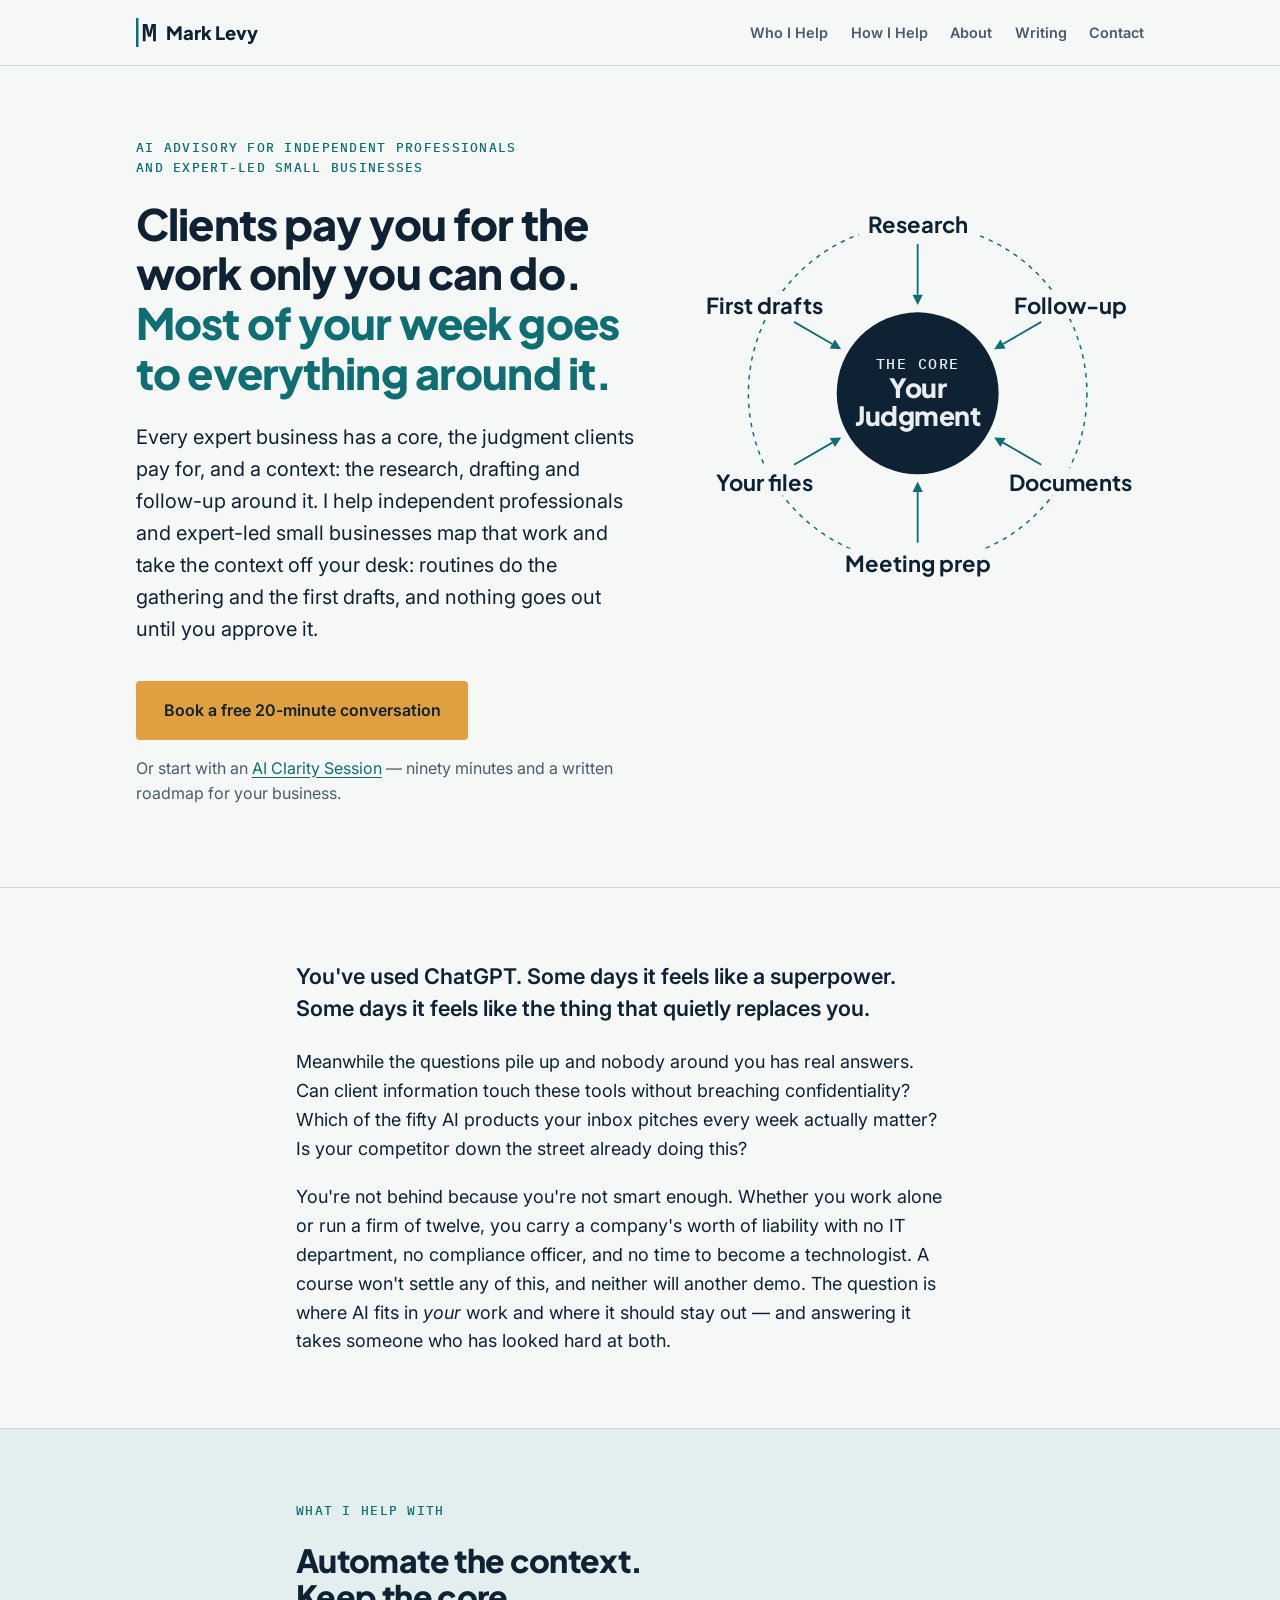
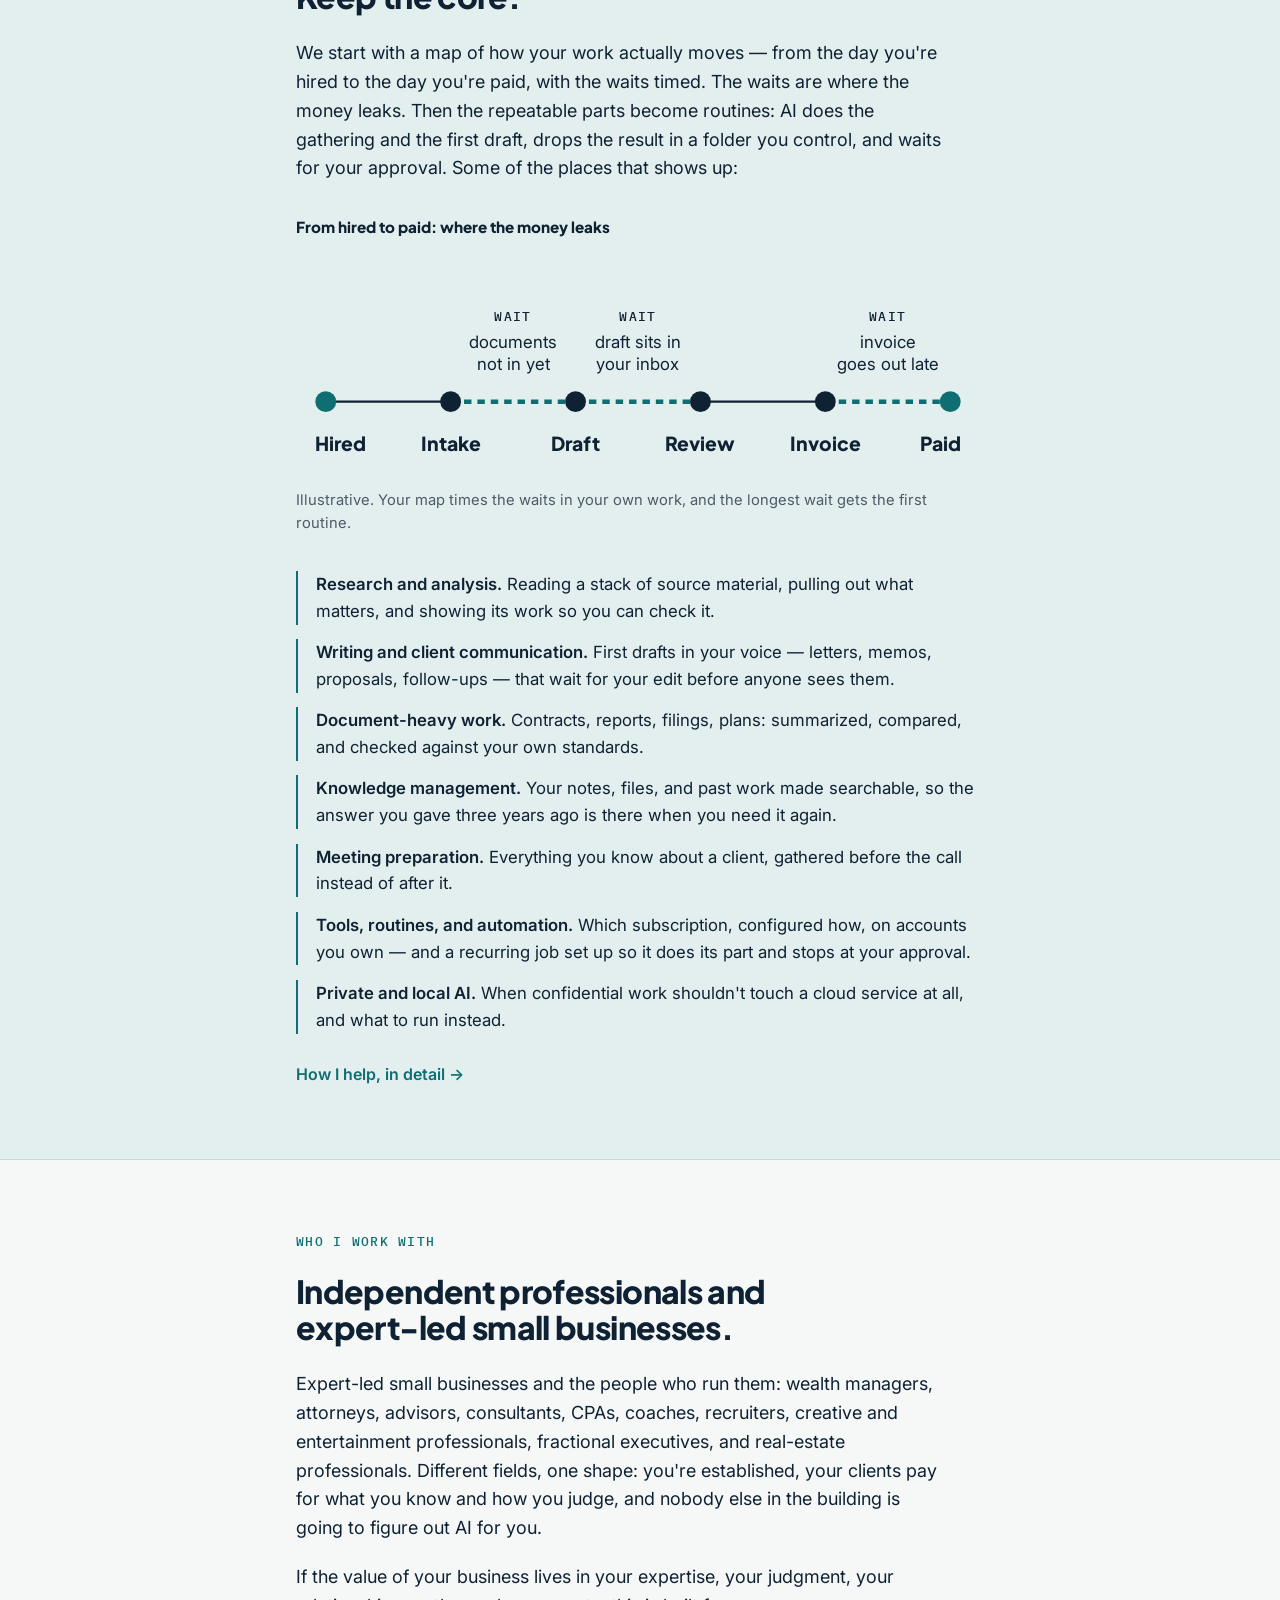
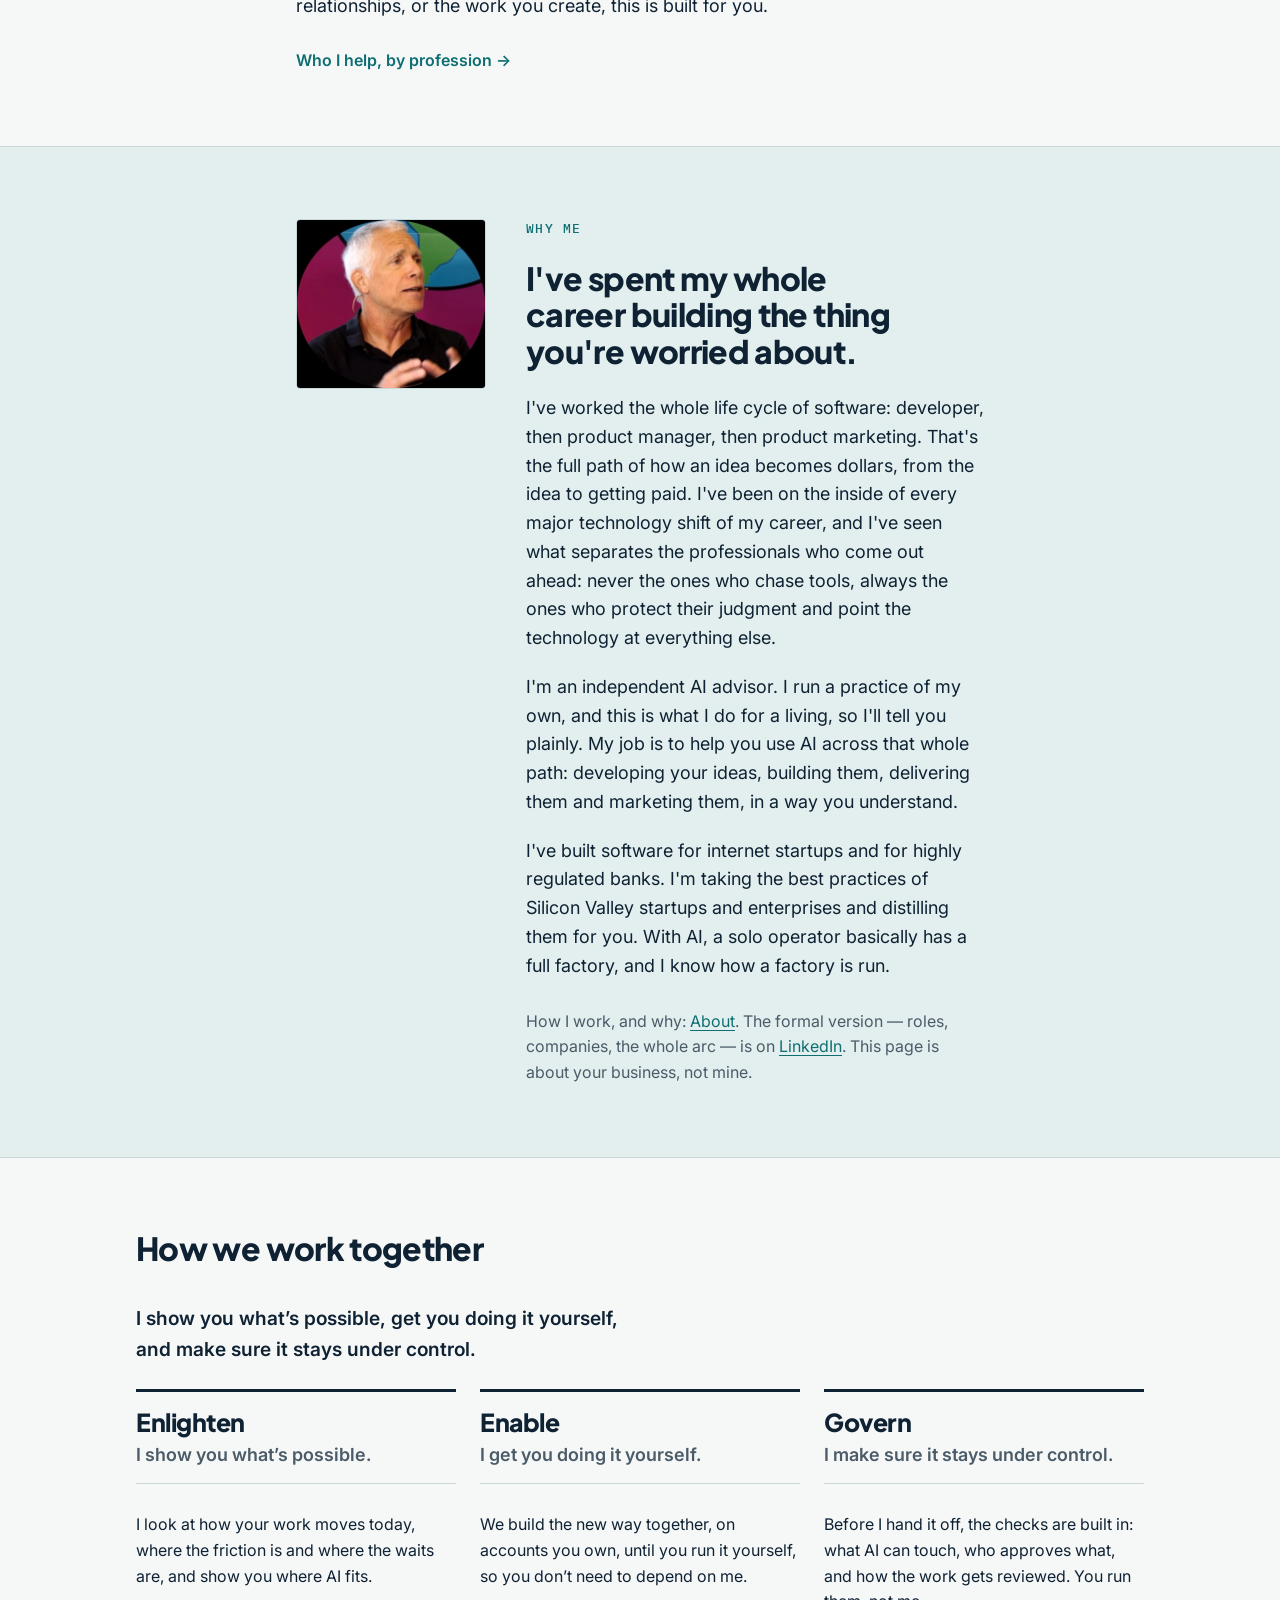
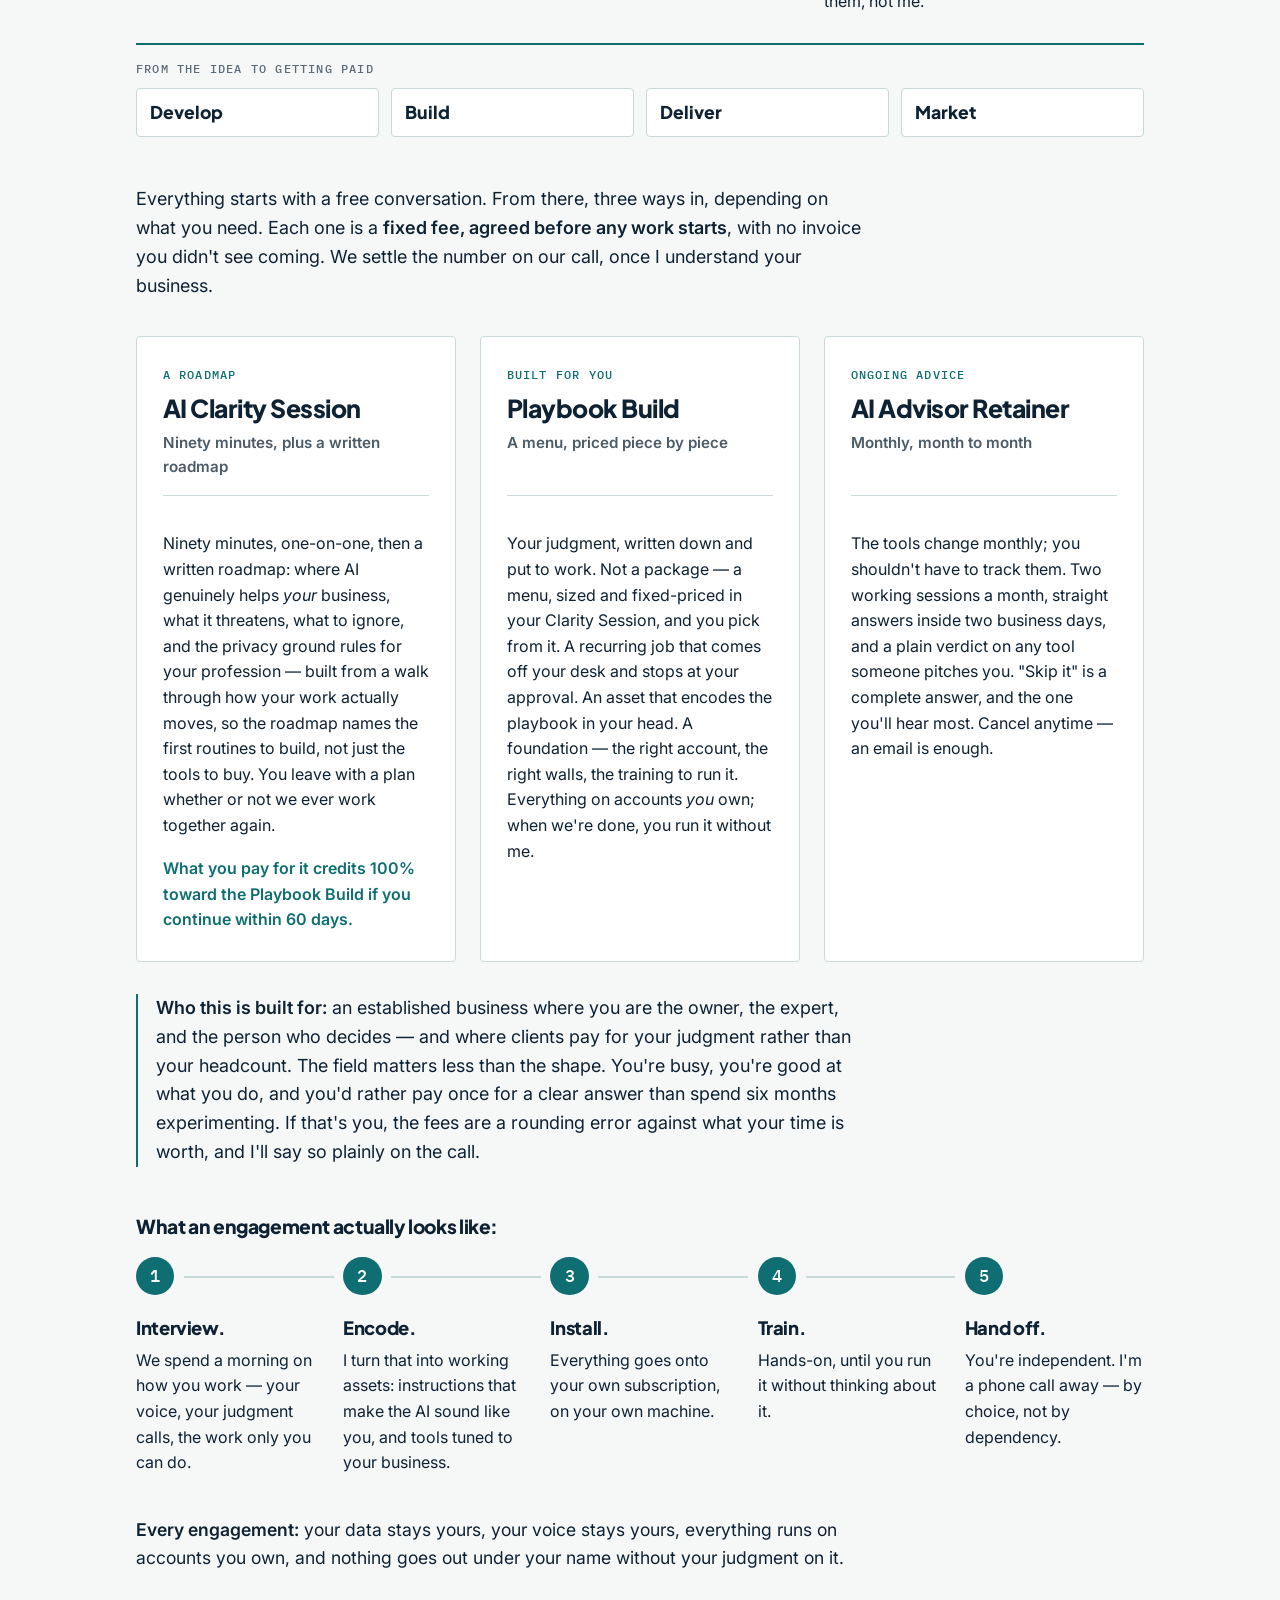
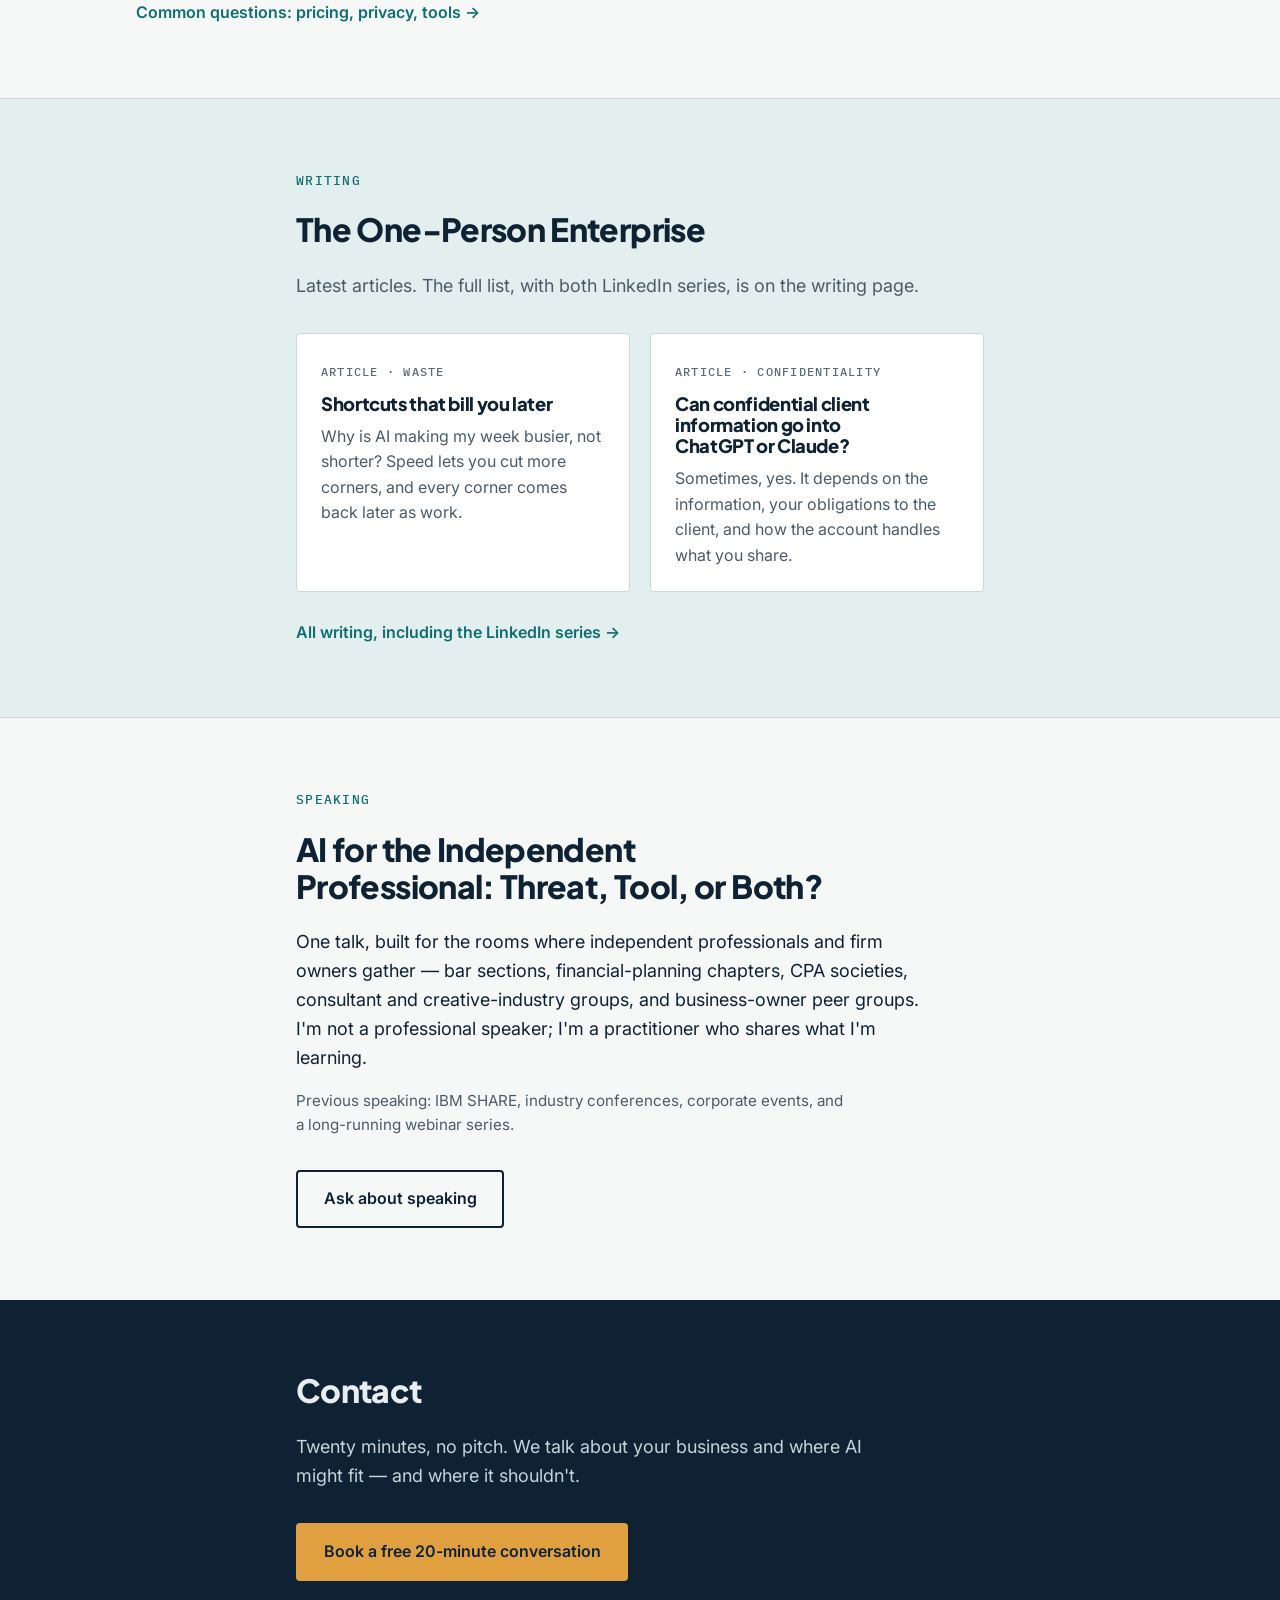
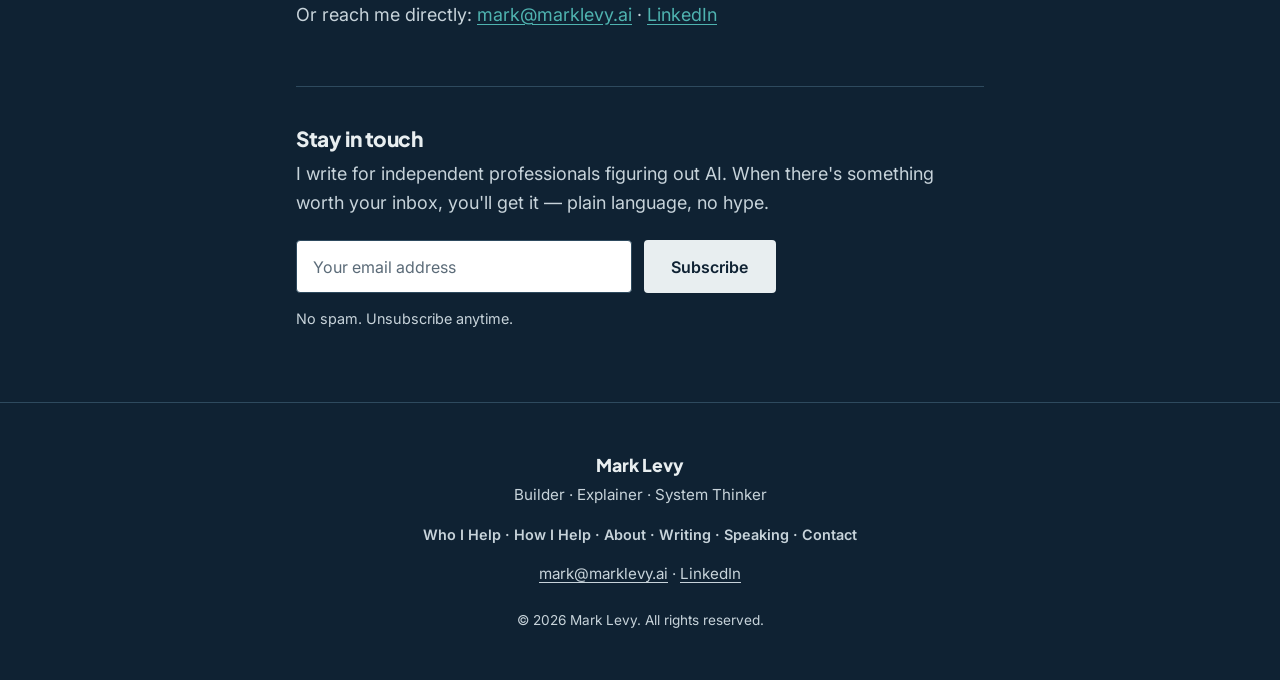
<file: index.html>
<!DOCTYPE html>
<html lang="en">
<head>
    <meta charset="UTF-8">
    <meta name="viewport" content="width=device-width, initial-scale=1.0">
    <title>AI Advisor &amp; Consultant for Independent Professionals | Mark Levy</title>
    <meta name="description" content="Practical AI advisory for independent professionals and expert-led small businesses. Where AI fits your work, set up privately, on accounts you own.">
    <meta name="theme-color" content="#F6F8F8">
    <meta property="og:title" content="AI Advisor &amp; Consultant for Independent Professionals | Mark Levy">
    <meta property="og:description" content="Practical AI advisory for independent professionals and expert-led small businesses. Where AI fits your work, set up privately, on accounts you own.">
    <meta property="og:type" content="website">
    <meta property="og:url" content="https://www.marklevy.ai/">
    <meta property="og:site_name" content="Mark Levy">
    <meta property="og:image" content="https://www.marklevy.ai/images/og/home.png">
    <meta property="og:image:width" content="1200">
    <meta property="og:image:height" content="630">
    <meta property="og:image:alt" content="Automate the context. Keep the core. A diagram of your judgment at the center, with research, drafts, follow-up, documents, meeting prep and files around it.">
    <meta name="twitter:card" content="summary_large_image">
    <meta name="twitter:title" content="AI Advisor &amp; Consultant for Independent Professionals | Mark Levy">
    <meta name="twitter:description" content="Practical AI advisory for independent professionals and expert-led small businesses. Where AI fits your work, set up privately, on accounts you own.">
    <meta name="twitter:image" content="https://www.marklevy.ai/images/og/home.png">
    <link rel="canonical" href="https://www.marklevy.ai/">
    <link rel="icon" href="/favicon.ico" sizes="32x32">
    <link rel="icon" href="/favicon.svg" type="image/svg+xml">
    <link rel="apple-touch-icon" href="/apple-touch-icon.png">
    <link rel="stylesheet" href="/styles.css">
    <script type="application/ld+json">
    {
      "@context": "https://schema.org",
      "@graph": [
        {
          "@type": "WebSite",
          "@id": "https://www.marklevy.ai/#website",
          "url": "https://www.marklevy.ai/",
          "name": "Mark Levy",
          "description": "AI advisory for independent professionals and expert-led small businesses.",
          "inLanguage": "en-US",
          "publisher": { "@id": "https://www.marklevy.ai/#mark" }
        },
        {
          "@type": "Person",
          "@id": "https://www.marklevy.ai/#mark",
          "name": "Mark Levy",
          "jobTitle": "AI Advisor and Consultant for Independent Professionals and Expert-Led Small Businesses",
          "description": "Mark Levy helps independent professionals and expert-led small businesses put AI to work — research, writing, document work, knowledge systems, and workflow design — without giving up judgment, privacy, or control.",
          "url": "https://www.marklevy.ai/",
          "image": "https://www.marklevy.ai/images/mark-levy-headshot.jpg",
          "email": "mailto:mark@marklevy.ai",
          "worksFor": { "@id": "https://www.marklevy.ai/#practice" },
          "knowsAbout": [
            "AI adoption for professional services",
            "AI workflow design",
            "Generative AI for research, writing, and document work",
            "Knowledge management and personal knowledge systems",
            "Private and local AI",
            "AI privacy and confidentiality for professionals",
            "ChatGPT and Claude for business use",
            "Software development and product management"
          ],
          "sameAs": [
            "https://www.linkedin.com/in/markolevy/",
            "https://devops.com/author/mark-levy/",
            "https://sdtimes.com/author/marklevy/"
          ]
        },
        {
          "@type": ["ProfessionalService", "Service"],
          "@id": "https://www.marklevy.ai/#practice",
          "name": "Mark Levy — AI advisory for independent professionals and expert-led small businesses",
          "url": "https://www.marklevy.ai/",
          "description": "Practical AI advisory for independent professionals and expert-led small businesses. Where AI fits your work, set up privately, on accounts you own.",
          "founder": { "@id": "https://www.marklevy.ai/#mark" },
          "provider": { "@id": "https://www.marklevy.ai/#mark" },
          "serviceType": [
            "AI advisory",
            "AI consulting for professional services",
            "AI workflow consulting",
            "AI adoption strategy",
            "AI strategy and roadmaps",
            "AI tool selection",
            "Private and local AI advisory"
          ],
          "address": {
            "@type": "PostalAddress",
            "addressLocality": "Los Angeles",
            "addressRegion": "CA",
            "addressCountry": "US"
          },
          "audience": {
            "@type": "Audience",
            "audienceType": "Independent professionals and expert-led small businesses"
          },
          "areaServed": [
            { "@type": "Country", "name": "United States" },
            { "@type": "AdministrativeArea", "name": "Southern California" }
          ]
        },
        {
          "@type": "WebPage",
          "@id": "https://www.marklevy.ai/#webpage",
          "url": "https://www.marklevy.ai/",
          "name": "AI Advisor & Consultant for Independent Professionals | Mark Levy",
          "isPartOf": { "@id": "https://www.marklevy.ai/#website" },
          "about": { "@id": "https://www.marklevy.ai/#practice" },
          "primaryImageOfPage": "https://www.marklevy.ai/images/mark-levy-headshot.jpg",
          "inLanguage": "en-US"
        }
      ]
    }
    </script>
    <link rel="preconnect" href="https://fonts.googleapis.com">
    <link rel="preconnect" href="https://fonts.gstatic.com" crossorigin>
    <link href="https://fonts.googleapis.com/css2?family=Plus+Jakarta+Sans:wght@400..800&family=Inter:wght@400;600&family=IBM+Plex+Mono:wght@500&display=swap" rel="stylesheet">
</head>
<body>
    <a class="skip-link" href="#main">Skip to content</a>

    <!-- Navigation — keep in lockstep with who-i-help/, how-i-help/, about/, _templates/page.html -->
    <nav class="nav" aria-label="Primary">
        <div class="nav-container">
            <a href="/" class="nav-logo" aria-current="page"><svg class="nav-mark" viewBox="309 235 359.31 531" aria-hidden="true" focusable="false"><rect class="nav-mark-bar" x="309" y="235" width="45" height="531"/><path fill="currentColor" transform="translate(408.98 654.79) scale(0.22949 -0.22949)" d="M908 0V868Q908 973 924 1169Q865 879 849 828L725 360H507L381 828Q352 936 305 1169L312 1069Q319 964 319 868V0H99V1349H446L581 850Q596 803 619 619Q639 774 659 849L795 1349H1130V0Z"/></svg>Mark Levy</a>
            <div class="nav-links">
                <a href="/who-i-help/">Who I Help</a>
                <a href="/how-i-help/">How I Help</a>
                <a href="/about/">About</a>
                <a href="/insights/">Writing</a>
                <a href="/#contact">Contact</a>
            </div>
        </div>
    </nav>

    <!-- Hero -->
    <header class="hero">
        <div class="container">
            <div class="hero-text">
            <!-- Category eyebrow (2026-09-01). The persona line ("Builder · Explainer · System
                 Thinker") moved to the footer: STYLE-GUIDE §2 calls it a posture, not a topic,
                 and the reader needs the category in the first line, not the persona. -->
            <p class="eyebrow">AI advisory for independent professionals and <span class="nowrap">expert-led</span> small businesses</p>
            <h1 class="hero-title">Clients pay you for the work only you can do. <span class="hero-accent">Most of your week goes to everything around it.</span></h1>
            <!-- ICP: the umbrella is "independent professionals and expert-led small businesses"
                 (positioning decision 2026-09-01, logged in business-strategy.md). Professions are
                 named on /who-i-help/ and once in the "Who I work with" block below — as examples,
                 never as the definition of the market. Do not narrow this to a vertical list and
                 do not broaden it to generic "small business." -->
            <!-- Core vs. context (Mark, 2026-09-01): the positioning is workflow analysis and
                 back-office routines, not writing help. The subhead states the promise (Mark,
                 2026-10-02): map the work, take the context off the principal's desk, nothing goes
                 out until they approve it. "Find the waste" is method and lives on /how-i-help/. Avoid
                 "outsource" (the brand line uses it as a warning) and "in the loop" (jargon). Keep
                 the task areas as examples lower on the page; never a task list here. -->
            <p class="hero-subtitle">
                Every expert business has a core, the judgment clients pay for, and a context: the
                research, drafting and follow-up around it. I help independent professionals and
                expert-led small businesses map that work and take the context off your desk:
                routines do the gathering and the first drafts, and nothing goes out until you approve it.
            </p>
            <div class="hero-cta">
                <a href="https://calendly.com/mark-marklevy/30min" class="btn btn-primary">Book a free 20-minute conversation</a>
                <p class="hero-secondary">Or start with an <a href="#how-we-work">AI Clarity Session</a> — ninety minutes and a written roadmap for your business.</p>
            </div>
            </div>
            <!-- Core vs. context figure (2026-10-02). The positioning in one picture: routines run in the
                 ring, every arrow ends at the owner's judgment. Labels mirror the subtitle; keep them in step.
                 Labels sit on the ring with a paper-colored knockout behind each one (no boxes: the ledger
                 figure's language is hairlines, type and one accent). Geometry is generated from measured
                 label widths; the viewBox is cropped to the drawing, center at (360,320). -->
            <figure class="hero-figure">
                <svg viewBox="52 56 616 528" role="img" aria-labelledby="core-title core-desc" xmlns="http://www.w3.org/2000/svg">
                    <title id="core-title">The core and the context</title>
                    <desc id="core-desc">A solid circle in the center labeled the core: your judgment. Around it, a dashed ring of six kinds of context work: research, follow-up, documents, meeting preparation, your files, and first drafts. An arrow runs from each one inward to the core, because every routine stops for your approval.</desc>
                    <circle class="core-ring" cx="360" cy="320" r="230"/>
                    <rect class="ctx-knockout" x="279.9" y="71.0" width="160.2" height="38"/>
                    <path class="ctx-spoke" d="M 360.0 117.0 L 360.0 186.0"/><polygon class="ctx-arrowhead" points="360.0,200.0 367.0,186.0 353.0,186.0"/>
                    <text class="ctx-label" x="360.0" y="90.0" text-anchor="middle" dominant-baseline="central">Research</text>
                    <rect class="ctx-knockout" x="485.7" y="181.0" width="164.2" height="38"/>
                    <path class="ctx-spoke" d="M 528.0 223.0 L 476.0 253.0"/><polygon class="ctx-arrowhead" points="463.9,260.0 479.5,259.1 472.5,246.9"/>
                    <text class="ctx-label" x="567.8" y="200.0" text-anchor="middle" dominant-baseline="central">Follow-up</text>
                    <rect class="ctx-knockout" x="474.2" y="421.0" width="187.4" height="38"/>
                    <path class="ctx-spoke" d="M 528.0 417.0 L 476.0 387.0"/><polygon class="ctx-arrowhead" points="463.9,380.0 472.5,393.1 479.5,380.9"/>
                    <text class="ctx-label" x="567.8" y="440.0" text-anchor="middle" dominant-baseline="central">Documents</text>
                    <rect class="ctx-knockout" x="256.0" y="531.0" width="208.0" height="38"/>
                    <path class="ctx-spoke" d="M 360.0 523.0 L 360.0 454.0"/><polygon class="ctx-arrowhead" points="360.0,440.0 353.0,454.0 367.0,454.0"/>
                    <text class="ctx-label" x="360.0" y="550.0" text-anchor="middle" dominant-baseline="central">Meeting prep</text>
                    <rect class="ctx-knockout" x="75.0" y="421.0" width="154.3" height="38"/>
                    <path class="ctx-spoke" d="M 192.0 417.0 L 244.0 387.0"/><polygon class="ctx-arrowhead" points="256.1,380.0 240.5,380.9 247.5,393.1"/>
                    <text class="ctx-label" x="152.2" y="440.0" text-anchor="middle" dominant-baseline="central">Your files</text>
                    <rect class="ctx-knockout" x="64.1" y="181.0" width="176.1" height="38"/>
                    <path class="ctx-spoke" d="M 192.0 223.0 L 244.0 253.0"/><polygon class="ctx-arrowhead" points="256.1,260.0 247.5,246.9 240.5,259.1"/>
                    <text class="ctx-label" x="152.2" y="200.0" text-anchor="middle" dominant-baseline="central">First drafts</text>
                    <circle class="core-disc" cx="360" cy="320" r="110"/>
                    <text class="core-kicker" x="360" y="287" text-anchor="middle">THE CORE</text>
                    <text class="core-word" x="360" y="326" text-anchor="middle">Your</text>
                    <text class="core-word" x="360" y="364" text-anchor="middle">Judgment</text>
                </svg>
            </figure>
        </div>
    </header>

    <main id="main">
    <!-- The problem -->
    <section class="problem" aria-labelledby="problem-heading">
        <div class="container">
            <h2 id="problem-heading" class="visually-hidden">The problem</h2>
            <p class="problem-lead">You've used ChatGPT. Some days it feels like a superpower. Some days it feels like the thing that quietly replaces you.</p>
            <p>
                Meanwhile the questions pile up and nobody around you has real answers.
                Can client information touch these tools without breaching confidentiality?
                Which of the fifty AI products your inbox pitches every week actually matter?
                Is your competitor down the street already doing this?
            </p>
            <p>
                You're not behind because you're not smart enough. Whether you work alone or run a
                firm of twelve, you carry a company's worth of liability with no IT department, no
                compliance officer, and no time to become a technologist. A course won't settle
                any of this, and neither will another demo. The question is where AI fits in
                <em>your</em> work and where it should stay out — and answering it takes someone who
                has looked hard at both.
            </p>
        </div>
    </section>

    <!-- What I help with -->
    <section id="what-i-help-with" class="areas">
        <div class="container">
            <p class="eyebrow">What I help with</p>
            <h2>Automate the context. Keep the core.</h2>
            <p class="areas-intro">
                We start with a map of how your work actually moves — from the day you're hired to the day you're paid, with
                the waits timed. The waits are where the money leaks. Then the repeatable parts
                become routines: AI does the gathering and the first draft, drops the result in a
                folder you control, and waits for your approval. Some of the places that shows up:
            </p>
            <figure class="home-figure">
                <p class="figure-title">From hired to paid: where the money leaks</p>
                <svg class="map-horizontal" viewBox="0 0 920 300" role="img" aria-labelledby="map-title map-desc" xmlns="http://www.w3.org/2000/svg">
                    <title id="map-title">From hired to paid</title>
                    <desc id="map-desc">One client job drawn as a line from the day you are hired to the day you are paid, through intake, draft, review and invoice. Three stretches are marked as waits: the documents are not in yet, the draft sits in your inbox, and the invoice goes out late. The waits are where the money leaks.</desc>
                    <line class="map-work" x1="40" y1="200" x2="208" y2="200"/>
                    <line class="map-wait" x1="208" y1="200" x2="376" y2="200"/>
                    <text class="map-wait-head" x="292" y="92" text-anchor="middle">WAIT</text>
                    <text class="map-wait-label" x="292" y="128" text-anchor="middle">documents</text>
                    <text class="map-wait-label" x="292" y="158" text-anchor="middle">not in yet</text>
                    <line class="map-wait" x1="376" y1="200" x2="544" y2="200"/>
                    <text class="map-wait-head" x="460" y="92" text-anchor="middle">WAIT</text>
                    <text class="map-wait-label" x="460" y="128" text-anchor="middle">draft sits in</text>
                    <text class="map-wait-label" x="460" y="158" text-anchor="middle">your inbox</text>
                    <line class="map-work" x1="544" y1="200" x2="712" y2="200"/>
                    <line class="map-wait" x1="712" y1="200" x2="880" y2="200"/>
                    <text class="map-wait-head" x="796" y="92" text-anchor="middle">WAIT</text>
                    <text class="map-wait-label" x="796" y="128" text-anchor="middle">invoice</text>
                    <text class="map-wait-label" x="796" y="158" text-anchor="middle">goes out late</text>
                    <circle class="map-node-end" cx="40" cy="200" r="14"/><text class="map-step" x="26" y="266" text-anchor="start">Hired</text>
                    <circle class="map-node" cx="208" cy="200" r="14"/><text class="map-step" x="208" y="266" text-anchor="middle">Intake</text>
                    <circle class="map-node" cx="376" cy="200" r="14"/><text class="map-step" x="376" y="266" text-anchor="middle">Draft</text>
                    <circle class="map-node" cx="544" cy="200" r="14"/><text class="map-step" x="544" y="266" text-anchor="middle">Review</text>
                    <circle class="map-node" cx="712" cy="200" r="14"/><text class="map-step" x="712" y="266" text-anchor="middle">Invoice</text>
                    <circle class="map-node-end" cx="880" cy="200" r="14"/><text class="map-step" x="894" y="266" text-anchor="end">Paid</text>
                </svg>
                <svg class="map-vertical" viewBox="0 0 360 488" aria-hidden="true" xmlns="http://www.w3.org/2000/svg">
                    <line class="map-work" x1="24" y1="24" x2="24" y2="112"/>
                    <line class="map-wait" x1="24" y1="112" x2="24" y2="200"/>
                    <text class="map-wait-head map-v-head" x="150" y="152">WAIT</text><text class="map-wait-label map-v-label" x="150" y="174">documents not in yet</text>
                    <line class="map-wait" x1="24" y1="200" x2="24" y2="288"/>
                    <text class="map-wait-head map-v-head" x="150" y="240">WAIT</text><text class="map-wait-label map-v-label" x="150" y="262">draft sits in your inbox</text>
                    <line class="map-work" x1="24" y1="288" x2="24" y2="376"/>
                    <line class="map-wait" x1="24" y1="376" x2="24" y2="464"/>
                    <text class="map-wait-head map-v-head" x="150" y="416">WAIT</text><text class="map-wait-label map-v-label" x="150" y="438">invoice goes out late</text>
                    <circle class="map-node-end" cx="24" cy="24" r="11"/><text class="map-step map-v-step" x="52" y="31">Hired</text>
                    <circle class="map-node" cx="24" cy="112" r="11"/><text class="map-step map-v-step" x="52" y="119">Intake</text>
                    <circle class="map-node" cx="24" cy="200" r="11"/><text class="map-step map-v-step" x="52" y="207">Draft</text>
                    <circle class="map-node" cx="24" cy="288" r="11"/><text class="map-step map-v-step" x="52" y="295">Review</text>
                    <circle class="map-node" cx="24" cy="376" r="11"/><text class="map-step map-v-step" x="52" y="383">Invoice</text>
                    <circle class="map-node-end" cx="24" cy="464" r="11"/><text class="map-step map-v-step" x="52" y="471">Paid</text>
                </svg>
                <figcaption>Illustrative. Your map times the waits in your own work, and the longest wait gets the first routine.</figcaption>
            </figure>
            <ul class="areas-list">
                <li><strong>Research and analysis.</strong> Reading a stack of source material, pulling out what matters, and showing its work so you can check it.</li>
                <li><strong>Writing and client communication.</strong> First drafts in your voice — letters, memos, proposals, follow-ups — that wait for your edit before anyone sees them.</li>
                <li><strong>Document-heavy work.</strong> Contracts, reports, filings, plans: summarized, compared, and checked against your own standards.</li>
                <li><strong>Knowledge management.</strong> Your notes, files, and past work made searchable, so the answer you gave three years ago is there when you need it again.</li>
                <li><strong>Meeting preparation.</strong> Everything you know about a client, gathered before the call instead of after it.</li>
                <li><strong>Tools, routines, and automation.</strong> Which subscription, configured how, on accounts you own — and a recurring job set up so it does its part and stops at your approval.</li>
                <li><strong>Private and local AI.</strong> When confidential work shouldn't touch a cloud service at all, and what to run instead.</li>
            </ul>
            <p class="section-link"><a href="/how-i-help/">How I help, in detail →</a></p>
        </div>
    </section>

    <!-- Who I work with -->
    <section id="who-i-work-with" class="who">
        <div class="container">
            <p class="eyebrow">Who I work with</p>
            <h2>Independent professionals and expert-led small businesses.</h2>
            <p>
                Expert-led small businesses and the people who run them: wealth managers,
                attorneys, advisors, consultants, CPAs, coaches, recruiters, creative and
                entertainment professionals, fractional executives, and real-estate professionals.
                Different fields, one shape:
                you're established, your clients pay for what you know and how you judge, and nobody
                else in the building is going to figure out AI for you.
            </p>
            <p>
                If the value of your business lives in your expertise, your judgment, your
                relationships, or the work you create, this is built for you.
            </p>
            <p class="section-link"><a href="/who-i-help/">Who I help, by profession →</a></p>
        </div>
    </section>

    <!-- Why me -->
    <section id="about" class="about">
        <div class="container">
            <div class="about-grid">
                <div class="about-photo">
                    <img src="/images/mark-levy-headshot-380.jpg" alt="Portrait of Mark Levy" class="headshot" width="380" height="340" loading="lazy" decoding="async">
                </div>
                <div class="about-text">
                    <p class="eyebrow">Why me</p>
                    <h2>I've spent my whole career building the thing you're worried about.</h2>
                    <p>
                        I've worked the whole life cycle of software: developer, then product
                        manager, then product marketing. That's the full path of how an idea becomes
                        dollars, from the idea to getting paid. I've been on the inside of every
                        major technology shift of my career, and I've seen what separates the
                        professionals who come out ahead: never the ones who chase tools, always the
                        ones who protect their judgment and point the technology at everything else.
                    </p>
                    <p>
                        I'm an independent AI advisor. I run a practice of my own, and this is what I
                        do for a living, so I'll tell you plainly. My job is to help you use AI
                        across that whole path: developing your ideas, building them, delivering them
                        and marketing them, in a way you understand.
                    </p>
                    <!-- 2026-11-21 (Mark): the governance close is gone; governance never leads.
                         Disarm, never credential: no titles, no certs, no client names. -->
                    <p>
                        I've built software for internet startups and for highly regulated banks.
                        I'm taking the best practices of Silicon Valley startups and enterprises and
                        distilling them for you. With AI, a solo operator basically has a full
                        factory, and I know how a factory is run.
                    </p>
                    <!-- Credentials pointer. STYLE-GUIDE §2: the LinkedIn profile carries the formal
                         credentials so the page never has to. Disarm, then hand off — do not expand
                         this into a résumé block. -->
                    <p class="about-more">
                        How I work, and why: <a href="/about/">About</a>. The formal version — roles,
                        companies, the whole arc — is on
                        <a href="https://www.linkedin.com/in/markolevy/" target="_blank" rel="noopener">LinkedIn</a>.
                        This page is about your business, not mine.
                    </p>
                </div>
            </div>
        </div>
    </section>

    <!-- How we work together -->
    <section id="how-we-work" class="packages">
        <div class="container">
            <h2>How we work together</h2>
            <!-- Enlighten, Enable, Govern (2026-11-21): the story of an engagement, not a label on the
                 offers, which can be bought in any order. Govern is always third. -->
            <div class="eeg">
                <p class="eeg-lead">I show you what&rsquo;s possible, get you doing it yourself, and make sure it stays under control.</p>
                <div class="eeg-grid">
                    <div class="eeg-step">
                        <h3>Enlighten</h3>
                        <p class="eeg-plain">I show you what&rsquo;s possible.</p>
                        <p class="eeg-body">I look at how your work moves today, where the friction is and where the waits are, and show you where AI fits.</p>
                    </div>
                    <div class="eeg-step">
                        <h3>Enable</h3>
                        <p class="eeg-plain">I get you doing it yourself.</p>
                        <p class="eeg-body">We build the new way together, on accounts you own, until you run it yourself, so you don&rsquo;t need to depend on me.</p>
                    </div>
                    <div class="eeg-step">
                        <h3>Govern</h3>
                        <p class="eeg-plain">I make sure it stays under control.</p>
                        <p class="eeg-body">Before I hand it off, the checks are built in: what AI can touch, who approves what, and how the work gets reviewed. You run them, not me.</p>
                    </div>
                </div>
                <div class="eeg-stages" aria-label="Where it applies">
                    <p class="eeg-stages-head">From the idea to getting paid</p>
                    <ol>
                        <li>Develop</li><li>Build</li><li>Deliver</li><li>Market</li>
                    </ol>
                </div>
            </div>
            <p class="packages-intro">
                Everything starts with a free conversation. From there, three ways in, depending on
                what you need. Each one is a
                <strong>fixed fee, agreed before any work starts</strong>, with no invoice you didn't see coming. We settle the number on our call,
                once I understand your business.
            </p>
            <div class="package-grid">
                <div class="package-card">
                    <p class="package-step">A roadmap</p>
                    <h3>AI Clarity Session</h3>
                    <p class="package-shape">Ninety minutes, plus a written roadmap</p>
                    <p>
                        Ninety minutes, one-on-one, then a written roadmap: where AI genuinely helps
                        <em>your</em> business, what it threatens, what to ignore, and the privacy
                        ground rules for your profession — built from a walk through how your work
                        actually moves, so the roadmap names the first routines to build, not just
                        the tools to buy. You leave with a plan whether or not we ever work together
                        again.
                    </p>
                    <p class="package-note">What you pay for it credits 100% toward the Playbook Build if you continue within 60 days.</p>
                </div>
                <div class="package-card">
                    <p class="package-step">Built for you</p>
                    <h3>Playbook Build</h3>
                    <p class="package-shape">A menu, priced piece by piece</p>
                    <p>
                        Your judgment, written down and put to work. Not a package — a menu, sized and
                        fixed-priced in your Clarity Session, and you pick from it. A recurring job that
                        comes off your desk and stops at your approval. An asset that encodes the
                        playbook in your head. A foundation — the right account, the right walls, the
                        training to run it. Everything on accounts <em>you</em> own; when we're done,
                        you run it without me.
                    </p>
                </div>
                <div class="package-card">
                    <p class="package-step">Ongoing advice</p>
                    <h3>AI Advisor Retainer</h3>
                    <p class="package-shape">Monthly, month to month</p>
                    <p>
                        The tools change monthly; you shouldn't have to track them.
                        Two working sessions a month, straight answers inside two business days, and
                        a plain verdict on any tool someone pitches you. "Skip it" is a complete
                        answer, and the one you'll hear most. Cancel anytime — an email is enough.
                    </p>
                </div>
            </div>
            <p class="packages-fit">
                <strong>Who this is built for:</strong> an established business where you are the
                owner, the expert, and the person who decides — and where clients pay for your
                judgment rather than your headcount. The field matters less than the shape. You're
                busy, you're good at what you do, and you'd rather pay once for a clear answer than
                spend six months experimenting. If that's you, the fees are a rounding error against
                what your time is worth, and I'll say so plainly on the call.
            </p>
            <div class="engagement-arc">
                <h3>What an engagement actually looks like:</h3>
                <ol class="arc-steps">
                    <li><strong>Interview.</strong> We spend a morning on how you work — your voice, your judgment calls, the work only you can do.</li>
                    <li><strong>Encode.</strong> I turn that into working assets: instructions that make the AI sound like you, and tools tuned to your business.</li>
                    <li><strong>Install.</strong> Everything goes onto your own subscription, on your own machine.</li>
                    <li><strong>Train.</strong> Hands-on, until you run it without thinking about it.</li>
                    <li><strong>Hand off.</strong> You're independent. I'm a phone call away — by choice, not by dependency.</li>
                </ol>
            </div>
            <p class="packages-promise">
                <strong>Every engagement:</strong> your data stays yours, your voice stays yours,
                everything runs on accounts you own, and nothing goes out under your name without
                your judgment on it.
            </p>
            <!-- FAQ moved to /how-i-help/#faq (2026-10-02) to halve the homepage. -->
            <p class="section-link"><a href="/how-i-help/#faq">Common questions: pricing, privacy, tools →</a></p>
        </div>
    </section>

    <!-- PROOF SECTION REMOVED 2026-08-31. Two client-derived bullets came out first under the
         client-proof rule; the one remaining bullet was a credentials pointer that now lives at
         the end of "Why me," so a section headed "Proof" contained no proof. Silent beats thin.

         BEFORE REBUILDING THIS SECTION, read business-strategy.md §2 — the client-proof rule bars
         client names AND anonymized archetypes in public positioning without explicit written
         sign-off. A single-client composite is still an identifiable archetype to anyone in that
         client's orbit; that is exactly why the originals came out. Replacement proof must be
         METHOD-based (a redacted sample roadmap, the data-boundary template), not outcome-based.
         The .proof / .proof-list styles are left in styles.css for that rebuild. -->

    <!-- Writing -->
    <section id="writing" class="writing">
        <div class="container">
            <p class="eyebrow">Writing</p>
            <h2>The One-Person Enterprise</h2>
            <p class="writing-intro">Latest articles. The full list, with both LinkedIn series, is on the writing page.</p>
            <!-- Two newest articles only (2026-10-02). The full list, LinkedIn post cards included, lives on
                 /insights/ — add new cards there and rotate these two. -->
            <div class="articles-grid">
                <a href="/insights/shortcuts-that-bill-you-later/" class="article-card">
                    <span class="article-date">Article · Waste</span>
                    <h3>Shortcuts that bill you later</h3>
                    <p>Why is AI making my week busier, not shorter? Speed lets you cut more corners, and every corner comes back later as work.</p>
                </a>
                <a href="/insights/confidential-client-information-chatgpt-claude/" class="article-card">
                    <span class="article-date">Article · Confidentiality</span>
                    <h3>Can confidential client information go into ChatGPT or Claude?</h3>
                    <p>Sometimes, yes. It depends on the information, your obligations to the client, and how the account handles what you share.</p>
                </a>
            </div>
            <p class="section-link"><a href="/insights/">All writing, including the LinkedIn series →</a></p>
        </div>
    </section>

    <!-- Speaking -->
    <section id="speaking" class="speaking">
        <div class="container">
            <p class="eyebrow">Speaking</p>
            <h2>AI for the Independent Professional: Threat, Tool, or Both?</h2>
            <p>
                One talk, built for the rooms where independent professionals and firm owners
                gather — bar sections, financial-planning chapters, CPA societies, consultant and
                creative-industry groups, and business-owner peer groups. I'm not a professional
                speaker; I'm a practitioner who shares what I'm learning.
            </p>
            <p class="speaking-prior">Previous speaking: IBM SHARE, industry conferences, corporate events, and a long-running webinar series.</p>
            <!--email_off--><a href="mailto:mark@marklevy.ai?subject=Speaking%20Inquiry" class="btn btn-outline">Ask about speaking</a><!--/email_off-->
        </div>
    </section>

    <!-- Contact / Stay in touch -->
    <section id="contact" class="contact">
        <div class="container">
            <h2>Contact</h2>
            <p class="contact-lead">Twenty minutes, no pitch. We talk about your business and where AI might fit — and where it shouldn't.</p>
            <div class="contact-cta">
                <a href="https://calendly.com/mark-marklevy/30min" class="btn btn-primary">Book a free 20-minute conversation</a>
            </div>
            <p class="contact-alt">
                Or reach me directly: <!--email_off--><a href="mailto:mark@marklevy.ai">mark@marklevy.ai</a><!--/email_off--> ·
                <a href="https://www.linkedin.com/in/markolevy/" target="_blank" rel="noopener">LinkedIn</a>
            </p>

            <div class="newsletter">
                <h3>Stay in touch</h3>
                <!-- No cadence promise until the newsletter actually ships (Mark, 2026-09-01).
                     The Buttondown account is live and capturing; "Weekly" was the overclaim. -->
                <p>I write for independent professionals figuring out AI. When there's something worth your inbox, you'll get it — plain language, no hype.</p>
                <form id="signup-form" action="https://buttondown.com/api/emails/embed-subscribe/marklevy" method="post" target="_blank">
                    <input type="email" name="email" placeholder="Your email address" aria-label="Email address" autocomplete="email" required>
                    <button type="submit" class="btn btn-primary">Subscribe</button>
                </form>
                <p class="form-disclaimer">No spam. Unsubscribe anytime.</p>
            </div>
        </div>
    </section>
    </main>

    <!-- Footer — keep in lockstep with who-i-help/, how-i-help/, about/, _templates/page.html -->
    <footer class="footer">
        <div class="container">
            <p class="footer-logo">Mark Levy</p>
            <p class="footer-persona">Builder · Explainer · System Thinker</p>
            <nav class="footer-nav" aria-label="Footer">
                <a href="/who-i-help/">Who I Help</a> ·
                <a href="/how-i-help/">How I Help</a> ·
                <a href="/about/">About</a> ·
                <a href="/insights/">Writing</a> ·
                <a href="/#speaking">Speaking</a> ·
                <a href="/#contact">Contact</a>
            </nav>
            <p class="footer-links">
                <!--email_off--><a href="mailto:mark@marklevy.ai">mark@marklevy.ai</a><!--/email_off--> ·
                <a href="https://www.linkedin.com/in/markolevy/" target="_blank" rel="noopener">LinkedIn</a>
            </p>
            <p class="footer-copyright">&copy; 2026 Mark Levy. All rights reserved.</p>
        </div>
    </footer>
</body>
</html>
</file>
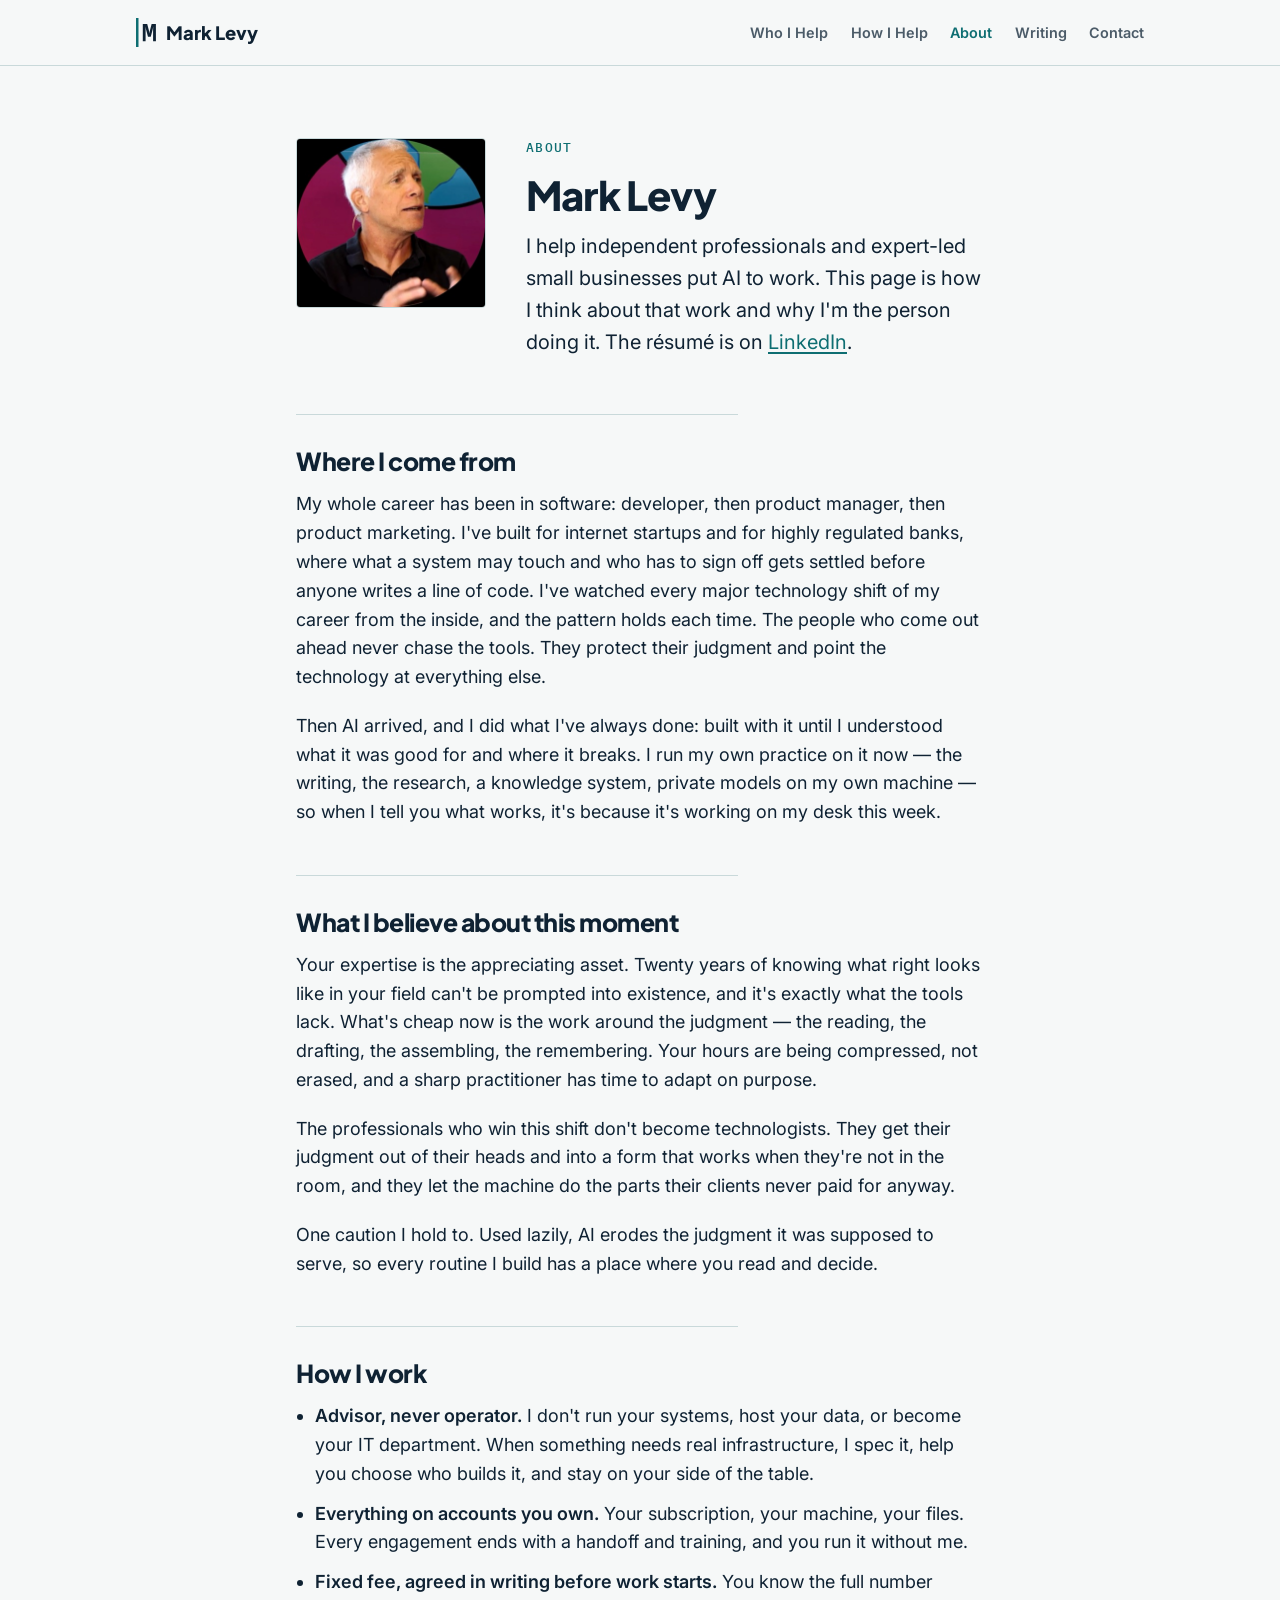
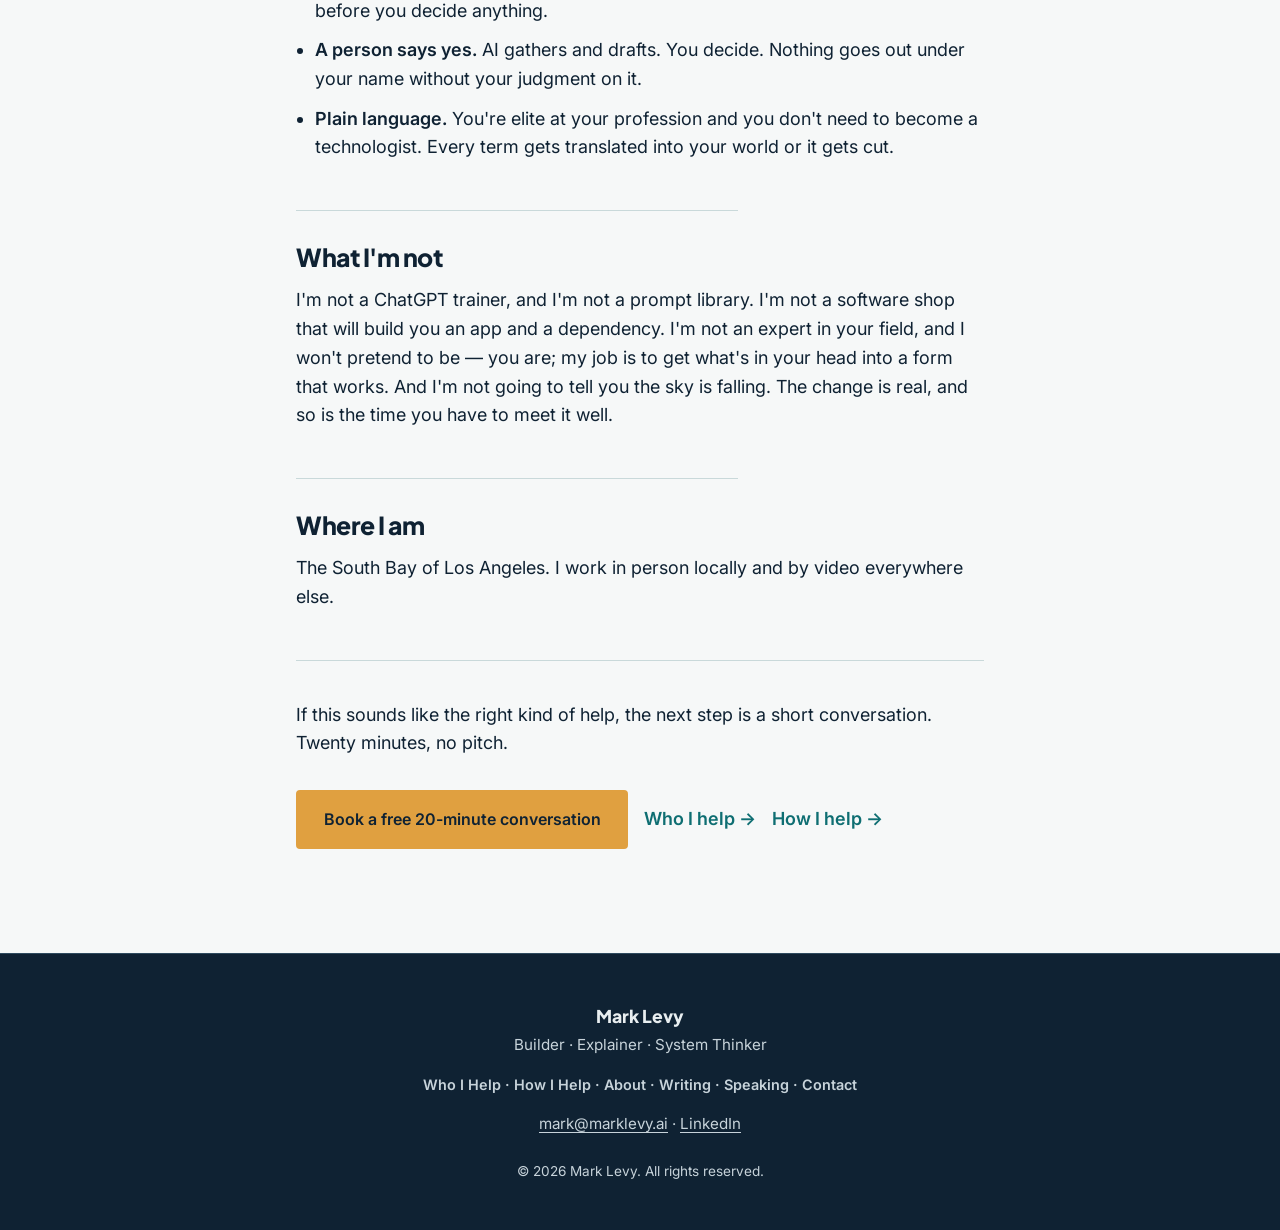
<file: about/index.html>
<!DOCTYPE html>
<html lang="en">
<head>
    <meta charset="UTF-8">
    <meta name="viewport" content="width=device-width, initial-scale=1.0">
    <title>About Mark Levy — AI Advisor for Independent Professionals</title>
    <meta name="description" content="Mark Levy: a career in software, from developer to product manager to product marketing, now helping independent professionals and expert-led small businesses put AI to work.">
    <meta name="theme-color" content="#F6F8F8">
    <meta property="og:title" content="About Mark Levy — AI Advisor for Independent Professionals">
    <meta property="og:description" content="Mark Levy: a career in software, from developer to product manager to product marketing, now helping independent professionals and expert-led small businesses put AI to work.">
    <meta property="og:type" content="profile">
    <meta property="og:url" content="https://www.marklevy.ai/about/">
    <meta property="og:site_name" content="Mark Levy">
    <meta property="og:image" content="https://www.marklevy.ai/images/mark-levy-headshot.jpg">
    <meta property="og:image:width" content="2048">
    <meta property="og:image:height" content="1834">
    <meta property="og:image:alt" content="Portrait of Mark Levy">
    <meta name="twitter:card" content="summary_large_image">
    <meta name="twitter:title" content="About Mark Levy — AI Advisor for Independent Professionals">
    <meta name="twitter:description" content="Mark Levy: a career in software, from developer to product manager to product marketing, now helping independent professionals and expert-led small businesses put AI to work.">
    <meta name="twitter:image" content="https://www.marklevy.ai/images/mark-levy-headshot.jpg">
    <link rel="canonical" href="https://www.marklevy.ai/about/">
    <link rel="icon" href="/favicon.ico" sizes="32x32">
    <link rel="icon" href="/favicon.svg" type="image/svg+xml">
    <link rel="apple-touch-icon" href="/apple-touch-icon.png">
    <link rel="stylesheet" href="/styles.css">
    <link rel="preconnect" href="https://fonts.googleapis.com">
    <link rel="preconnect" href="https://fonts.gstatic.com" crossorigin>
    <link href="https://fonts.googleapis.com/css2?family=Plus+Jakarta+Sans:wght@400..800&family=Inter:wght@400;600&family=IBM+Plex+Mono:wght@500&display=swap" rel="stylesheet">
    <script type="application/ld+json">
    {
      "@context": "https://schema.org",
      "@graph": [
        {
          "@type": "AboutPage",
          "@id": "https://www.marklevy.ai/about/#webpage",
          "url": "https://www.marklevy.ai/about/",
          "name": "About Mark Levy",
          "description": "Mark Levy: a career in software, from developer to product manager to product marketing, now helping independent professionals and expert-led small businesses put AI to work.",
          "isPartOf": { "@id": "https://www.marklevy.ai/#website" },
          "mainEntity": { "@id": "https://www.marklevy.ai/#mark" },
          "dateModified": "2026-11-21",
          "inLanguage": "en-US"
        },
        {
          "@type": "Person",
          "@id": "https://www.marklevy.ai/#mark",
          "name": "Mark Levy",
          "jobTitle": "AI Advisor and Consultant for Independent Professionals and Expert-Led Small Businesses",
          "url": "https://www.marklevy.ai/",
          "image": "https://www.marklevy.ai/images/mark-levy-headshot.jpg",
          "sameAs": [
            "https://www.linkedin.com/in/markolevy/",
            "https://devops.com/author/mark-levy/",
            "https://sdtimes.com/author/marklevy/"
          ]
        },
        {
          "@type": "BreadcrumbList",
          "itemListElement": [
            { "@type": "ListItem", "position": 1, "name": "Home", "item": "https://www.marklevy.ai/" },
            { "@type": "ListItem", "position": 2, "name": "About", "item": "https://www.marklevy.ai/about/" }
          ]
        }
      ]
    }
    </script>
</head>
<body>
    <a class="skip-link" href="#main">Skip to content</a>

    <!-- Navigation — keep in lockstep with index.html -->
    <nav class="nav" aria-label="Primary">
        <div class="nav-container">
            <a href="/" class="nav-logo"><svg class="nav-mark" viewBox="309 235 359.31 531" aria-hidden="true" focusable="false"><rect class="nav-mark-bar" x="309" y="235" width="45" height="531"/><path fill="currentColor" transform="translate(408.98 654.79) scale(0.22949 -0.22949)" d="M908 0V868Q908 973 924 1169Q865 879 849 828L725 360H507L381 828Q352 936 305 1169L312 1069Q319 964 319 868V0H99V1349H446L581 850Q596 803 619 619Q639 774 659 849L795 1349H1130V0Z"/></svg>Mark Levy</a>
            <div class="nav-links">
                <a href="/who-i-help/">Who I Help</a>
                <a href="/how-i-help/">How I Help</a>
                <a href="/about/" aria-current="page">About</a>
                <a href="/insights/">Writing</a>
                <a href="/#contact">Contact</a>
            </div>
        </div>
    </nav>

    <main id="main">
    <article class="page">
        <div class="container">
            <div class="about-grid about-grid-page">
                <div class="about-photo">
                    <img src="/images/mark-levy-headshot-380.jpg" alt="Portrait of Mark Levy" class="headshot" width="380" height="340" decoding="async">
                </div>
                <div class="about-text">
                    <p class="eyebrow">About</p>
                    <h1>Mark Levy</h1>
                    <p class="page-lead">
                        I help independent professionals and expert-led small businesses put AI to
                        work. This page is how I think about that work and why I'm the person doing
                        it. The résumé is on
                        <a href="https://www.linkedin.com/in/markolevy/" target="_blank" rel="noopener">LinkedIn</a>.
                    </p>
                </div>
            </div>

            <!-- Disarm, don't credential. Range and discipline only — never titles,
                 certifications, client names, or a company list. The résumé lives on LinkedIn. -->

            <h2 id="background">Where I come from</h2>
            <p>
                My whole career has been in software: developer, then product manager, then
                product marketing. I've built for internet
                startups and for highly regulated banks, where what a system may touch and who has
                to sign off gets settled before anyone writes a line of code. I've watched every
                major technology shift of my career from the inside, and the pattern holds each
                time. The people who come out ahead never chase the tools. They protect their
                judgment and point the technology at everything else.
            </p>
            <p>
                Then AI arrived, and I did what I've always done: built with it until I understood
                what it was good for and where it breaks. I run my own practice on it now — the
                writing, the research, a knowledge system, private models on my own machine — so
                when I tell you what works, it's because it's working on my desk this week.
            </p>

            <h2 id="perspective">What I believe about this moment</h2>
            <p>
                Your expertise is the appreciating asset. Twenty years of knowing what right looks
                like in your field can't be prompted into existence, and it's exactly what the
                tools lack. What's cheap now is the work around the judgment — the reading, the
                drafting, the assembling, the remembering. Your hours are being compressed, not
                erased, and a sharp practitioner has time to adapt on purpose.
            </p>
            <p>
                The professionals who win this shift don't become technologists. They get their
                judgment out of their heads and into a form that works when they're not in the
                room, and they let the machine do the parts their clients never paid for anyway.
            </p>
            <p>
                One caution I hold to. Used lazily, AI erodes the judgment it was supposed to
                serve, so every routine I build has a place where you read and decide.
            </p>

            <h2 id="how-i-work">How I work</h2>
            <ul>
                <li><strong>Advisor, never operator.</strong> I don't run your systems, host your data, or become your IT department. When something needs real infrastructure, I spec it, help you choose who builds it, and stay on your side of the table.</li>
                <li><strong>Everything on accounts you own.</strong> Your subscription, your machine, your files. Every engagement ends with a handoff and training, and you run it without me.</li>
                <li><strong>Fixed fee, agreed in writing before work starts.</strong> You know the full number before you decide anything.</li>
                <li><strong>A person says yes.</strong> AI gathers and drafts. You decide. Nothing goes out under your name without your judgment on it.</li>
                <li><strong>Plain language.</strong> You're elite at your profession and you don't need to become a technologist. Every term gets translated into your world or it gets cut.</li>
            </ul>

            <h2 id="what-im-not">What I'm not</h2>
            <p>
                I'm not a ChatGPT trainer, and I'm not a prompt library. I'm not a software shop
                that will build you an app and a dependency. I'm not an expert in your field, and
                I won't pretend to be — you are; my job is to get what's in your head into a form
                that works. And I'm not going to tell you the sky is falling. The change is real,
                and so is the time you have to meet it well.
            </p>

            <h2 id="where">Where I am</h2>
            <p>
                The South Bay of Los Angeles. I work in person locally and by video everywhere else.
            </p>

            <div class="page-closer">
                <p>If this sounds like the right kind of help, the next step is a short conversation. Twenty minutes, no pitch.</p>
                <div class="page-cta">
                    <a href="https://calendly.com/mark-marklevy/30min" class="btn btn-primary">Book a free 20-minute conversation</a>
                    <a href="/who-i-help/">Who I help →</a>
                    <a href="/how-i-help/">How I help →</a>
                </div>
            </div>
        </div>
    </article>
    </main>

    <!-- Footer — keep in lockstep with index.html -->
    <footer class="footer">
        <div class="container">
            <p class="footer-logo">Mark Levy</p>
            <p class="footer-persona">Builder · Explainer · System Thinker</p>
            <nav class="footer-nav" aria-label="Footer">
                <a href="/who-i-help/">Who I Help</a> ·
                <a href="/how-i-help/">How I Help</a> ·
                <a href="/about/">About</a> ·
                <a href="/insights/">Writing</a> ·
                <a href="/#speaking">Speaking</a> ·
                <a href="/#contact">Contact</a>
            </nav>
            <p class="footer-links">
                <!--email_off--><a href="mailto:mark@marklevy.ai">mark@marklevy.ai</a><!--/email_off--> ·
                <a href="https://www.linkedin.com/in/markolevy/" target="_blank" rel="noopener">LinkedIn</a>
            </p>
            <p class="footer-copyright">&copy; 2026 Mark Levy. All rights reserved.</p>
        </div>
    </footer>
</body>
</html>
</file>
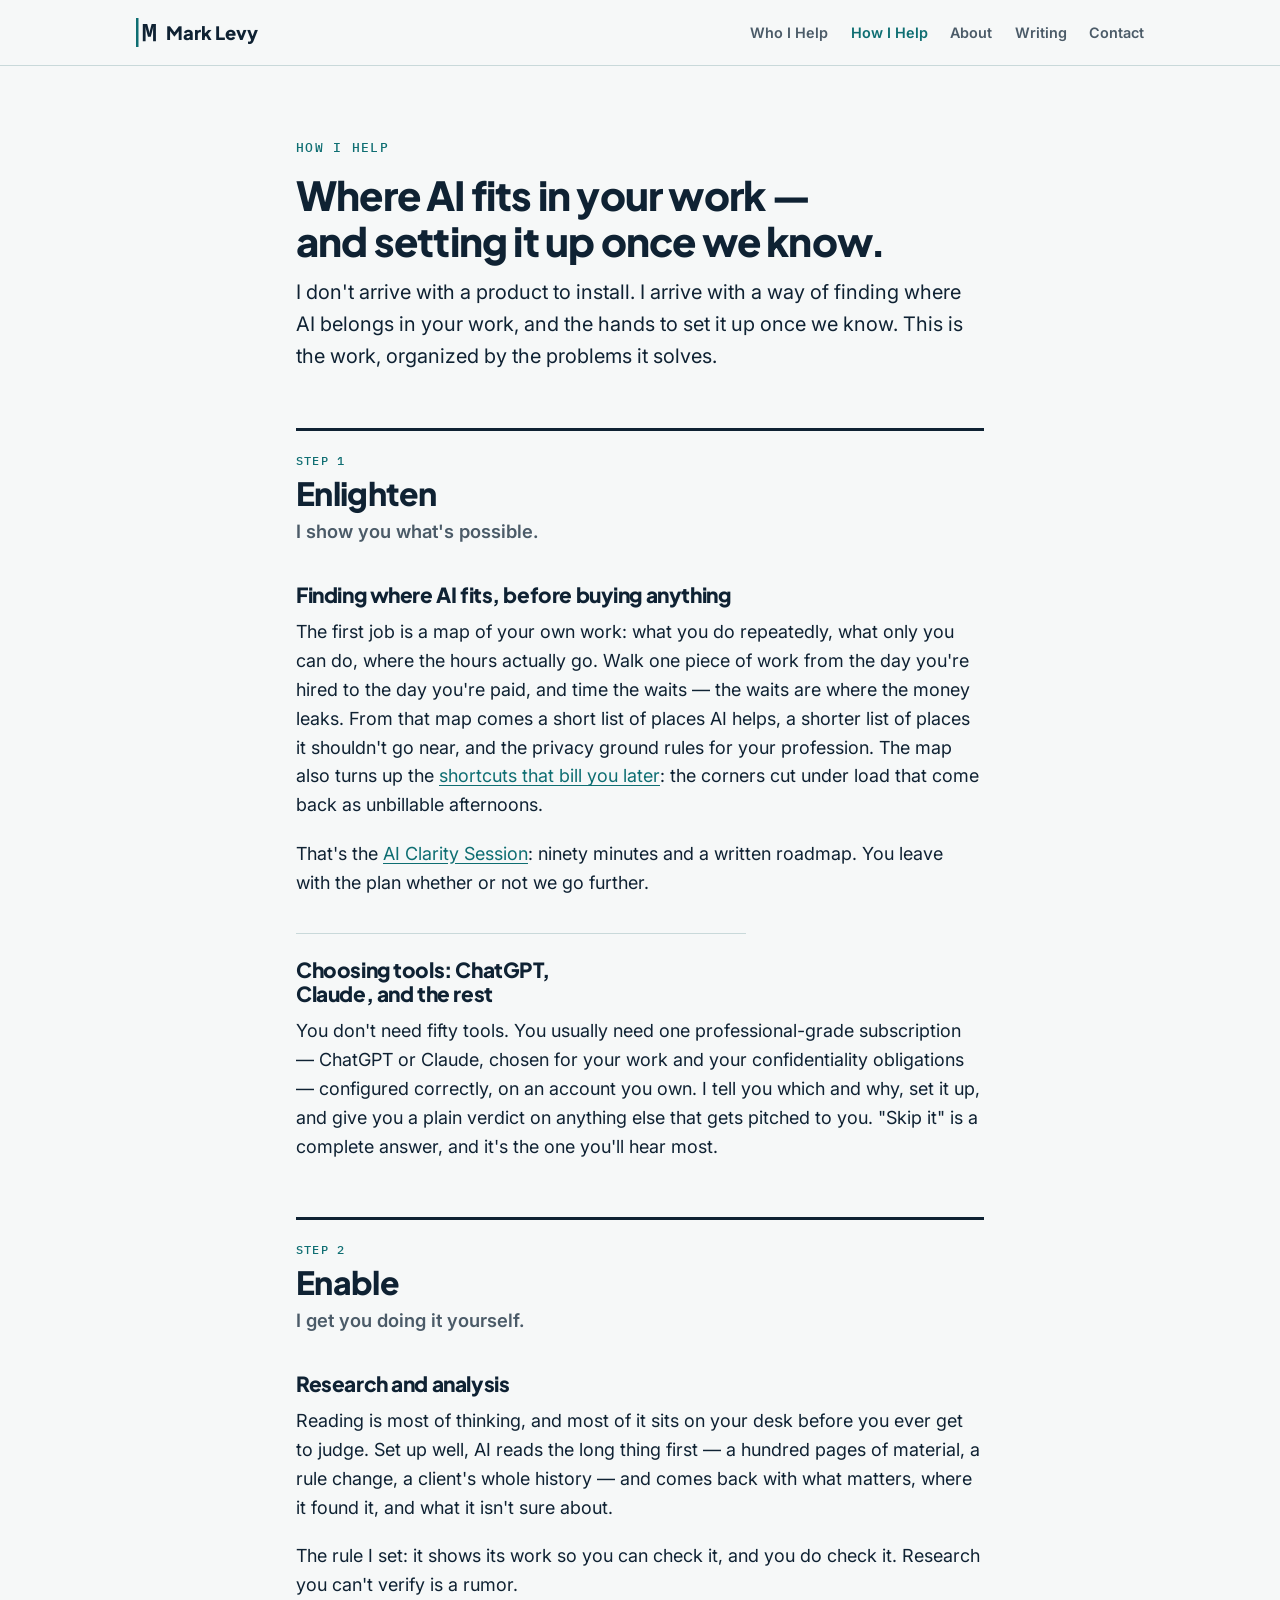
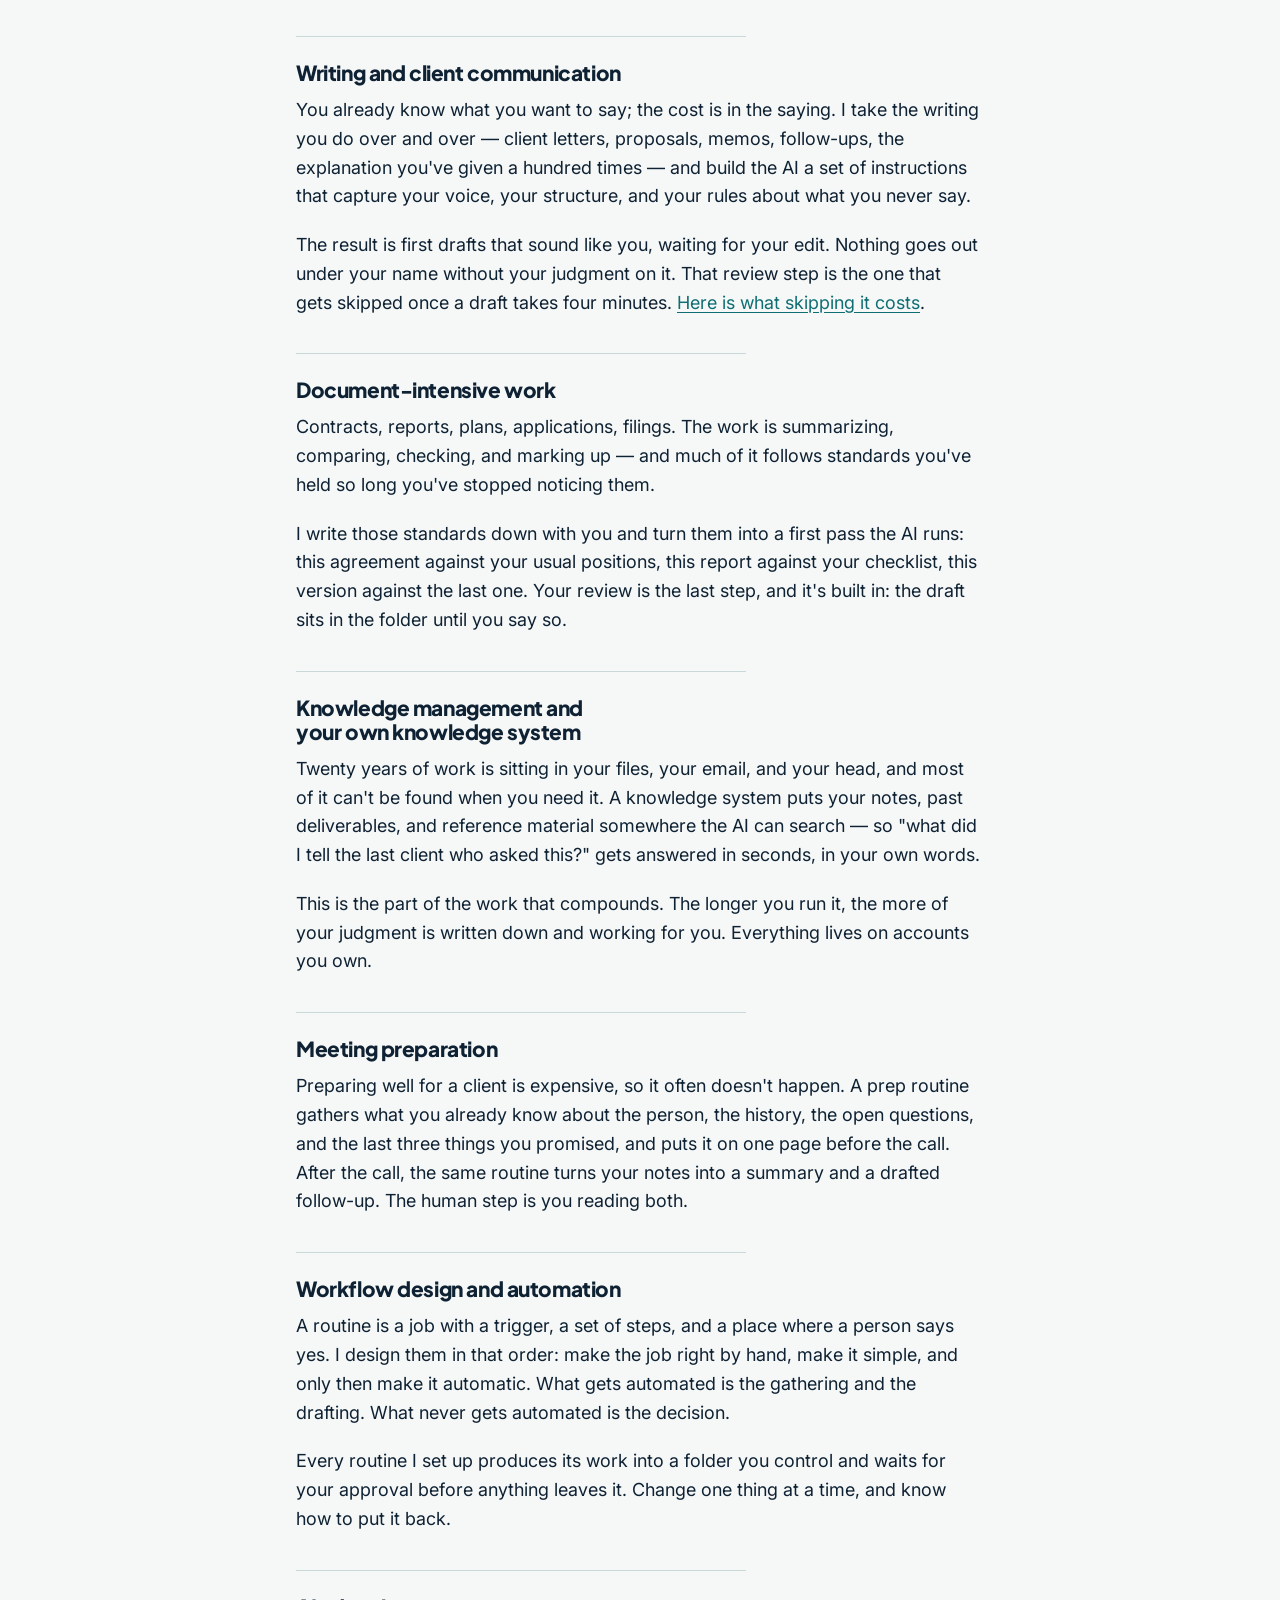
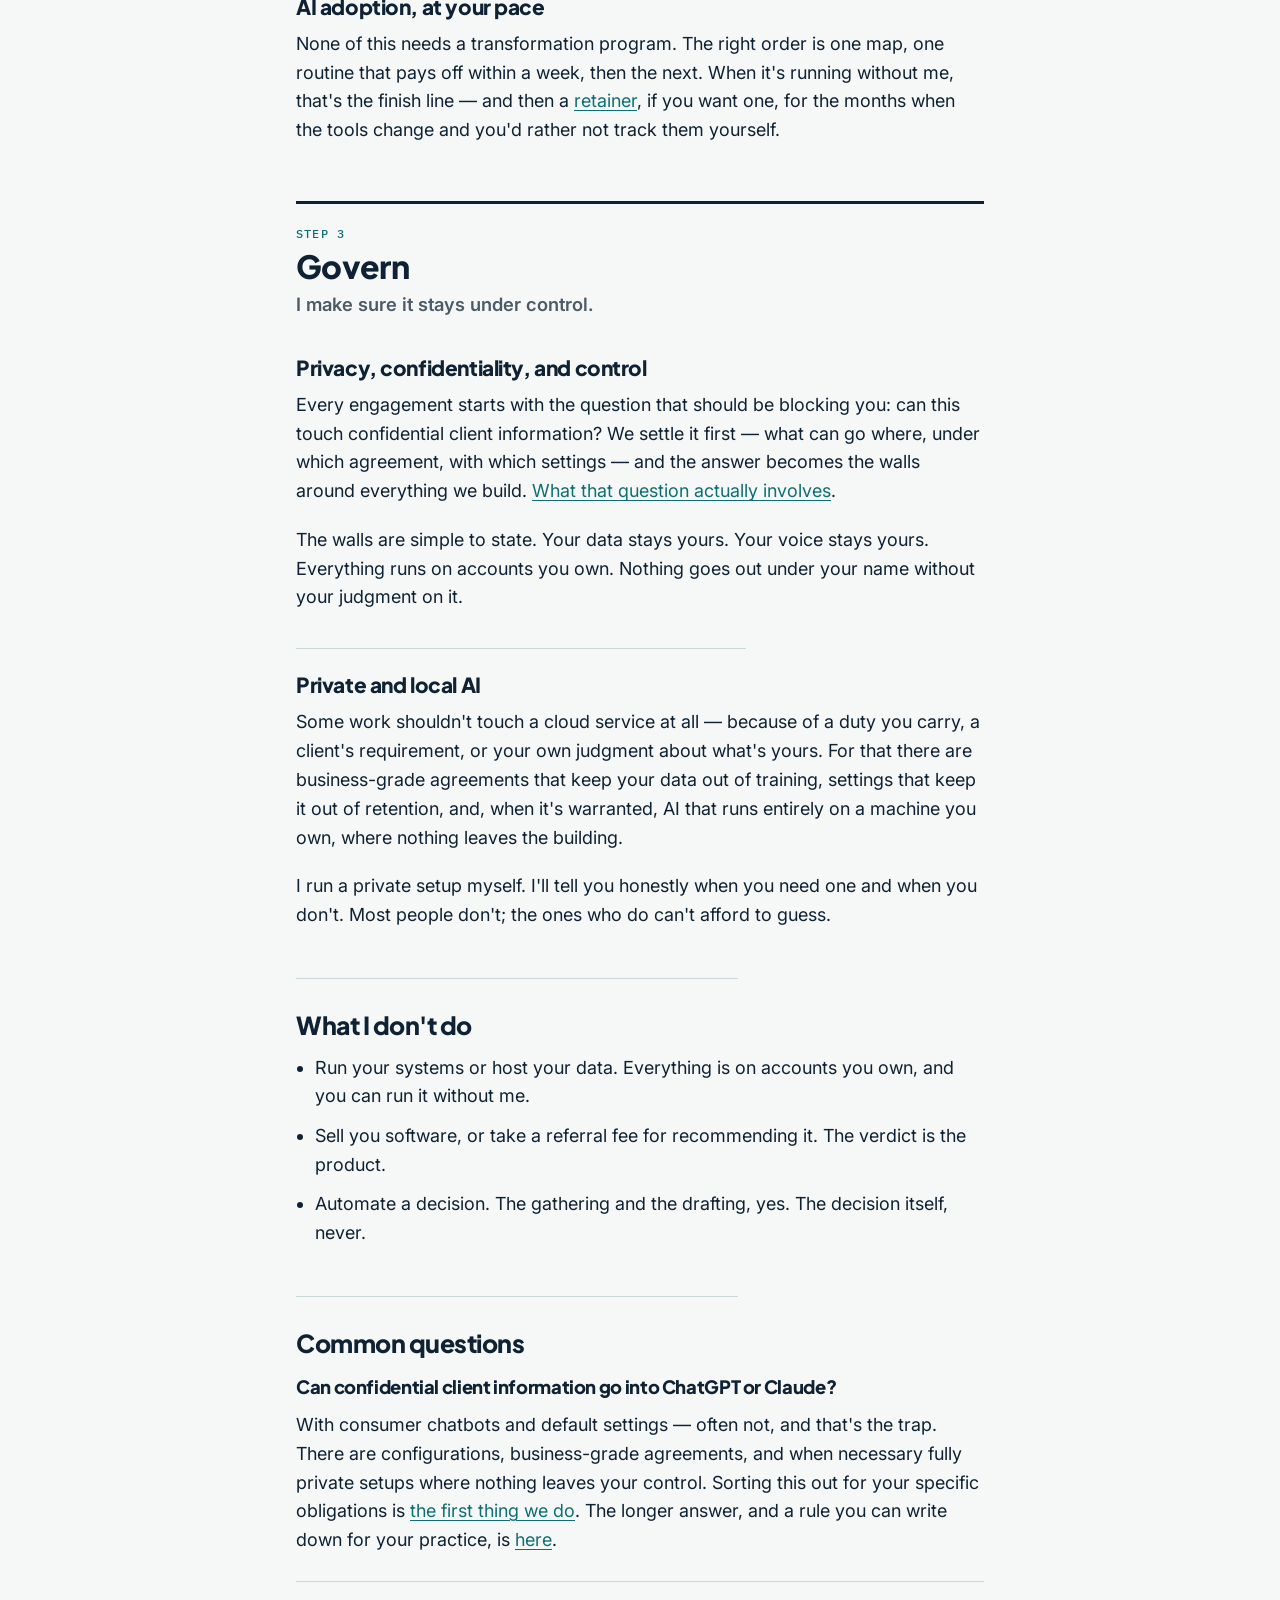
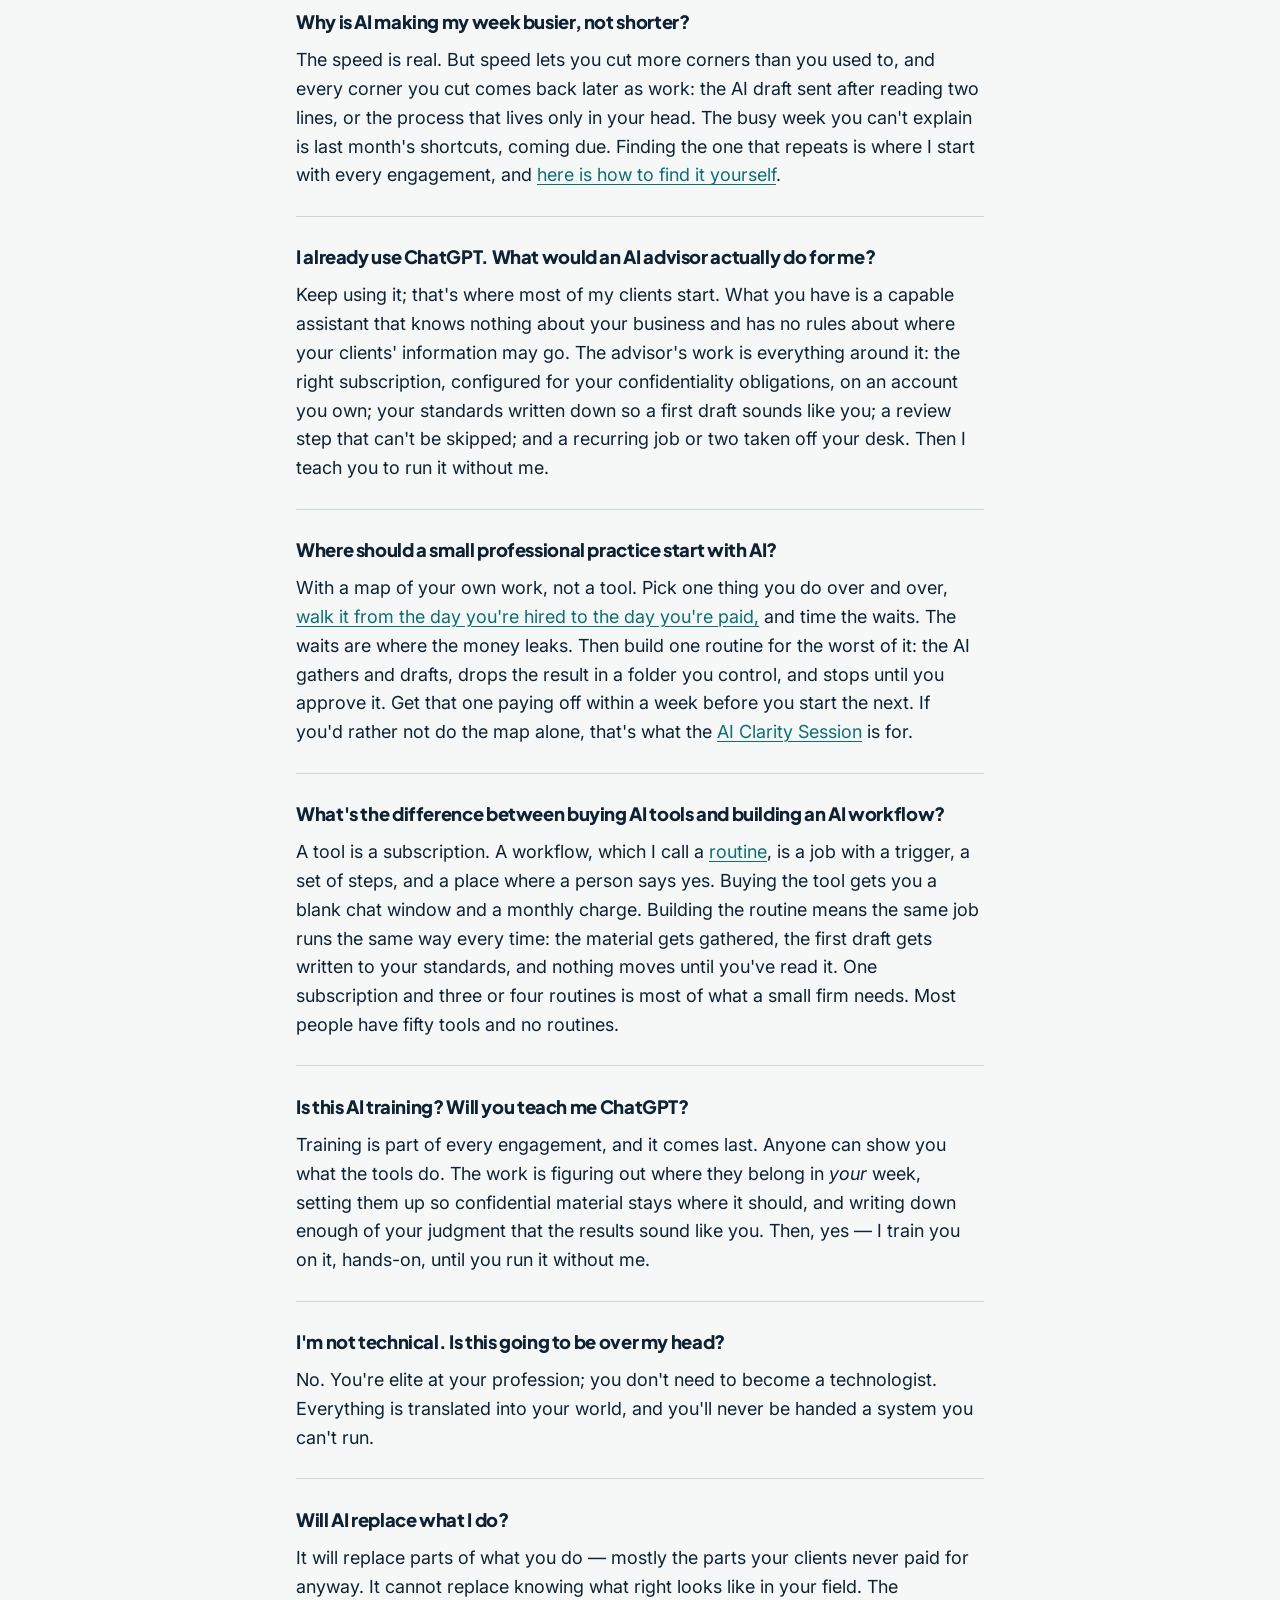
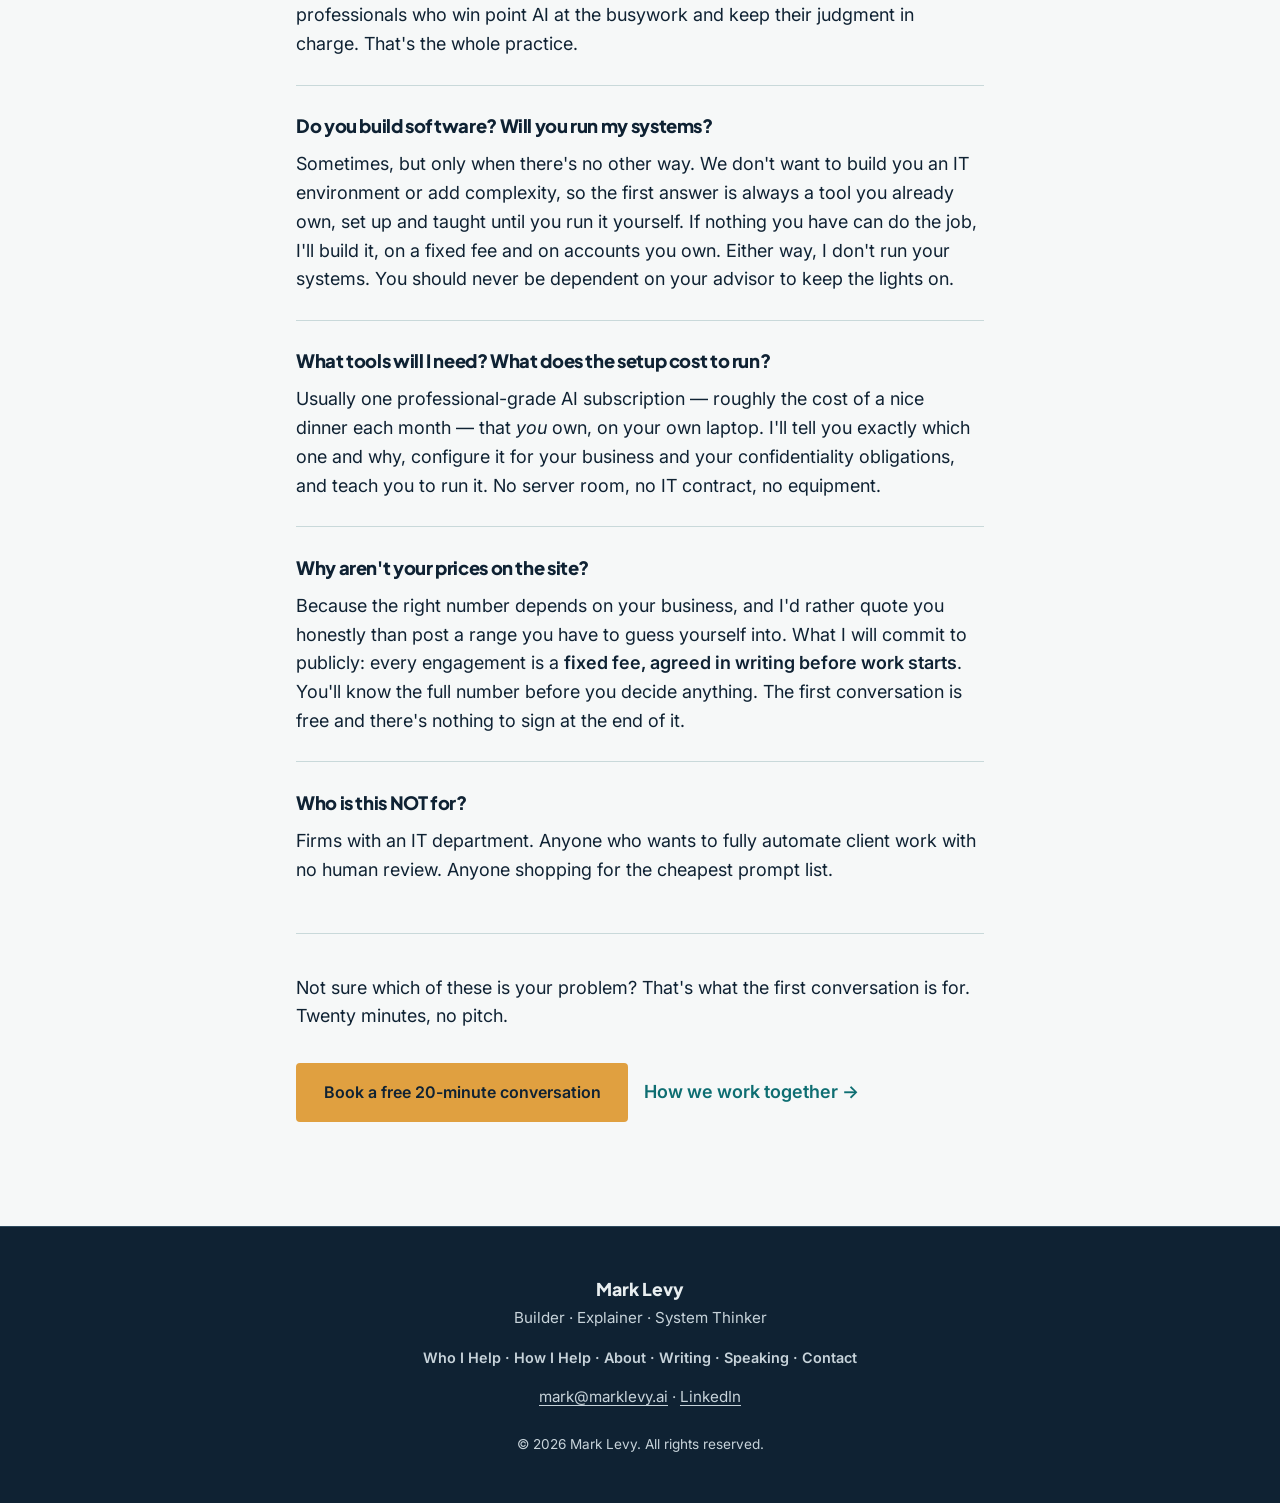
<file: how-i-help/index.html>
<!DOCTYPE html>
<html lang="en">
<head>
    <meta charset="UTF-8">
    <meta name="viewport" content="width=device-width, initial-scale=1.0">
    <title>How I Help — Practical AI for Your Work | Mark Levy</title>
    <meta name="description" content="What Mark Levy actually does: find where AI fits your work, then set up research, writing, document, and knowledge routines — privately, on accounts you own.">
    <meta name="theme-color" content="#F6F8F8">
    <meta property="og:title" content="How I Help — Practical AI for Your Work | Mark Levy">
    <meta property="og:description" content="What Mark Levy actually does: find where AI fits your work, then set up research, writing, document, and knowledge routines — privately, on accounts you own.">
    <meta property="og:type" content="website">
    <meta property="og:url" content="https://www.marklevy.ai/how-i-help/">
    <meta property="og:site_name" content="Mark Levy">
    <meta property="og:image" content="https://www.marklevy.ai/images/mark-levy-headshot.jpg">
    <meta property="og:image:width" content="2048">
    <meta property="og:image:height" content="1834">
    <meta property="og:image:alt" content="Portrait of Mark Levy">
    <meta name="twitter:card" content="summary_large_image">
    <meta name="twitter:title" content="How I Help — Practical AI for Your Work | Mark Levy">
    <meta name="twitter:description" content="What Mark Levy actually does: find where AI fits your work, then set up research, writing, document, and knowledge routines — privately, on accounts you own.">
    <meta name="twitter:image" content="https://www.marklevy.ai/images/mark-levy-headshot.jpg">
    <link rel="canonical" href="https://www.marklevy.ai/how-i-help/">
    <link rel="icon" href="/favicon.ico" sizes="32x32">
    <link rel="icon" href="/favicon.svg" type="image/svg+xml">
    <link rel="apple-touch-icon" href="/apple-touch-icon.png">
    <link rel="stylesheet" href="/styles.css">
    <link rel="preconnect" href="https://fonts.googleapis.com">
    <link rel="preconnect" href="https://fonts.gstatic.com" crossorigin>
    <link href="https://fonts.googleapis.com/css2?family=Plus+Jakarta+Sans:wght@400..800&family=Inter:wght@400;600&family=IBM+Plex+Mono:wght@500&display=swap" rel="stylesheet">
    <script type="application/ld+json">
    {
      "@context": "https://schema.org",
      "@graph": [
        {
          "@type": "WebPage",
          "@id": "https://www.marklevy.ai/how-i-help/#webpage",
          "url": "https://www.marklevy.ai/how-i-help/",
          "name": "How I Help — Practical AI for Your Work",
          "description": "What Mark Levy actually does: find where AI fits your work, then set up research, writing, document, and knowledge routines — privately, on accounts you own.",
          "isPartOf": { "@id": "https://www.marklevy.ai/#website" },
          "about": { "@id": "https://www.marklevy.ai/#practice" },
          "author": { "@id": "https://www.marklevy.ai/#mark" },
          "dateModified": "2026-11-21",
          "inLanguage": "en-US"
        },
        {
          "@type": "BreadcrumbList",
          "itemListElement": [
            { "@type": "ListItem", "position": 1, "name": "Home", "item": "https://www.marklevy.ai/" },
            { "@type": "ListItem", "position": 2, "name": "How I Help", "item": "https://www.marklevy.ai/how-i-help/" }
          ]
        }
      ]
    }
    </script>
</head>
<body>
    <a class="skip-link" href="#main">Skip to content</a>

    <!-- Navigation — keep in lockstep with index.html -->
    <nav class="nav" aria-label="Primary">
        <div class="nav-container">
            <a href="/" class="nav-logo"><svg class="nav-mark" viewBox="309 235 359.31 531" aria-hidden="true" focusable="false"><rect class="nav-mark-bar" x="309" y="235" width="45" height="531"/><path fill="currentColor" transform="translate(408.98 654.79) scale(0.22949 -0.22949)" d="M908 0V868Q908 973 924 1169Q865 879 849 828L725 360H507L381 828Q352 936 305 1169L312 1069Q319 964 319 868V0H99V1349H446L581 850Q596 803 619 619Q639 774 659 849L795 1349H1130V0Z"/></svg>Mark Levy</a>
            <div class="nav-links">
                <a href="/who-i-help/">Who I Help</a>
                <a href="/how-i-help/" aria-current="page">How I Help</a>
                <a href="/about/">About</a>
                <a href="/insights/">Writing</a>
                <a href="/#contact">Contact</a>
            </div>
        </div>
    </nav>

    <main id="main">
    <article class="page">
        <div class="container">
            <p class="eyebrow">How I help</p>
            <h1>Where AI fits in your work — and setting it up once we know.</h1>
            <p class="page-lead">
                I don't arrive with a product to install. I arrive with a way of finding where AI
                belongs in your work, and the hands to set it up once we know. This is the work,
                organized by the problems it solves.
            </p>

            <!-- The hole-card rule (STYLE-GUIDE) governs series content, not a service page; private
                 AI is described here as advisory — "advise and demo only," business-strategy.md §5.
                 Never "I'll install a local model for you." -->

            <!-- 2026-11-21: sections grouped under Enlighten, Enable, Govern; section copy and anchors unchanged. -->
            <div class="eeg-band" id="enlighten">
                <p class="eeg-num">Step 1</p>
                <h2>Enlighten</h2>
                <p class="eeg-plain">I show you what's possible.</p>
            </div>

            <h3 id="where-ai-fits" class="eeg-sub">Finding where AI fits, before buying anything</h3>
            <p>
                The first job is a map of your own work: what you do repeatedly, what only you can
                do, where the hours actually go. Walk one piece of work from the day you're hired to the day you're paid, and
                time the waits — the waits are where the money leaks. From that map comes a short
                list of places AI helps, a shorter list of places it shouldn't go near, and the
                privacy ground rules for your profession. The map also turns up the
                <a href="/insights/shortcuts-that-bill-you-later/">shortcuts that bill you later</a>:
                the corners cut under load that come back as unbillable afternoons.
            </p>
            <p>
                That's the <a href="/#how-we-work">AI Clarity Session</a>: ninety minutes and a
                written roadmap. You leave with the plan whether or not we go further.
            </p>

            <h3 id="tools" class="eeg-sub">Choosing tools: ChatGPT, Claude, and the rest</h3>
            <p>
                You don't need fifty tools. You usually need one professional-grade subscription —
                ChatGPT or Claude, chosen for your work and your confidentiality obligations —
                configured correctly, on an account you own. I tell you which and why, set it up,
                and give you a plain verdict on anything else that gets pitched to you. "Skip it" is
                a complete answer, and it's the one you'll hear most.
            </p>

            <div class="eeg-band" id="enable">
                <p class="eeg-num">Step 2</p>
                <h2>Enable</h2>
                <p class="eeg-plain">I get you doing it yourself.</p>
            </div>

            <h3 id="research" class="eeg-sub">Research and analysis</h3>
            <p>
                Reading is most of thinking, and most of it sits on your desk before you ever get to
                judge. Set up well, AI reads the long thing first — a hundred pages of material, a
                rule change, a client's whole history — and comes back with what matters, where it
                found it, and what it isn't sure about.
            </p>
            <p>
                The rule I set: it shows its work so you can check it, and you do check it. Research
                you can't verify is a rumor.
            </p>

            <h3 id="writing" class="eeg-sub">Writing and client communication</h3>
            <p>
                You already know what you want to say; the cost is in the saying. I take the writing
                you do over and over — client letters, proposals, memos, follow-ups, the explanation
                you've given a hundred times — and build the AI a set of instructions that capture
                your voice, your structure, and your rules about what you never say.
            </p>
            <p>
                The result is first drafts that sound like you, waiting for your edit. Nothing goes
                out under your name without your judgment on it. That review step is the one that
                gets skipped once a draft takes four minutes.
                <a href="/insights/shortcuts-that-bill-you-later/">Here is what skipping it costs</a>.
            </p>

            <h3 id="documents" class="eeg-sub">Document-intensive work</h3>
            <p>
                Contracts, reports, plans, applications, filings. The work is summarizing, comparing,
                checking, and marking up — and much of it follows standards you've held so long
                you've stopped noticing them.
            </p>
            <p>
                I write those standards down with you and turn them into a first pass the AI runs:
                this agreement against your usual positions, this report against your checklist,
                this version against the last one. Your review is the last step, and it's built in:
                the draft sits in the folder until you say so.
            </p>

            <h3 id="knowledge" class="eeg-sub">Knowledge management and your own knowledge system</h3>
            <p>
                Twenty years of work is sitting in your files, your email, and your head, and most of
                it can't be found when you need it. A knowledge system puts your notes, past
                deliverables, and reference material somewhere the AI can search — so "what did I
                tell the last client who asked this?" gets answered in seconds, in your own words.
            </p>
            <p>
                This is the part of the work that compounds. The longer you run it, the more of your
                judgment is written down and working for you. Everything lives on accounts you own.
            </p>

            <h3 id="meeting-prep" class="eeg-sub">Meeting preparation</h3>
            <p>
                Preparing well for a client is expensive, so it often doesn't happen. A prep routine
                gathers what you already know about the person, the history, the open questions,
                and the last three things you promised, and puts it on one page before the call.
                After the call, the same routine turns your notes into a summary and a drafted
                follow-up. The human step is you reading both.
            </p>

            <h3 id="workflows" class="eeg-sub">Workflow design and automation</h3>
            <p>
                A routine is a job with a trigger, a set of steps, and a place where a person says
                yes. I design them in that order: make the job right by hand, make it simple, and
                only then make it automatic. What gets automated is the gathering and the drafting.
                What never gets automated is the decision.
            </p>
            <p>
                Every routine I set up produces its work into a folder you control and waits for
                your approval before anything leaves it. Change one thing at a time, and know how
                to put it back.
            </p>

            <h3 id="adoption" class="eeg-sub">AI adoption, at your pace</h3>
            <p>
                None of this needs a transformation program. The right order is one map, one routine
                that pays off within a week, then the next. When it's running without me, that's the
                finish line — and then a <a href="/#how-we-work">retainer</a>, if you want one, for
                the months when the tools change and you'd rather not track them yourself.
            </p>

            <div class="eeg-band" id="govern">
                <p class="eeg-num">Step 3</p>
                <h2>Govern</h2>
                <p class="eeg-plain">I make sure it stays under control.</p>
            </div>

            <h3 id="privacy" class="eeg-sub">Privacy, confidentiality, and control</h3>
            <p>
                Every engagement starts with the question that should be blocking you: can this
                touch confidential client information? We settle it first — what can go where,
                under which agreement, with which settings — and the answer becomes the walls
                around everything we build.
                <a href="/insights/confidential-client-information-chatgpt-claude/">What that question actually involves</a>.
            </p>
            <p>
                The walls are simple to state. Your data stays yours. Your voice stays yours.
                Everything runs on accounts you own. Nothing goes out under your name without your
                judgment on it.
            </p>

            <h3 id="private-ai" class="eeg-sub">Private and local AI</h3>
            <p>
                Some work shouldn't touch a cloud service at all — because of a duty you carry, a
                client's requirement, or your own judgment about what's yours. For that there are
                business-grade agreements that keep your data out of training, settings that keep
                it out of retention, and, when it's warranted, AI that runs entirely on a machine
                you own, where nothing leaves the building.
            </p>
            <p>
                I run a private setup myself. I'll tell you honestly when you need one and when you
                don't. Most people don't; the ones who do can't afford to guess.
            </p>

            <h2 id="what-i-dont-do">What I don't do</h2>
            <ul>
                <li>Run your systems or host your data. Everything is on accounts you own, and you can run it without me.</li>
                <li>Sell you software, or take a referral fee for recommending it. The verdict is the product.</li>
                <li>Automate a decision. The gathering and the drafting, yes. The decision itself, never.</li>
            </ul>

            <!-- Moved from the homepage 2026-10-02. -->
            <h2 id="faq">Common questions</h2>
            <dl class="faq-list">
                <dt>Can confidential client information go into ChatGPT or Claude?</dt>
                <dd>
                    With consumer chatbots and default settings — often not, and that's the trap.
                    There are configurations, business-grade agreements, and when necessary fully
                    private setups where nothing leaves your control. Sorting this out for your
                    specific obligations is <a href="#privacy">the first thing we do</a>.
                    The longer answer, and a rule you can write down for your practice, is
                    <a href="/insights/confidential-client-information-chatgpt-claude/">here</a>.
                </dd>
                <dt>Why is AI making my week busier, not shorter?</dt>
                <dd>
                    The speed is real. But speed lets you cut more corners than you used to, and
                    every corner you cut comes back later as work: the AI draft sent after reading
                    two lines, or the process that lives only in your head. The busy week you can't
                    explain is last month's shortcuts, coming due. Finding the one that repeats is
                    where I start with every engagement, and
                    <a href="/insights/shortcuts-that-bill-you-later/">here is how to find it yourself</a>.
                </dd>
                <dt>I already use ChatGPT. What would an AI advisor actually do for me?</dt>
                <dd>
                    Keep using it; that's where most of my clients start. What you have is a capable
                    assistant that knows nothing about your business and has no rules about where
                    your clients' information may go. The advisor's work is everything around it:
                    the right subscription, configured for your confidentiality obligations, on an
                    account you own; your standards written down so a first draft sounds like you;
                    a review step that can't be skipped; and a recurring job or two taken off your
                    desk. Then I teach you to run it without me.
                </dd>
                <dt>Where should a small professional practice start with AI?</dt>
                <dd>
                    With a map of your own work, not a tool. Pick one thing you do over and over,
                    <a href="#where-ai-fits">walk it from the day you're hired to the day you're paid,</a> and time
                    the waits. The waits are where the money leaks. Then build one routine for the
                    worst of it: the AI gathers and drafts, drops the result in a folder you control,
                    and stops until you approve it. Get that one paying off within a week before you start
                    the next. If you'd rather not do the map alone, that's what the
                    <a href="/#how-we-work">AI Clarity Session</a> is for.
                </dd>
                <dt>What's the difference between buying AI tools and building an AI workflow?</dt>
                <dd>
                    A tool is a subscription. A workflow, which I call a
                    <a href="#workflows">routine</a>, is a job with a trigger, a set of
                    steps, and a place where a person says yes. Buying the tool gets you a blank chat
                    window and a monthly charge. Building the routine means the same job runs the
                    same way every time: the material gets gathered, the first draft gets written to
                    your standards, and nothing moves until you've read it. One subscription and
                    three or four routines is most of what a small firm needs. Most people have
                    fifty tools and no routines.
                </dd>
                <dt>Is this AI training? Will you teach me ChatGPT?</dt>
                <dd>
                    Training is part of every engagement, and it comes last. Anyone can show you
                    what the tools do. The work is figuring out where they belong in <em>your</em>
                    week, setting them up so confidential material stays where it should, and
                    writing down enough of your judgment that the results sound like you. Then,
                    yes — I train you on it, hands-on, until you run it without me.
                </dd>
                <dt>I'm not technical. Is this going to be over my head?</dt>
                <dd>
                    No. You're elite at your profession; you don't need to become a technologist.
                    Everything is translated into your world, and you'll never be handed a system
                    you can't run.
                </dd>
                <dt>Will AI replace what I do?</dt>
                <dd>
                    It will replace parts of what you do — mostly the parts your clients never paid
                    for anyway. It cannot replace knowing what right looks like in your field. The
                    professionals who win point AI at the busywork and keep their judgment in charge.
                    That's the whole practice.
                </dd>
                <dt>Do you build software? Will you run my systems?</dt>
                <dd>
                    Sometimes, but only when there's no other way. We don't want to build you an
                    IT environment or add complexity, so the first answer is always a tool you
                    already own, set up and taught until you run it yourself. If nothing you have
                    can do the job, I'll build it, on a fixed fee and on accounts you own. Either
                    way, I don't run your systems. You should never be dependent on your advisor
                    to keep the lights on.
                </dd>
                <dt>What tools will I need? What does the setup cost to run?</dt>
                <dd>
                    Usually one professional-grade AI subscription — roughly the cost of a nice
                    dinner each month — that <em>you</em> own, on your own laptop. I'll tell you
                    exactly which one and why, configure it for your business and your
                    confidentiality obligations, and teach you to run it. No server room, no IT
                    contract, no equipment.
                </dd>
                <dt>Why aren't your prices on the site?</dt>
                <dd>
                    Because the right number depends on your business, and I'd rather quote you
                    honestly than post a range you have to guess yourself into. What I will commit
                    to publicly: every engagement is a <strong>fixed fee, agreed in writing before
                    work starts</strong>. You'll know
                    the full number before you decide anything. The first conversation is free and
                    there's nothing to sign at the end of it.
                </dd>
                <dt>Who is this NOT for?</dt>
                <dd>
                    Firms with an IT department. Anyone who wants to fully automate client work with
                    no human review. Anyone shopping for the cheapest prompt list.
                </dd>
            </dl>

            <div class="page-closer">
                <p>Not sure which of these is your problem? That's what the first conversation is for. Twenty minutes, no pitch.</p>
                <div class="page-cta">
                    <a href="https://calendly.com/mark-marklevy/30min" class="btn btn-primary">Book a free 20-minute conversation</a>
                    <a href="/#how-we-work">How we work together →</a>
                </div>
            </div>
        </div>
    </article>
    </main>

    <!-- Footer — keep in lockstep with index.html -->
    <footer class="footer">
        <div class="container">
            <p class="footer-logo">Mark Levy</p>
            <p class="footer-persona">Builder · Explainer · System Thinker</p>
            <nav class="footer-nav" aria-label="Footer">
                <a href="/who-i-help/">Who I Help</a> ·
                <a href="/how-i-help/">How I Help</a> ·
                <a href="/about/">About</a> ·
                <a href="/insights/">Writing</a> ·
                <a href="/#speaking">Speaking</a> ·
                <a href="/#contact">Contact</a>
            </nav>
            <p class="footer-links">
                <!--email_off--><a href="mailto:mark@marklevy.ai">mark@marklevy.ai</a><!--/email_off--> ·
                <a href="https://www.linkedin.com/in/markolevy/" target="_blank" rel="noopener">LinkedIn</a>
            </p>
            <p class="footer-copyright">&copy; 2026 Mark Levy. All rights reserved.</p>
        </div>
    </footer>
</body>
</html>
</file>
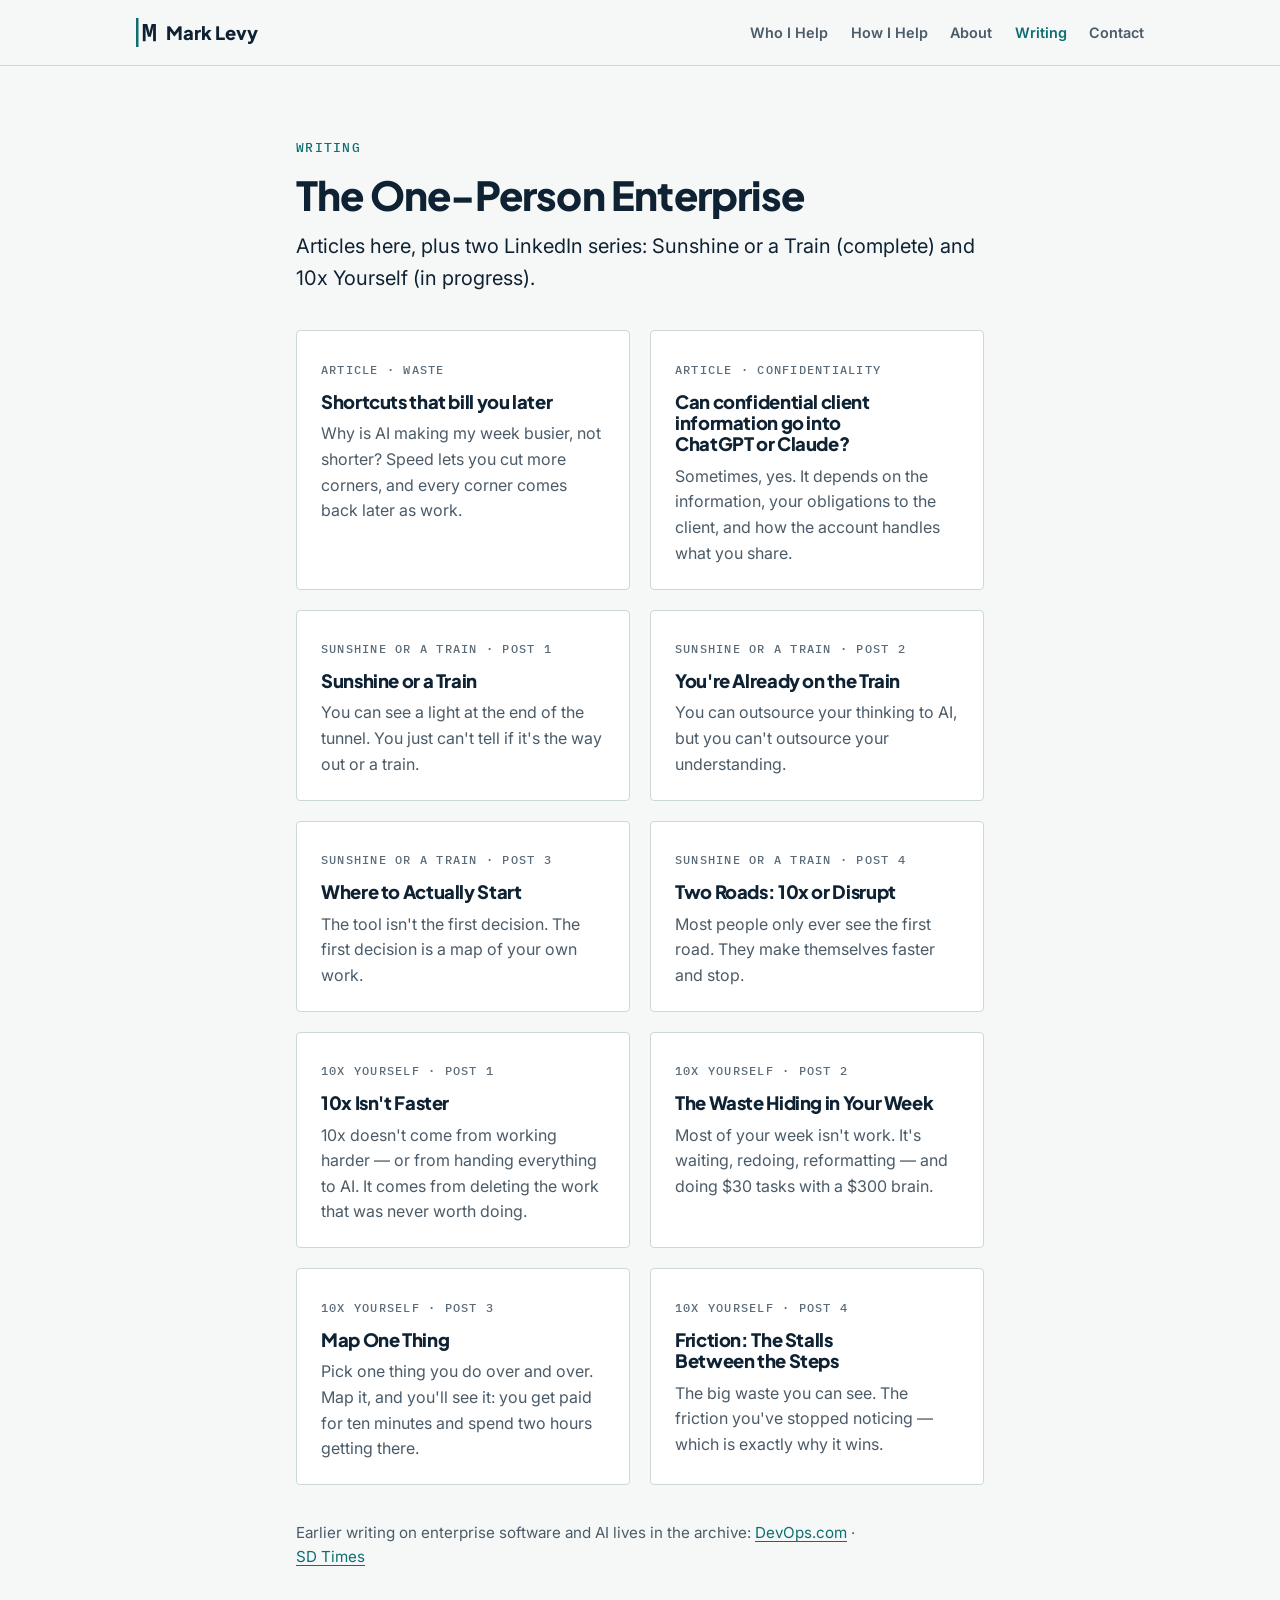
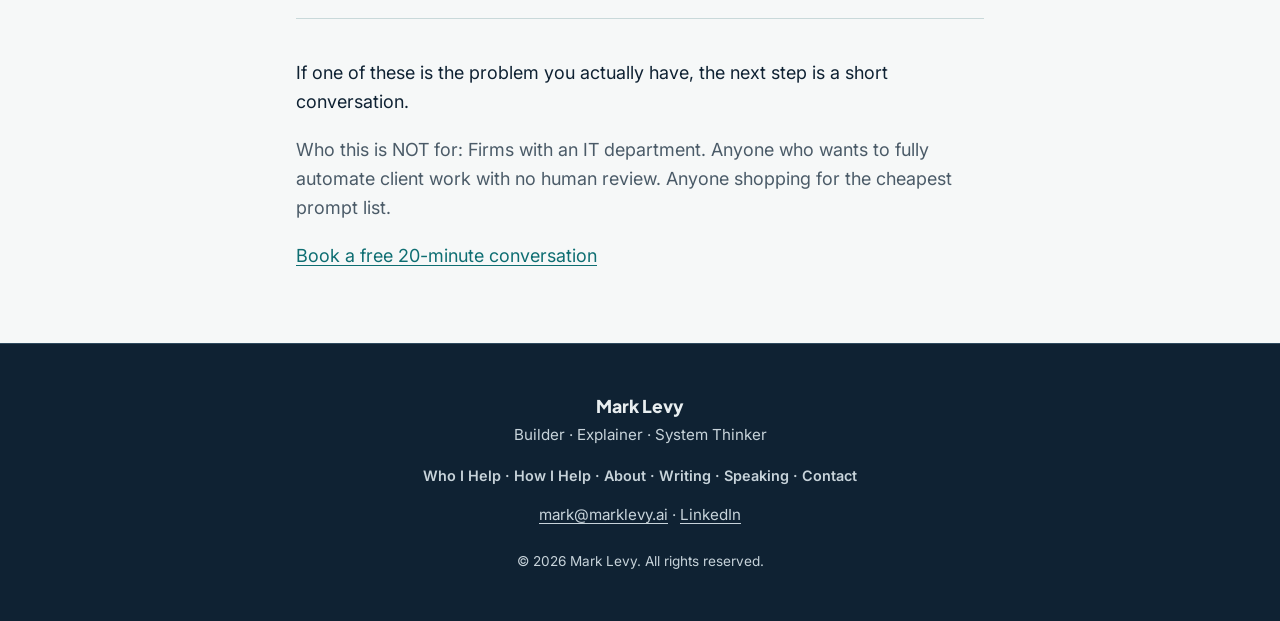
<file: insights/index.html>
<!DOCTYPE html>
<html lang="en">
<head>
    <meta charset="UTF-8">
    <meta name="viewport" content="width=device-width, initial-scale=1.0">
    <title>Writing: The One-Person Enterprise | Mark Levy</title>
    <meta name="description" content="Articles and LinkedIn series by Mark Levy on putting AI to work in an independent professional practice, privately and on accounts you own.">
    <meta property="og:title" content="Writing: The One-Person Enterprise | Mark Levy">
    <meta property="og:description" content="Articles and LinkedIn series by Mark Levy on putting AI to work in an independent professional practice, privately and on accounts you own.">
    <meta property="og:type" content="article">
    <meta property="og:url" content="https://www.marklevy.ai/insights/">
    <meta property="og:image" content="https://www.marklevy.ai/images/mark-levy-headshot.jpg">
    <meta name="twitter:card" content="summary_large_image">
    <meta name="twitter:title" content="Writing: The One-Person Enterprise | Mark Levy">
    <meta name="twitter:description" content="Articles and LinkedIn series by Mark Levy on putting AI to work in an independent professional practice, privately and on accounts you own.">
    <meta name="twitter:image" content="https://www.marklevy.ai/images/mark-levy-headshot.jpg">
    <link rel="canonical" href="https://www.marklevy.ai/insights/">
    <link rel="icon" href="/favicon.ico" sizes="32x32">
    <link rel="icon" href="/favicon.svg" type="image/svg+xml">
    <link rel="apple-touch-icon" href="/apple-touch-icon.png">
    <link rel="stylesheet" href="/styles.css">
    <meta name="theme-color" content="#F6F8F8">
    <link rel="preconnect" href="https://fonts.googleapis.com">
    <link rel="preconnect" href="https://fonts.gstatic.com" crossorigin>
    <link href="https://fonts.googleapis.com/css2?family=Plus+Jakarta+Sans:wght@400..800&family=Inter:wght@400;600&family=IBM+Plex+Mono:wght@500&display=swap" rel="stylesheet">
    <script type="application/ld+json">
    {
      "@context": "https://schema.org",
      "@type": "CollectionPage",
      "name": "Writing: The One-Person Enterprise",
      "author": { "@type": "Person", "@id": "https://www.marklevy.ai/#mark" },
      "isPartOf": { "@id": "https://www.marklevy.ai/#website" },
      "dateModified": "2026-10-02",
      "url": "https://www.marklevy.ai/insights/"
    }
    </script>
</head>
<body>
    <a class="skip-link" href="#main">Skip to content</a>

    <!-- Navigation — keep in lockstep with index.html, who-i-help/, how-i-help/, about/, _templates/page.html -->
    <nav class="nav" aria-label="Primary">
        <div class="nav-container">
            <a href="/" class="nav-logo"><svg class="nav-mark" viewBox="309 235 359.31 531" aria-hidden="true" focusable="false"><rect class="nav-mark-bar" x="309" y="235" width="45" height="531"/><path fill="currentColor" transform="translate(408.98 654.79) scale(0.22949 -0.22949)" d="M908 0V868Q908 973 924 1169Q865 879 849 828L725 360H507L381 828Q352 936 305 1169L312 1069Q319 964 319 868V0H99V1349H446L581 850Q596 803 619 619Q639 774 659 849L795 1349H1130V0Z"/></svg>Mark Levy</a>
            <div class="nav-links">
                <a href="/who-i-help/">Who I Help</a>
                <a href="/how-i-help/">How I Help</a>
                <a href="/about/">About</a>
                <a href="/insights/" aria-current="page">Writing</a>
                <a href="/#contact">Contact</a>
            </div>
        </div>
    </nav>

    <main id="main">
    <article class="page">
        <div class="container">
            <p class="eyebrow">Writing</p>
            <h1>The One-Person Enterprise</h1>
            <p class="page-lead">Articles here, plus two LinkedIn series: Sunshine or a Train (complete) and 10x Yourself (in progress).</p>
            <!-- Post cards: add/rotate after each Tue/Thu publish. Newest article goes first; also update the
                 two "Latest writing" cards on the homepage. Template:
            <a href="LINKEDIN_URL" target="_blank" rel="noopener" class="article-card">
                <span class="article-date">Series name · Post N</span>
                <h3>Post title</h3>
                <p>Hook line.</p>
            </a>
            -->
            <div class="articles-grid insights-grid">
                <a href="/insights/shortcuts-that-bill-you-later/" class="article-card">
                    <span class="article-date">Article · Waste</span>
                    <h3>Shortcuts that bill you later</h3>
                    <p>Why is AI making my week busier, not shorter? Speed lets you cut more corners, and every corner comes back later as work.</p>
                </a>
                <a href="/insights/confidential-client-information-chatgpt-claude/" class="article-card">
                    <span class="article-date">Article · Confidentiality</span>
                    <h3>Can confidential client information go into ChatGPT or Claude?</h3>
                    <p>Sometimes, yes. It depends on the information, your obligations to the client, and how the account handles what you share.</p>
                </a>
                <a href="https://www.linkedin.com/feed/update/urn:li:activity:7469844615680929793/" target="_blank" rel="noopener" class="article-card">
                    <span class="article-date">Sunshine or a Train · Post 1</span>
                    <h3>Sunshine or a Train</h3>
                    <p>You can see a light at the end of the tunnel. You just can't tell if it's the way out or a train.</p>
                </a>
                <a href="https://www.linkedin.com/feed/update/urn:li:activity:7470875020962037761/" target="_blank" rel="noopener" class="article-card">
                    <span class="article-date">Sunshine or a Train · Post 2</span>
                    <h3>You're Already on the Train</h3>
                    <p>You can outsource your thinking to AI, but you can't outsource your understanding.</p>
                </a>
                <a href="https://www.linkedin.com/feed/update/urn:li:activity:7480297088094773248/" target="_blank" rel="noopener" class="article-card">
                    <span class="article-date">Sunshine or a Train · Post 3</span>
                    <h3>Where to Actually Start</h3>
                    <p>The tool isn't the first decision. The first decision is a map of your own work.</p>
                </a>
                <a href="https://www.linkedin.com/feed/update/urn:li:activity:7481021858448891904/" target="_blank" rel="noopener" class="article-card">
                    <span class="article-date">Sunshine or a Train · Post 4</span>
                    <h3>Two Roads: 10x or Disrupt</h3>
                    <p>Most people only ever see the first road. They make themselves faster and stop.</p>
                </a>
                <a href="https://www.linkedin.com/feed/update/urn:li:activity:7482833801338003457/" target="_blank" rel="noopener" class="article-card">
                    <span class="article-date">10x Yourself · Post 1</span>
                    <h3>10x Isn't Faster</h3>
                    <p>10x doesn't come from working harder — or from handing everything to AI. It comes from deleting the work that was never worth doing.</p>
                </a>
                <a href="https://www.linkedin.com/feed/update/urn:li:activity:7483558573969641473/" target="_blank" rel="noopener" class="article-card">
                    <span class="article-date">10x Yourself · Post 2</span>
                    <h3>The Waste Hiding in Your Week</h3>
                    <p>Most of your week isn't work. It's waiting, redoing, reformatting — and doing $30 tasks with a $300 brain.</p>
                </a>
                <a href="https://www.linkedin.com/feed/update/urn:li:activity:7485370547229335552/" target="_blank" rel="noopener" class="article-card">
                    <span class="article-date">10x Yourself · Post 3</span>
                    <h3>Map One Thing</h3>
                    <p>Pick one thing you do over and over. Map it, and you'll see it: you get paid for ten minutes and spend two hours getting there.</p>
                </a>
                <a href="https://www.linkedin.com/feed/update/urn:li:activity:7486095294355636225/" target="_blank" rel="noopener" class="article-card">
                    <span class="article-date">10x Yourself · Post 4</span>
                    <h3>Friction: The Stalls Between the Steps</h3>
                    <p>The big waste you can see. The friction you've stopped noticing — which is exactly why it wins.</p>
                </a>
            </div>
            <p class="archive-line">
                Earlier writing on enterprise software and AI lives in the archive:
                <a href="https://devops.com/author/mark-levy/" target="_blank" rel="noopener">DevOps.com</a> ·
                <a href="https://sdtimes.com/author/marklevy/" target="_blank" rel="noopener">SD Times</a>
            </p>

            <div class="page-closer">
                <p>If one of these is the problem you actually have, the next step is a short conversation.</p>
                <p class="page-not-for">Who this is NOT for: Firms with an IT department. Anyone who wants to fully automate client work with no human review. Anyone shopping for the cheapest prompt list.</p>
                <p><a href="https://calendly.com/mark-marklevy/30min">Book a free 20-minute conversation</a></p>
            </div>
        </div>
    </article>
    </main>

    <!-- Footer — keep in lockstep with index.html -->
    <footer class="footer">
        <div class="container">
            <p class="footer-logo">Mark Levy</p>
            <p class="footer-persona">Builder · Explainer · System Thinker</p>
            <nav class="footer-nav" aria-label="Footer">
                <a href="/who-i-help/">Who I Help</a> ·
                <a href="/how-i-help/">How I Help</a> ·
                <a href="/about/">About</a> ·
                <a href="/insights/">Writing</a> ·
                <a href="/#speaking">Speaking</a> ·
                <a href="/#contact">Contact</a>
            </nav>
            <p class="footer-links">
                <!--email_off--><a href="mailto:mark@marklevy.ai">mark@marklevy.ai</a><!--/email_off--> ·
                <a href="https://www.linkedin.com/in/markolevy/" target="_blank" rel="noopener">LinkedIn</a>
            </p>
            <p class="footer-copyright">&copy; 2026 Mark Levy. All rights reserved.</p>
        </div>
    </footer>
</body>
</html>
</file>
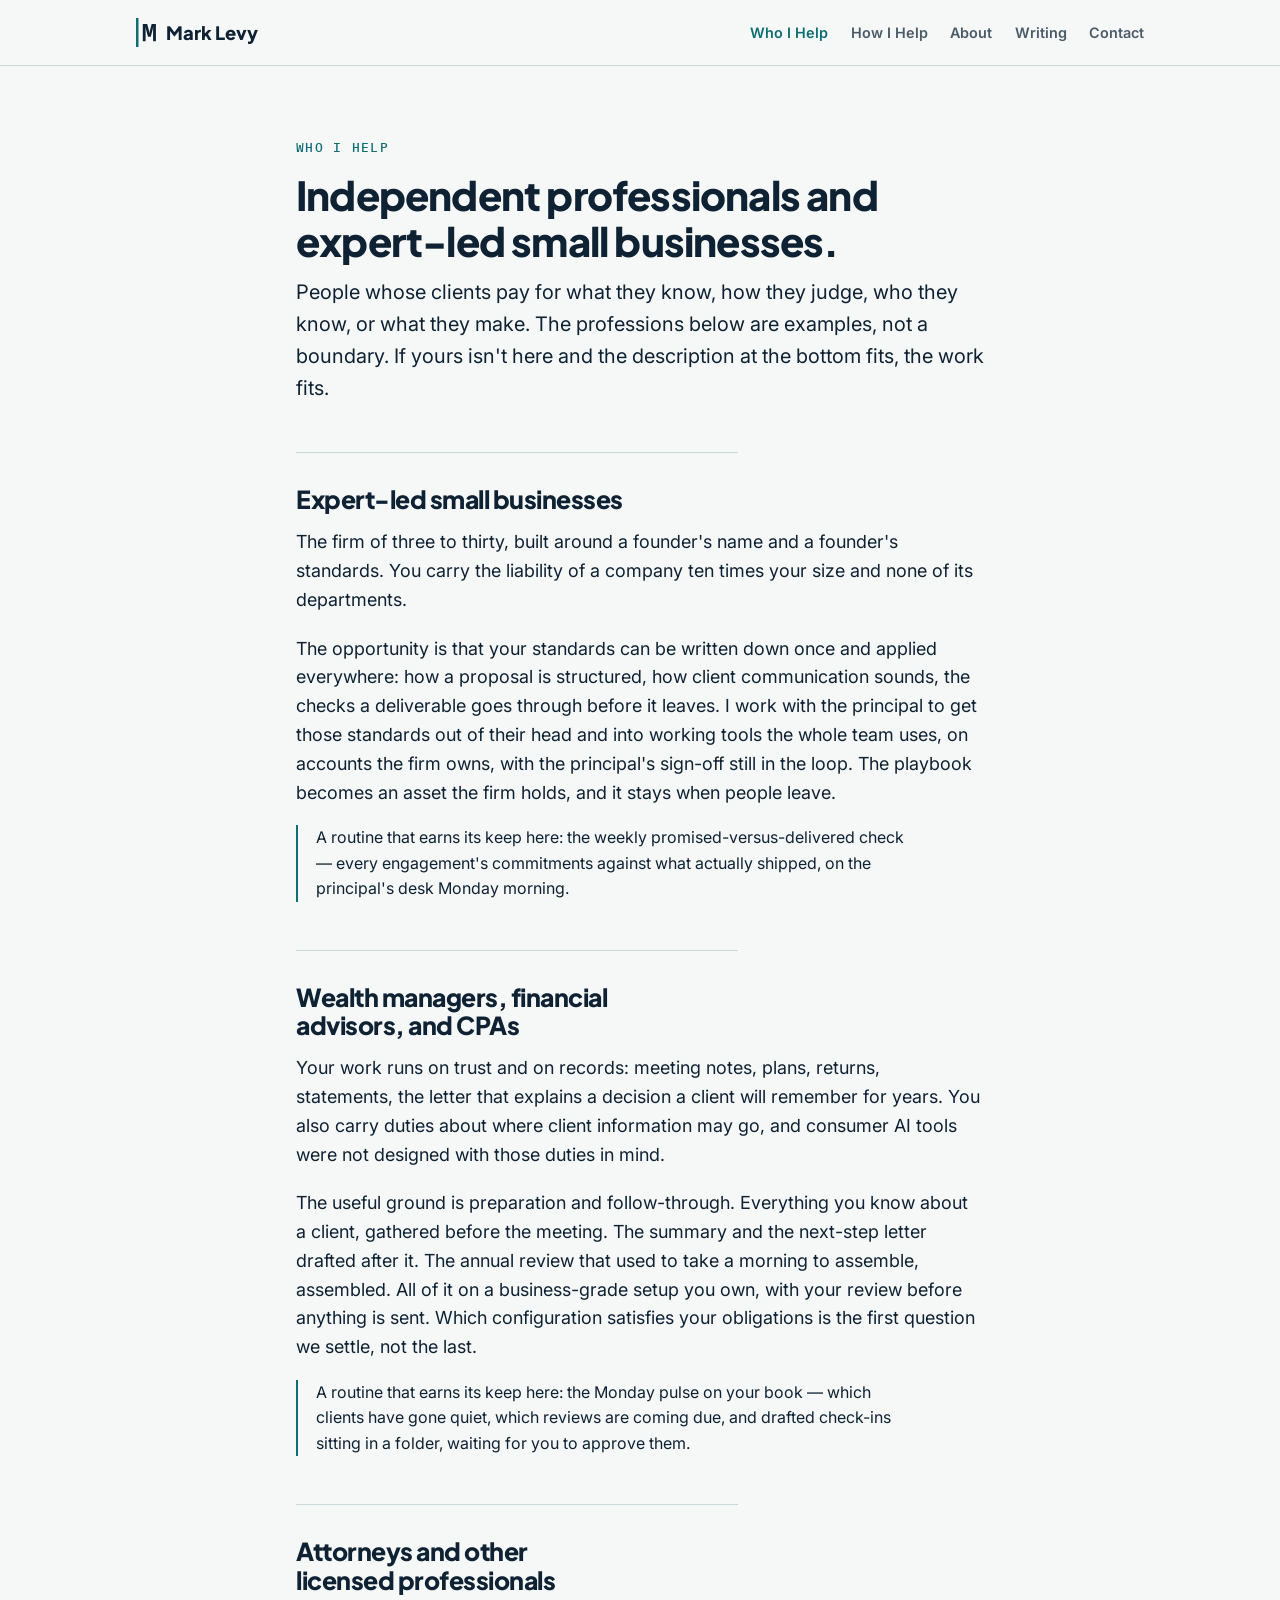
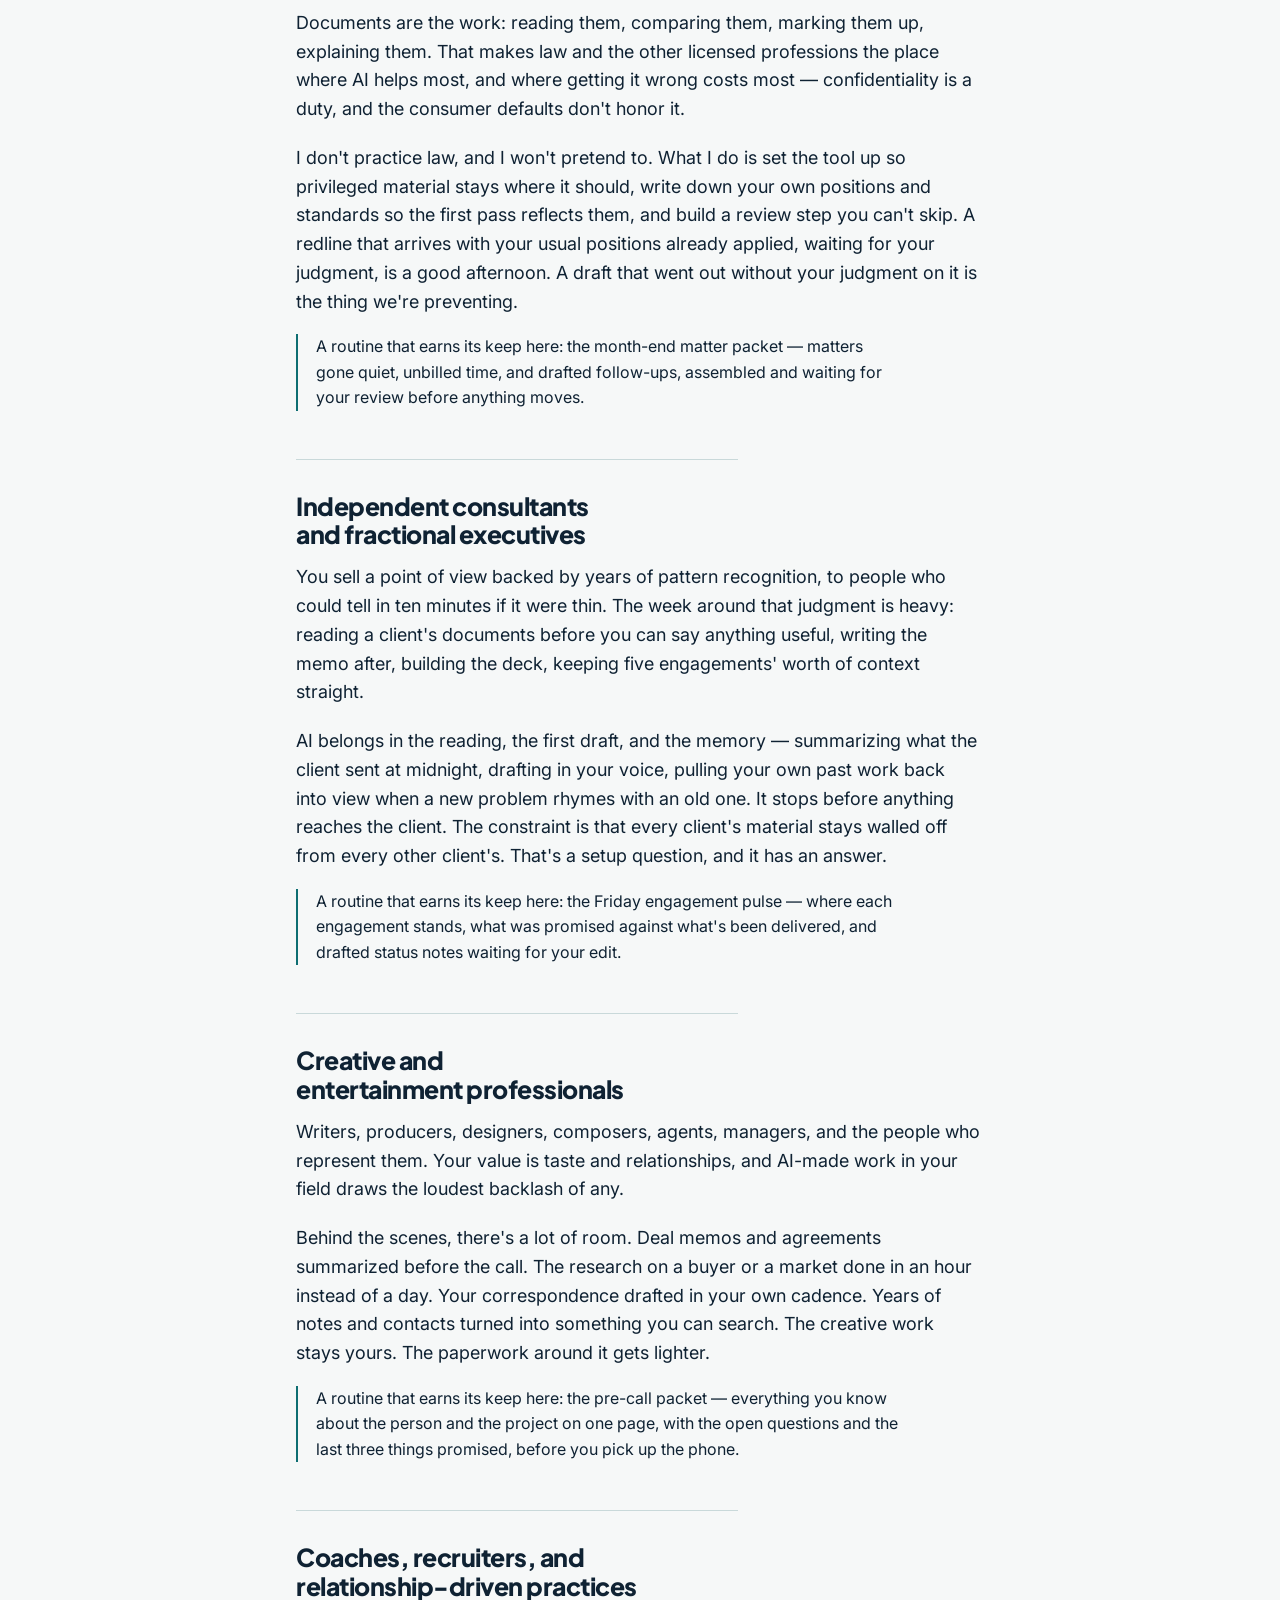
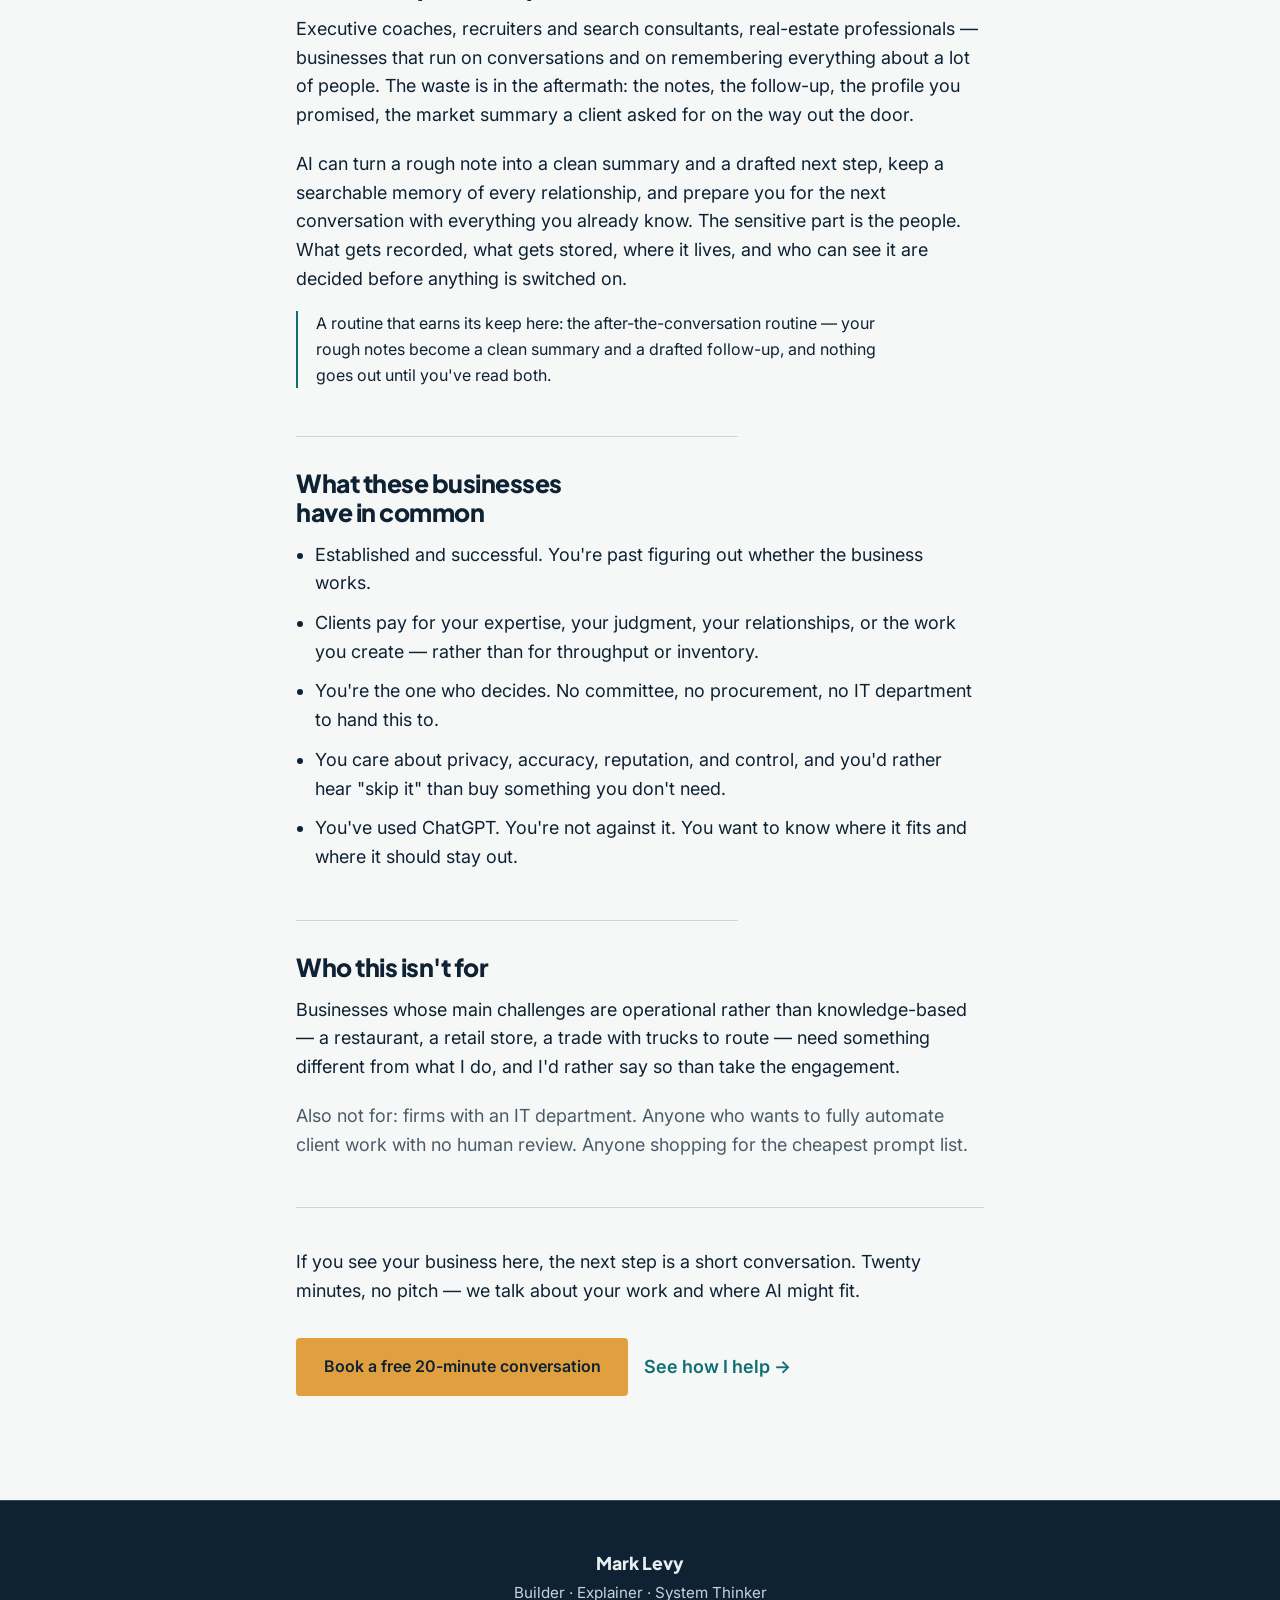
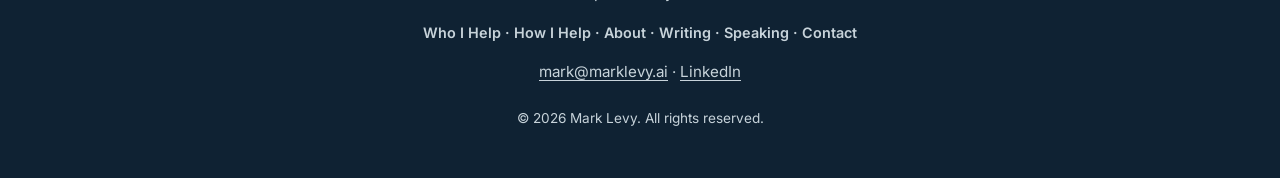
<file: who-i-help/index.html>
<!DOCTYPE html>
<html lang="en">
<head>
    <meta charset="UTF-8">
    <meta name="viewport" content="width=device-width, initial-scale=1.0">
    <title>Who I Help — AI for Independent Professionals | Mark Levy</title>
    <meta name="description" content="Who Mark Levy works with: expert-led small businesses, wealth managers, attorneys, advisors, consultants, CPAs, coaches, recruiters, creative professionals, and fractional executives.">
    <meta name="theme-color" content="#F6F8F8">
    <meta property="og:title" content="Who I Help — AI for Independent Professionals | Mark Levy">
    <meta property="og:description" content="Who Mark Levy works with: expert-led small businesses, wealth managers, attorneys, advisors, consultants, CPAs, coaches, recruiters, creative professionals, and fractional executives.">
    <meta property="og:type" content="website">
    <meta property="og:url" content="https://www.marklevy.ai/who-i-help/">
    <meta property="og:site_name" content="Mark Levy">
    <meta property="og:image" content="https://www.marklevy.ai/images/mark-levy-headshot.jpg">
    <meta property="og:image:width" content="2048">
    <meta property="og:image:height" content="1834">
    <meta property="og:image:alt" content="Portrait of Mark Levy">
    <meta name="twitter:card" content="summary_large_image">
    <meta name="twitter:title" content="Who I Help — AI for Independent Professionals | Mark Levy">
    <meta name="twitter:description" content="Who Mark Levy works with: expert-led small businesses, wealth managers, attorneys, advisors, consultants, CPAs, coaches, recruiters, creative professionals, and fractional executives.">
    <meta name="twitter:image" content="https://www.marklevy.ai/images/mark-levy-headshot.jpg">
    <link rel="canonical" href="https://www.marklevy.ai/who-i-help/">
    <link rel="icon" href="/favicon.ico" sizes="32x32">
    <link rel="icon" href="/favicon.svg" type="image/svg+xml">
    <link rel="apple-touch-icon" href="/apple-touch-icon.png">
    <link rel="stylesheet" href="/styles.css">
    <link rel="preconnect" href="https://fonts.googleapis.com">
    <link rel="preconnect" href="https://fonts.gstatic.com" crossorigin>
    <link href="https://fonts.googleapis.com/css2?family=Plus+Jakarta+Sans:wght@400..800&family=Inter:wght@400;600&family=IBM+Plex+Mono:wght@500&display=swap" rel="stylesheet">
    <script type="application/ld+json">
    {
      "@context": "https://schema.org",
      "@graph": [
        {
          "@type": "WebPage",
          "@id": "https://www.marklevy.ai/who-i-help/#webpage",
          "url": "https://www.marklevy.ai/who-i-help/",
          "name": "Who I Help — AI for Independent Professionals",
          "description": "Who Mark Levy works with: expert-led small businesses, wealth managers, attorneys, advisors, consultants, CPAs, coaches, recruiters, creative professionals, and fractional executives.",
          "isPartOf": { "@id": "https://www.marklevy.ai/#website" },
          "about": { "@id": "https://www.marklevy.ai/#practice" },
          "author": { "@id": "https://www.marklevy.ai/#mark" },
          "dateModified": "2026-11-21",
          "inLanguage": "en-US"
        },
        {
          "@type": "BreadcrumbList",
          "itemListElement": [
            { "@type": "ListItem", "position": 1, "name": "Home", "item": "https://www.marklevy.ai/" },
            { "@type": "ListItem", "position": 2, "name": "Who I Help", "item": "https://www.marklevy.ai/who-i-help/" }
          ]
        }
      ]
    }
    </script>
</head>
<body>
    <a class="skip-link" href="#main">Skip to content</a>

    <!-- Navigation — keep in lockstep with index.html -->
    <nav class="nav" aria-label="Primary">
        <div class="nav-container">
            <a href="/" class="nav-logo"><svg class="nav-mark" viewBox="309 235 359.31 531" aria-hidden="true" focusable="false"><rect class="nav-mark-bar" x="309" y="235" width="45" height="531"/><path fill="currentColor" transform="translate(408.98 654.79) scale(0.22949 -0.22949)" d="M908 0V868Q908 973 924 1169Q865 879 849 828L725 360H507L381 828Q352 936 305 1169L312 1069Q319 964 319 868V0H99V1349H446L581 850Q596 803 619 619Q639 774 659 849L795 1349H1130V0Z"/></svg>Mark Levy</a>
            <div class="nav-links">
                <a href="/who-i-help/" aria-current="page">Who I Help</a>
                <a href="/how-i-help/">How I Help</a>
                <a href="/about/">About</a>
                <a href="/insights/">Writing</a>
                <a href="/#contact">Contact</a>
            </div>
        </div>
    </nav>

    <main id="main">
    <article class="page">
        <div class="container">
            <p class="eyebrow">Who I help</p>
            <h1>Independent professionals and expert-led small businesses.</h1>
            <p class="page-lead">
                People whose clients pay for what they know, how they judge, who they know, or what
                they make. The professions below are examples, not a boundary. If yours isn't here
                and the description at the bottom fits, the work fits.
            </p>

            <!-- Each section: the nature of the work, where AI belongs, where it stops, and the
                 confidentiality constraint. Never a domain claim — Mark doesn't practice these
                 professions and the copy must not imply he does (business-strategy.md §1).
                 Never a client story or archetype (client-proof rule, §2). -->

            <h2 id="boutique-firms">Expert-led small businesses</h2>
            <p>
                The firm of three to thirty, built around a founder's name and a founder's
                standards. You carry the liability of a company ten times your size and none of
                its departments.
            </p>
            <p>
                The opportunity is that your standards can be written down once and applied
                everywhere: how a proposal is structured, how client communication sounds, the
                checks a deliverable goes through before it leaves. I work with the principal to
                get those standards out of their head and into working tools the whole team uses,
                on accounts the firm owns, with the principal's sign-off still in the loop. The
                playbook becomes an asset the firm holds, and it stays when people leave.
            </p>
            <p class="routine">
                A routine that earns its keep here: the weekly promised-versus-delivered check —
                every engagement's commitments against what actually shipped, on the principal's
                desk Monday morning.
            </p>

            <h2 id="advisors">Wealth managers, financial advisors, and CPAs</h2>
            <p>
                Your work runs on trust and on records: meeting notes, plans, returns, statements,
                the letter that explains a decision a client will remember for years. You also
                carry duties about where client information may go, and consumer AI tools were not
                designed with those duties in mind.
            </p>
            <p>
                The useful ground is preparation and follow-through. Everything you know about a
                client, gathered before the meeting. The summary and the next-step letter drafted
                after it. The annual review that used to take a morning to assemble, assembled. All
                of it on a business-grade setup you own, with your review before anything is sent.
                Which configuration satisfies your obligations is the first question we settle,
                not the last.
            </p>
            <p class="routine">
                A routine that earns its keep here: the Monday pulse on your book — which clients
                have gone quiet, which reviews are coming due, and drafted check-ins sitting in a
                folder, waiting for you to approve them.
            </p>

            <h2 id="attorneys">Attorneys and other licensed professionals</h2>
            <p>
                Documents are the work: reading them, comparing them, marking them up, explaining
                them. That makes law and the other licensed professions the place where AI helps
                most, and where getting it wrong costs most — confidentiality is a duty, and the
                consumer defaults don't honor it.
            </p>
            <p>
                I don't practice law, and I won't pretend to. What I do is set the tool up so
                privileged material stays where it should, write down your own positions and
                standards so the first pass reflects them, and build a review step you can't skip.
                A redline that arrives with your usual positions already applied, waiting for your
                judgment, is a good afternoon. A draft that went out without your judgment on it is
                the thing we're preventing.
            </p>
            <p class="routine">
                A routine that earns its keep here: the month-end matter packet — matters gone
                quiet, unbilled time, and drafted follow-ups, assembled and waiting for your
                review before anything moves.
            </p>

            <h2 id="consultants">Independent consultants and fractional executives</h2>
            <p>
                You sell a point of view backed by years of pattern recognition, to people who could
                tell in ten minutes if it were thin. The week around that judgment is heavy: reading
                a client's documents before you can say anything useful, writing the memo after,
                building the deck, keeping five engagements' worth of context straight.
            </p>
            <p>
                AI belongs in the reading, the first draft, and the memory — summarizing what the
                client sent at midnight, drafting in your voice, pulling your own past work back
                into view when a new problem rhymes with an old one. It stops before anything
                reaches the client. The constraint is that every client's material stays walled
                off from every other client's. That's a setup question, and it has an answer.
            </p>
            <p class="routine">
                A routine that earns its keep here: the Friday engagement pulse — where each
                engagement stands, what was promised against what's been delivered, and drafted
                status notes waiting for your edit.
            </p>

            <h2 id="creative">Creative and entertainment professionals</h2>
            <p>
                Writers, producers, designers, composers, agents, managers, and the people who
                represent them. Your value is taste and relationships, and AI-made work in your
                field draws the loudest backlash of any.
            </p>
            <p>
                Behind the scenes, there's a lot of room. Deal memos and agreements summarized before
                the call. The research on a buyer or a market done in an hour instead of a day.
                Your correspondence drafted in your own cadence. Years of notes and contacts turned
                into something you can search. The creative work stays yours. The paperwork around
                it gets lighter.
            </p>
            <p class="routine">
                A routine that earns its keep here: the pre-call packet — everything you know
                about the person and the project on one page, with the open questions and the
                last three things promised, before you pick up the phone.
            </p>

            <h2 id="coaches">Coaches, recruiters, and relationship-driven practices</h2>
            <p>
                Executive coaches, recruiters and search consultants, real-estate professionals —
                businesses that run on conversations and on remembering everything about a lot of
                people. The waste is in the aftermath: the notes, the follow-up, the profile you
                promised, the market summary a client asked for on the way out the door.
            </p>
            <p>
                AI can turn a rough note into a clean summary and a drafted next step, keep a
                searchable memory of every relationship, and prepare you for the next conversation
                with everything you already know. The sensitive part is the people. What gets
                recorded, what gets stored, where it lives, and who can see it are decided before
                anything is switched on.
            </p>
            <p class="routine">
                A routine that earns its keep here: the after-the-conversation routine — your
                rough notes become a clean summary and a drafted follow-up, and nothing goes out
                until you've read both.
            </p>

            <h2 id="in-common">What these businesses have in common</h2>
            <ul>
                <li>Established and successful. You're past figuring out whether the business works.</li>
                <li>Clients pay for your expertise, your judgment, your relationships, or the work you create — rather than for throughput or inventory.</li>
                <li>You're the one who decides. No committee, no procurement, no IT department to hand this to.</li>
                <li>You care about privacy, accuracy, reputation, and control, and you'd rather hear "skip it" than buy something you don't need.</li>
                <li>You've used ChatGPT. You're not against it. You want to know where it fits and where it should stay out.</li>
            </ul>

            <h2 id="not-for">Who this isn't for</h2>
            <p>
                Businesses whose main challenges are operational rather than knowledge-based — a
                restaurant, a retail store, a trade with trucks to route — need something different
                from what I do, and I'd rather say so than take the engagement.
            </p>
            <p class="page-not-for">Also not for: firms with an IT department. Anyone who wants to fully automate client work with no human review. Anyone shopping for the cheapest prompt list.</p>

            <div class="page-closer">
                <p>If you see your business here, the next step is a short conversation. Twenty minutes, no pitch — we talk about your work and where AI might fit.</p>
                <div class="page-cta">
                    <a href="https://calendly.com/mark-marklevy/30min" class="btn btn-primary">Book a free 20-minute conversation</a>
                    <a href="/how-i-help/">See how I help →</a>
                </div>
            </div>
        </div>
    </article>
    </main>

    <!-- Footer — keep in lockstep with index.html -->
    <footer class="footer">
        <div class="container">
            <p class="footer-logo">Mark Levy</p>
            <p class="footer-persona">Builder · Explainer · System Thinker</p>
            <nav class="footer-nav" aria-label="Footer">
                <a href="/who-i-help/">Who I Help</a> ·
                <a href="/how-i-help/">How I Help</a> ·
                <a href="/about/">About</a> ·
                <a href="/insights/">Writing</a> ·
                <a href="/#speaking">Speaking</a> ·
                <a href="/#contact">Contact</a>
            </nav>
            <p class="footer-links">
                <!--email_off--><a href="mailto:mark@marklevy.ai">mark@marklevy.ai</a><!--/email_off--> ·
                <a href="https://www.linkedin.com/in/markolevy/" target="_blank" rel="noopener">LinkedIn</a>
            </p>
            <p class="footer-copyright">&copy; 2026 Mark Levy. All rights reserved.</p>
        </div>
    </footer>
</body>
</html>
</file>
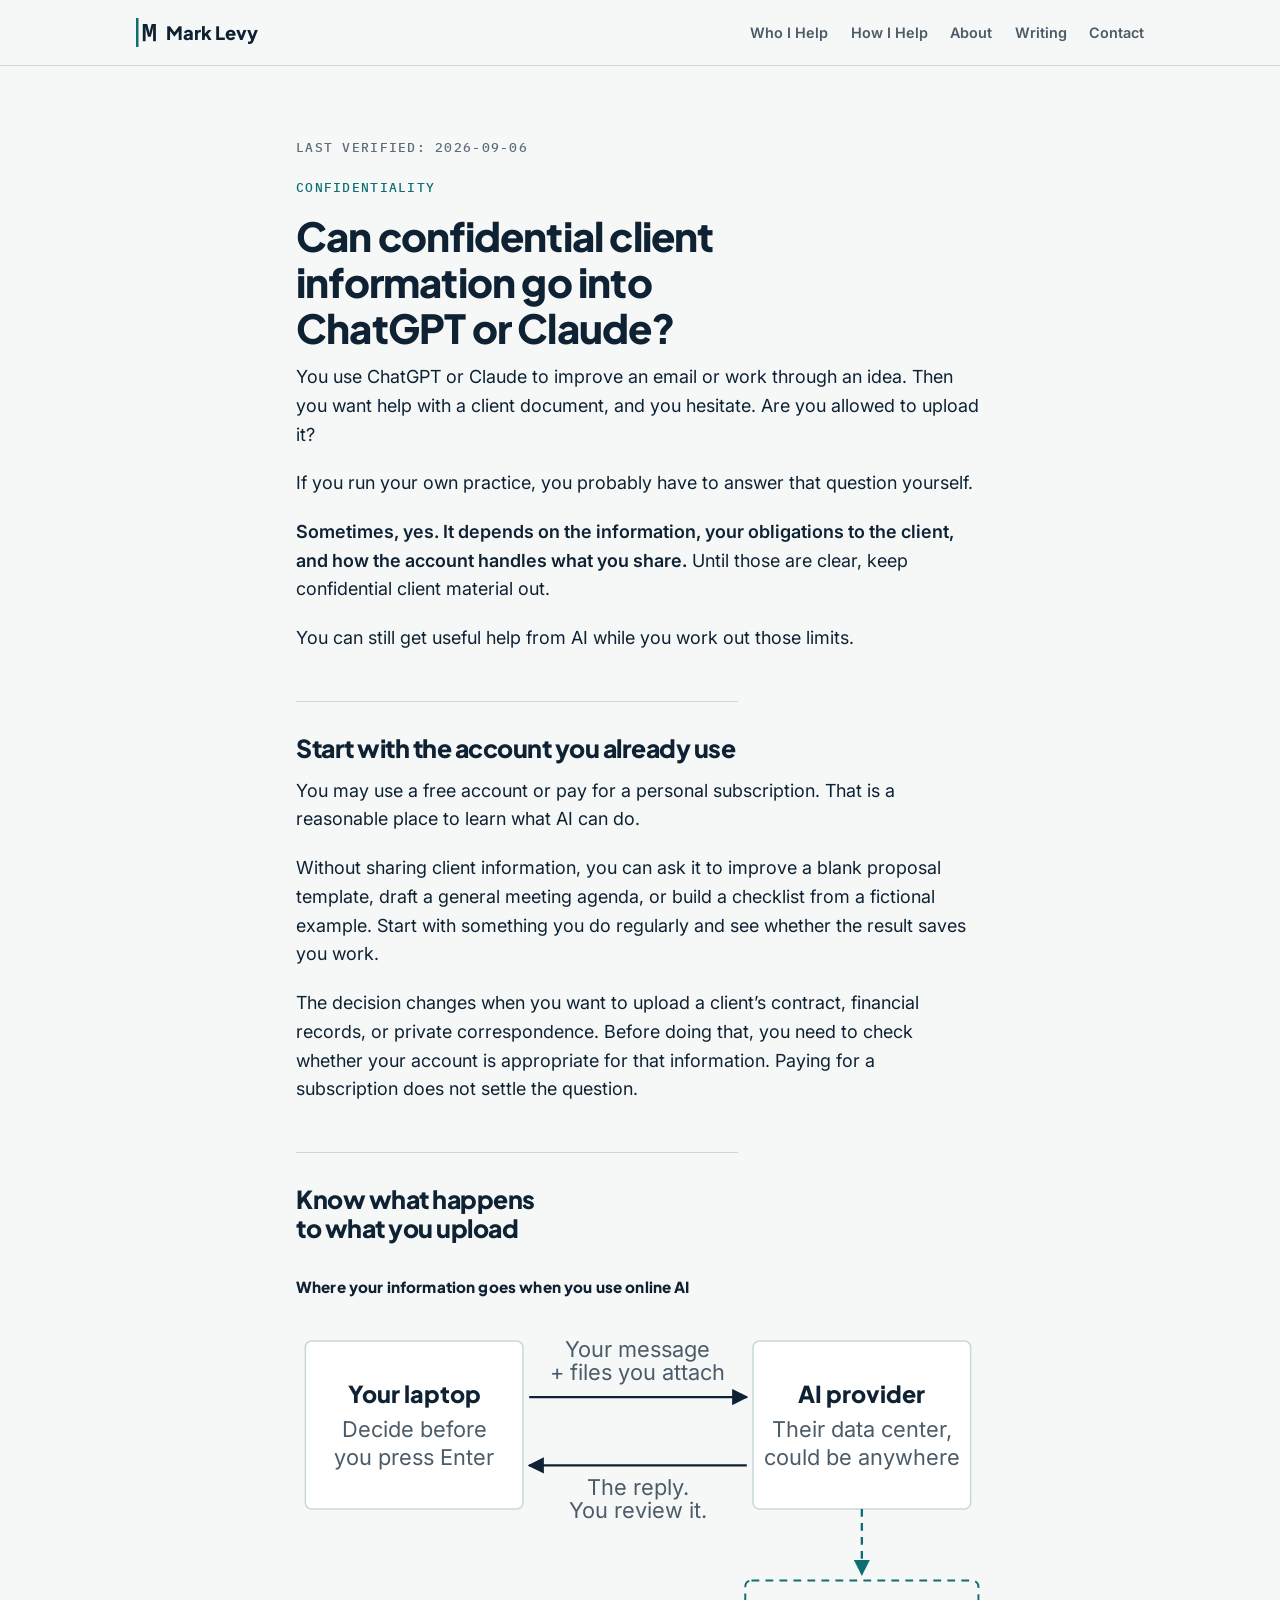
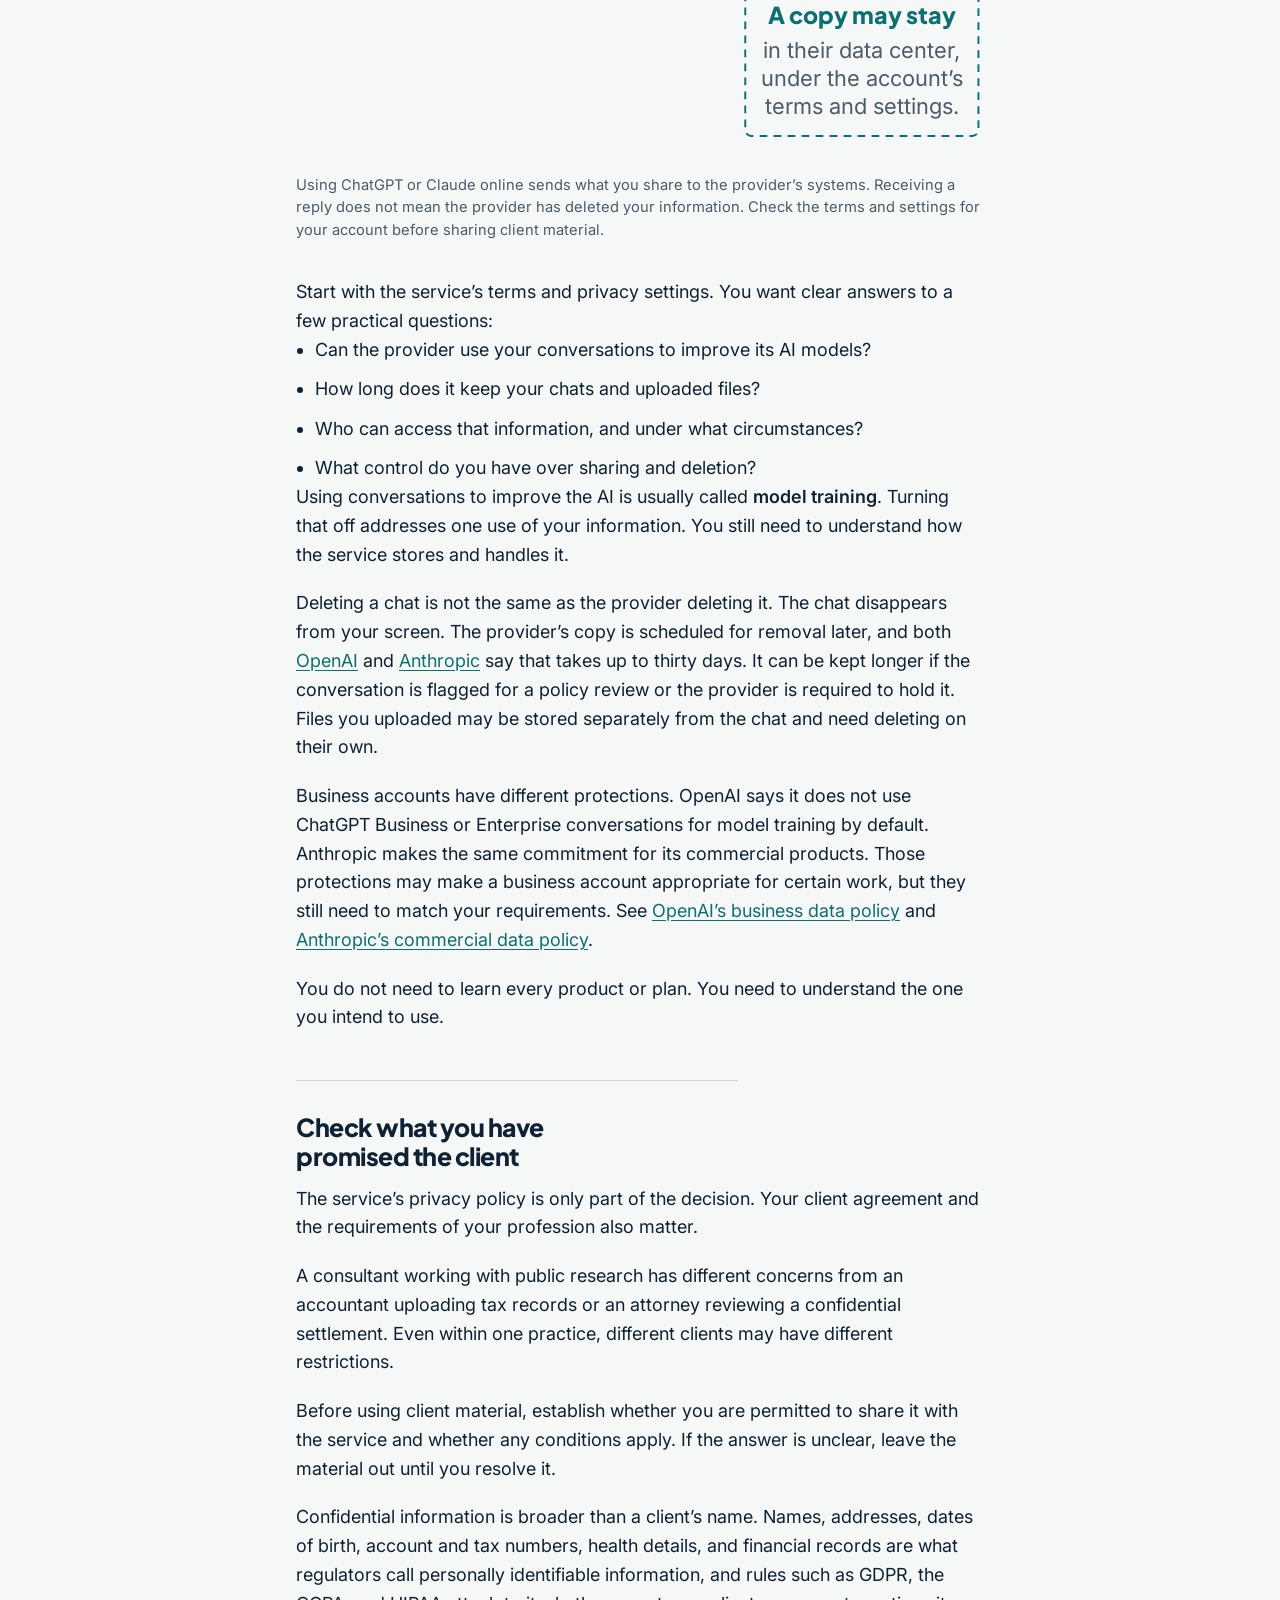
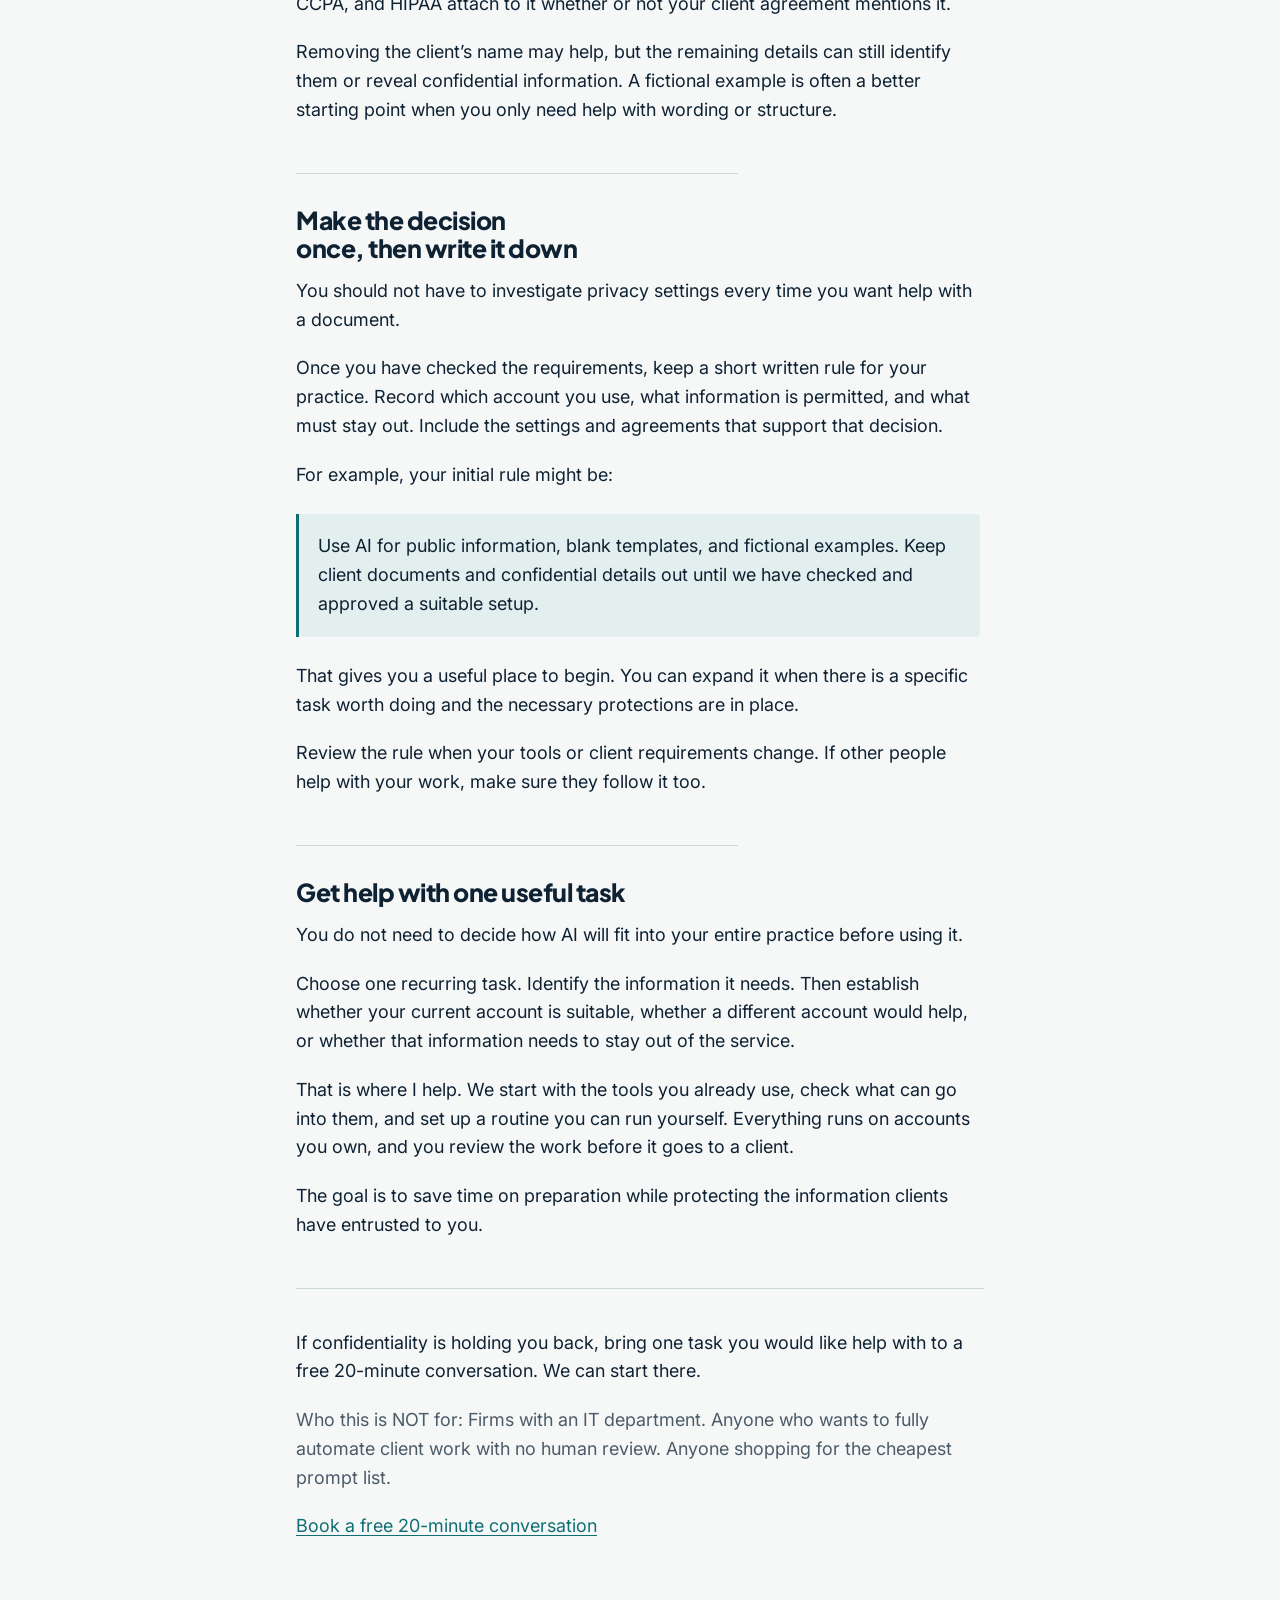
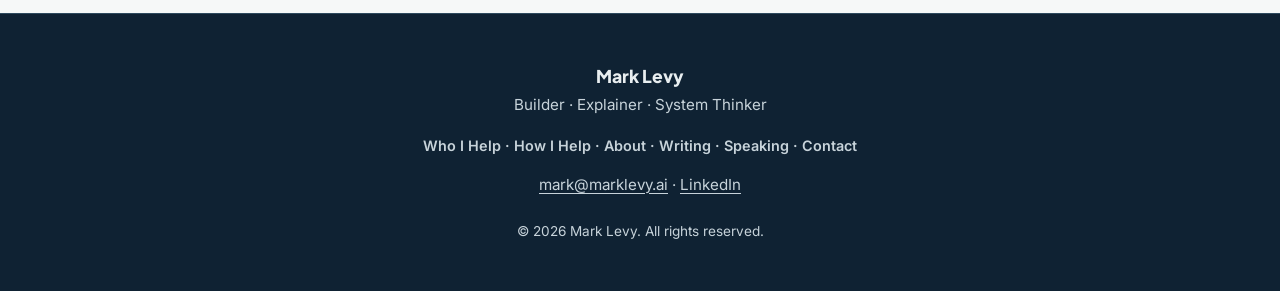
<file: insights/confidential-client-information-chatgpt-claude/index.html>
<!DOCTYPE html>
<html lang="en">
<head>
    <meta charset="UTF-8">
    <meta name="viewport" content="width=device-width, initial-scale=1.0">
    <title>Can confidential client information go into ChatGPT or Claude? | Mark Levy</title>
    <meta name="description" content="Sometimes, yes. It depends on the information, your obligations to the client, and how the account handles what you share. Then write the rule down.">
    <meta property="og:title" content="Can confidential client information go into ChatGPT or Claude? | Mark Levy">
    <meta property="og:description" content="Sometimes, yes. It depends on the information, your obligations to the client, and how the account handles what you share. Then write the rule down.">
    <meta property="og:type" content="article">
    <meta property="og:url" content="https://www.marklevy.ai/insights/confidential-client-information-chatgpt-claude/">
    <meta property="og:image" content="https://www.marklevy.ai/images/og/confidential-client-information-chatgpt-claude.png">
    <meta property="og:image:width" content="1200">
    <meta property="og:image:height" content="630">
    <meta name="twitter:card" content="summary_large_image">
    <meta name="twitter:title" content="Can confidential client information go into ChatGPT or Claude? | Mark Levy">
    <meta name="twitter:description" content="Sometimes, yes. It depends on the information, your obligations to the client, and how the account handles what you share. Then write the rule down.">
    <meta name="twitter:image" content="https://www.marklevy.ai/images/og/confidential-client-information-chatgpt-claude.png">
    <link rel="canonical" href="https://www.marklevy.ai/insights/confidential-client-information-chatgpt-claude/">
    <link rel="icon" href="/favicon.ico" sizes="32x32">
    <link rel="icon" href="/favicon.svg" type="image/svg+xml">
    <link rel="apple-touch-icon" href="/apple-touch-icon.png">
    <link rel="stylesheet" href="/styles.css">
    <meta name="theme-color" content="#F6F8F8">
    <link rel="preconnect" href="https://fonts.googleapis.com">
    <link rel="preconnect" href="https://fonts.gstatic.com" crossorigin>
    <link href="https://fonts.googleapis.com/css2?family=Plus+Jakarta+Sans:wght@400..800&family=Inter:wght@400;600&family=IBM+Plex+Mono:wght@500&display=swap" rel="stylesheet">
    <script type="application/ld+json">
    {
      "@context": "https://schema.org",
      "@graph": [
        {
          "@type": "Article",
          "headline": "Can confidential client information go into ChatGPT or Claude?",
          "description": "Sometimes, yes. It depends on the information, your obligations to the client, and how the account handles what you share. Then write the rule down.",
          "author": {
            "@type": "Person",
            "@id": "https://www.marklevy.ai/#mark"
          },
          "publisher": {
            "@type": "Person",
            "@id": "https://www.marklevy.ai/#mark"
          },
          "datePublished": "2026-09-06",
          "dateModified": "2026-09-06",
          "url": "https://www.marklevy.ai/insights/confidential-client-information-chatgpt-claude/",
          "mainEntityOfPage": "https://www.marklevy.ai/insights/confidential-client-information-chatgpt-claude/"
        },
        {
          "@type": "BreadcrumbList",
          "itemListElement": [
            {
              "@type": "ListItem",
              "position": 1,
              "name": "Home",
              "item": "https://www.marklevy.ai/"
            },
            {
              "@type": "ListItem",
              "position": 2,
              "name": "Can confidential client information go into ChatGPT or Claude?",
              "item": "https://www.marklevy.ai/insights/confidential-client-information-chatgpt-claude/"
            }
          ]
        }
      ]
    }
    </script>
</head>
<body>
    <a class="skip-link" href="#main">Skip to content</a>

    <!-- Navigation — keep in lockstep with index.html -->
    <nav class="nav" aria-label="Primary">
        <div class="nav-container">
            <a href="/" class="nav-logo"><svg class="nav-mark" viewBox="309 235 359.31 531" aria-hidden="true" focusable="false"><rect class="nav-mark-bar" x="309" y="235" width="45" height="531"/><path fill="currentColor" transform="translate(408.98 654.79) scale(0.22949 -0.22949)" d="M908 0V868Q908 973 924 1169Q865 879 849 828L725 360H507L381 828Q352 936 305 1169L312 1069Q319 964 319 868V0H99V1349H446L581 850Q596 803 619 619Q639 774 659 849L795 1349H1130V0Z"/></svg>Mark Levy</a>
            <div class="nav-links">
                <a href="/who-i-help/">Who I Help</a>
                <a href="/how-i-help/">How I Help</a>
                <a href="/about/">About</a>
                <a href="/insights/">Writing</a>
                <a href="/#contact">Contact</a>
            </div>
        </div>
    </nav>

    <main id="main">
    <article class="page">
        <div class="container">
            <p class="page-verified">Last verified: 2026-09-06</p>
            <p class="eyebrow">Confidentiality</p>
            <h1>Can confidential client information go into ChatGPT or Claude?</h1>

            <p>You use ChatGPT or Claude to improve an email or work through an idea. Then you want help with a client document, and you hesitate. Are you allowed to upload it?</p>

            <p>If you run your own practice, you probably have to answer that question yourself.</p>

            <p><strong>Sometimes, yes. It depends on the information, your obligations to the client, and how the account handles what you share.</strong> Until those are clear, keep confidential client material out.</p>

            <p>You can still get useful help from AI while you work out those limits.</p>

            <h2>Start with the account you already use</h2>

            <p>You may use a free account or pay for a personal subscription. That is a reasonable place to learn what AI can do.</p>

            <p>Without sharing client information, you can ask it to improve a blank proposal template, draft a general meeting agenda, or build a checklist from a fictional example. Start with something you do regularly and see whether the result saves you work.</p>

            <p>The decision changes when you want to upload a client’s contract, financial records, or private correspondence. Before doing that, you need to check whether your account is appropriate for that information. Paying for a subscription does not settle the question.</p>

            <h2>Know what happens to what you upload</h2>

            <figure class="page-figure">
                <p class="figure-title">Where your information goes when you use online AI</p>
                <svg class="figure-wide" viewBox="0 0 440 290" role="img" aria-labelledby="flow-title flow-desc" xmlns="http://www.w3.org/2000/svg">
                    <title id="flow-title">Where your information goes when you use online AI</title>
                    <desc id="flow-desc">A round trip. Your message and any attached files go from your laptop to the AI provider’s data center, which could be anywhere in the world. The only point of control is before you press Enter; after that, everything in the message has left your machine. The reply comes back to your laptop, where you review it. A copy of what you sent may stay in the provider’s data center under the account’s terms and settings.</desc>
                    <defs>
                        <marker id="arrow-ink" viewBox="0 0 10 10" refX="9" refY="5" markerWidth="7" markerHeight="7" orient="auto-start-reverse">
                            <path d="M0 0 L10 5 L0 10 z" class="flow-arrow-ink"/>
                        </marker>
                        <marker id="arrow-accent" viewBox="0 0 10 10" refX="9" refY="5" markerWidth="7" markerHeight="7" orient="auto-start-reverse">
                            <path d="M0 0 L10 5 L0 10 z" class="flow-arrow-accent"/>
                        </marker>
                    </defs>

                    <!-- Your laptop -->
                    <rect x="6" y="20" width="140" height="108" rx="4" class="flow-box"/>
                    <text x="76" y="60" text-anchor="middle" class="flow-head">Your laptop</text>
                    <text x="76" y="82" text-anchor="middle" class="flow-sub">Decide before</text>
                    <text x="76" y="100" text-anchor="middle" class="flow-sub">you press Enter</text>

                    <!-- Out: message to the provider -->
                    <text x="220" y="30" text-anchor="middle" class="flow-label">Your message</text>
                    <text x="220" y="45" text-anchor="middle" class="flow-label">+ files you attach</text>
                    <path d="M150 56 H290" class="flow-line" marker-end="url(#arrow-ink)"/>

                    <!-- Back: the reply -->
                    <path d="M290 100 H150" class="flow-line" marker-end="url(#arrow-ink)"/>
                    <text x="220" y="119" text-anchor="middle" class="flow-label">The reply.</text>
                    <text x="220" y="134" text-anchor="middle" class="flow-label">You review it.</text>

                    <!-- AI provider -->
                    <rect x="294" y="20" width="140" height="108" rx="4" class="flow-box"/>
                    <text x="364" y="60" text-anchor="middle" class="flow-head">AI provider</text>
                    <text x="364" y="82" text-anchor="middle" class="flow-sub">Their data center,</text>
                    <text x="364" y="100" text-anchor="middle" class="flow-sub">could be anywhere</text>

                    <!-- What stays behind -->
                    <path d="M364 128 V170" class="flow-line-dashed" marker-end="url(#arrow-accent)"/>
                    <rect x="289" y="174" width="150" height="100" rx="4" class="flow-box-dashed"/>
                    <text x="364" y="202" text-anchor="middle" class="flow-head-accent">A copy may stay</text>
                    <text x="364" y="224" text-anchor="middle" class="flow-sub">in their data center,</text>
                    <text x="364" y="242" text-anchor="middle" class="flow-sub">under the account’s</text>
                    <text x="364" y="260" text-anchor="middle" class="flow-sub">terms and settings.</text>
                </svg>
                <div class="figure-phone flow-phone">
                    <div class="fp-box"><p class="fp-head">Your laptop</p><p class="fp-sub">Decide before you press Enter</p></div>
                    <div class="fp-legs">
                        <p class="fp-leg"><span class="fp-arrow" aria-hidden="true">↓</span>Your message + files you attach</p>
                        <p class="fp-leg"><span class="fp-arrow" aria-hidden="true">↑</span>The reply. You review it.</p>
                    </div>
                    <div class="fp-box"><p class="fp-head">AI provider</p><p class="fp-sub">Their data center, could be anywhere</p></div>
                    <div class="fp-legs fp-legs-copy"><span class="fp-arrow fp-arrow-accent" aria-hidden="true">↓</span></div>
                    <div class="fp-box fp-box-dashed"><p class="fp-head fp-head-accent">A copy may stay</p><p class="fp-sub">in their data center, under the account’s terms and settings.</p></div>
                </div>
                <figcaption>Using ChatGPT or Claude online sends what you share to the provider’s systems. Receiving a reply does not mean the provider has deleted your information. Check the terms and settings for your account before sharing client material.</figcaption>
            </figure>

            <p>Start with the service’s terms and privacy settings. You want clear answers to a few practical questions:</p>

            <ul>
                <li>Can the provider use your conversations to improve its AI models?</li>
                <li>How long does it keep your chats and uploaded files?</li>
                <li>Who can access that information, and under what circumstances?</li>
                <li>What control do you have over sharing and deletion?</li>
            </ul>

            <p>Using conversations to improve the AI is usually called <strong>model training</strong>. Turning that off addresses one use of your information. You still need to understand how the service stores and handles it.</p>

            <p>Deleting a chat is not the same as the provider deleting it. The chat disappears from your screen. The provider’s copy is scheduled for removal later, and both <a href="https://help.openai.com/en/articles/8983778-chat-and-file-retention-policies-in-chatgpt" target="_blank" rel="noopener">OpenAI</a> and <a href="https://privacy.claude.com/en/articles/10023548-how-long-do-you-store-my-data" target="_blank" rel="noopener">Anthropic</a> say that takes up to thirty days. It can be kept longer if the conversation is flagged for a policy review or the provider is required to hold it. Files you uploaded may be stored separately from the chat and need deleting on their own.</p>

            <p>Business accounts have different protections. OpenAI says it does not use ChatGPT Business or Enterprise conversations for model training by default. Anthropic makes the same commitment for its commercial products. Those protections may make a business account appropriate for certain work, but they still need to match your requirements. See <a href="https://openai.com/business-data/" target="_blank" rel="noopener">OpenAI’s business data policy</a> and <a href="https://privacy.claude.com/en/articles/7996868-is-my-data-used-for-model-training" target="_blank" rel="noopener">Anthropic’s commercial data policy</a>.</p>

            <p>You do not need to learn every product or plan. You need to understand the one you intend to use.</p>

            <h2>Check what you have promised the client</h2>

            <p>The service’s privacy policy is only part of the decision. Your client agreement and the requirements of your profession also matter.</p>

            <p>A consultant working with public research has different concerns from an accountant uploading tax records or an attorney reviewing a confidential settlement. Even within one practice, different clients may have different restrictions.</p>

            <p>Before using client material, establish whether you are permitted to share it with the service and whether any conditions apply. If the answer is unclear, leave the material out until you resolve it.</p>

            <p>Confidential information is broader than a client’s name. Names, addresses, dates of birth, account and tax numbers, health details, and financial records are what regulators call personally identifiable information, and rules such as GDPR, the CCPA, and HIPAA attach to it whether or not your client agreement mentions it.</p>

            <p>Removing the client’s name may help, but the remaining details can still identify them or reveal confidential information. A fictional example is often a better starting point when you only need help with wording or structure.</p>

            <h2>Make the decision once, then write it down</h2>

            <p>You should not have to investigate privacy settings every time you want help with a document.</p>

            <p>Once you have checked the requirements, keep a short written rule for your practice. Record which account you use, what information is permitted, and what must stay out. Include the settings and agreements that support that decision.</p>

            <p>For example, your initial rule might be:</p>

            <blockquote>
                <p>Use AI for public information, blank templates, and fictional examples. Keep client documents and confidential details out until we have checked and approved a suitable setup.</p>
            </blockquote>

            <p>That gives you a useful place to begin. You can expand it when there is a specific task worth doing and the necessary protections are in place.</p>

            <p>Review the rule when your tools or client requirements change. If other people help with your work, make sure they follow it too.</p>

            <h2>Get help with one useful task</h2>

            <p>You do not need to decide how AI will fit into your entire practice before using it.</p>

            <p>Choose one recurring task. Identify the information it needs. Then establish whether your current account is suitable, whether a different account would help, or whether that information needs to stay out of the service.</p>

            <p>That is where I help. We start with the tools you already use, check what can go into them, and set up a routine you can run yourself. Everything runs on accounts you own, and you review the work before it goes to a client.</p>

            <p>The goal is to save time on preparation while protecting the information clients have entrusted to you.</p>

            <div class="page-closer">
                <p>If confidentiality is holding you back, bring one task you would like help with to a free 20-minute conversation. We can start there.</p>
                <p class="page-not-for">Who this is NOT for: Firms with an IT department. Anyone who wants to fully automate client work with no human review. Anyone shopping for the cheapest prompt list.</p>
                <p><a href="https://calendly.com/mark-marklevy/30min">Book a free 20-minute conversation</a></p>
            </div>
        </div>
    </article>
    </main>

    <!-- Footer — keep in lockstep with index.html -->
    <footer class="footer">
        <div class="container">
            <p class="footer-logo">Mark Levy</p>
            <p class="footer-persona">Builder · Explainer · System Thinker</p>
            <nav class="footer-nav" aria-label="Footer">
                <a href="/who-i-help/">Who I Help</a> ·
                <a href="/how-i-help/">How I Help</a> ·
                <a href="/about/">About</a> ·
                <a href="/insights/">Writing</a> ·
                <a href="/#speaking">Speaking</a> ·
                <a href="/#contact">Contact</a>
            </nav>
            <p class="footer-links">
                <!--email_off--><a href="mailto:mark@marklevy.ai">mark@marklevy.ai</a><!--/email_off--> ·
                <a href="https://www.linkedin.com/in/markolevy/" target="_blank" rel="noopener">LinkedIn</a>
            </p>
            <p class="footer-copyright">&copy; 2026 Mark Levy. All rights reserved.</p>
        </div>
    </footer>
</body>
</html>
</file>
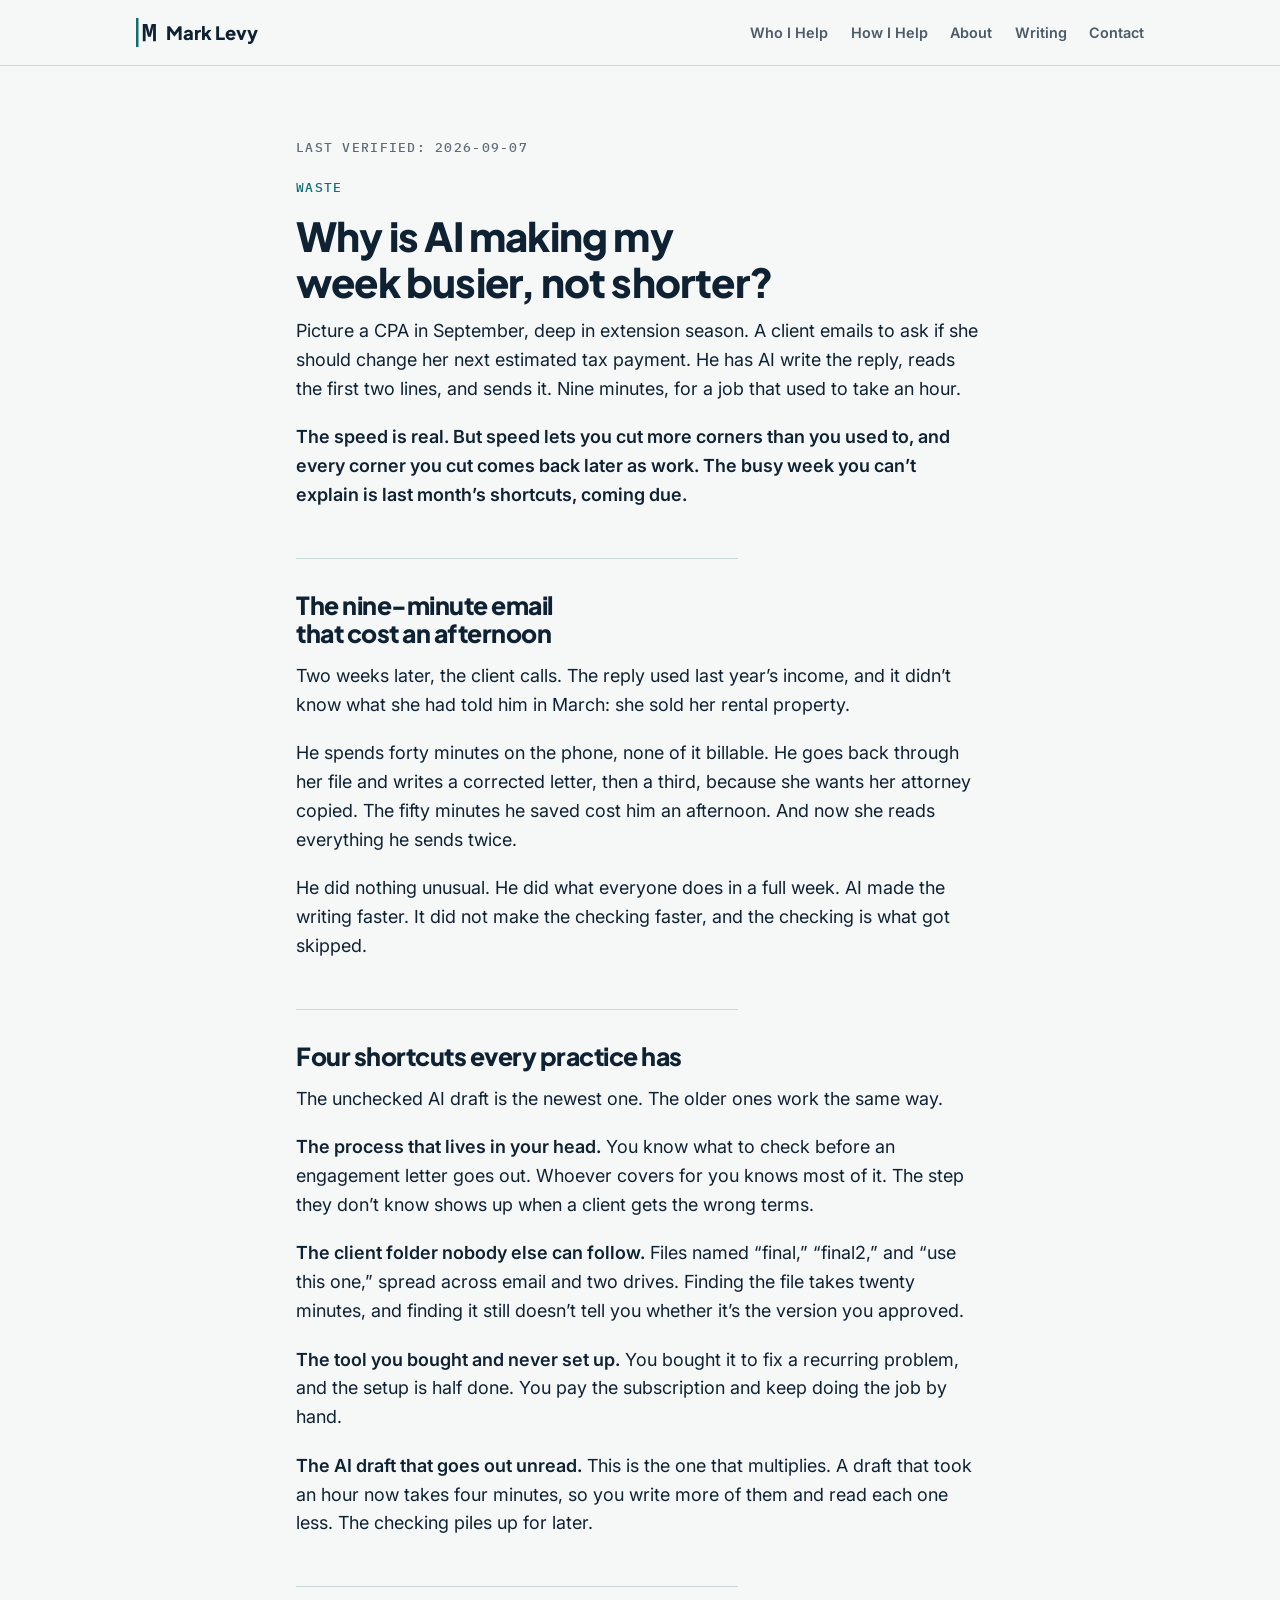
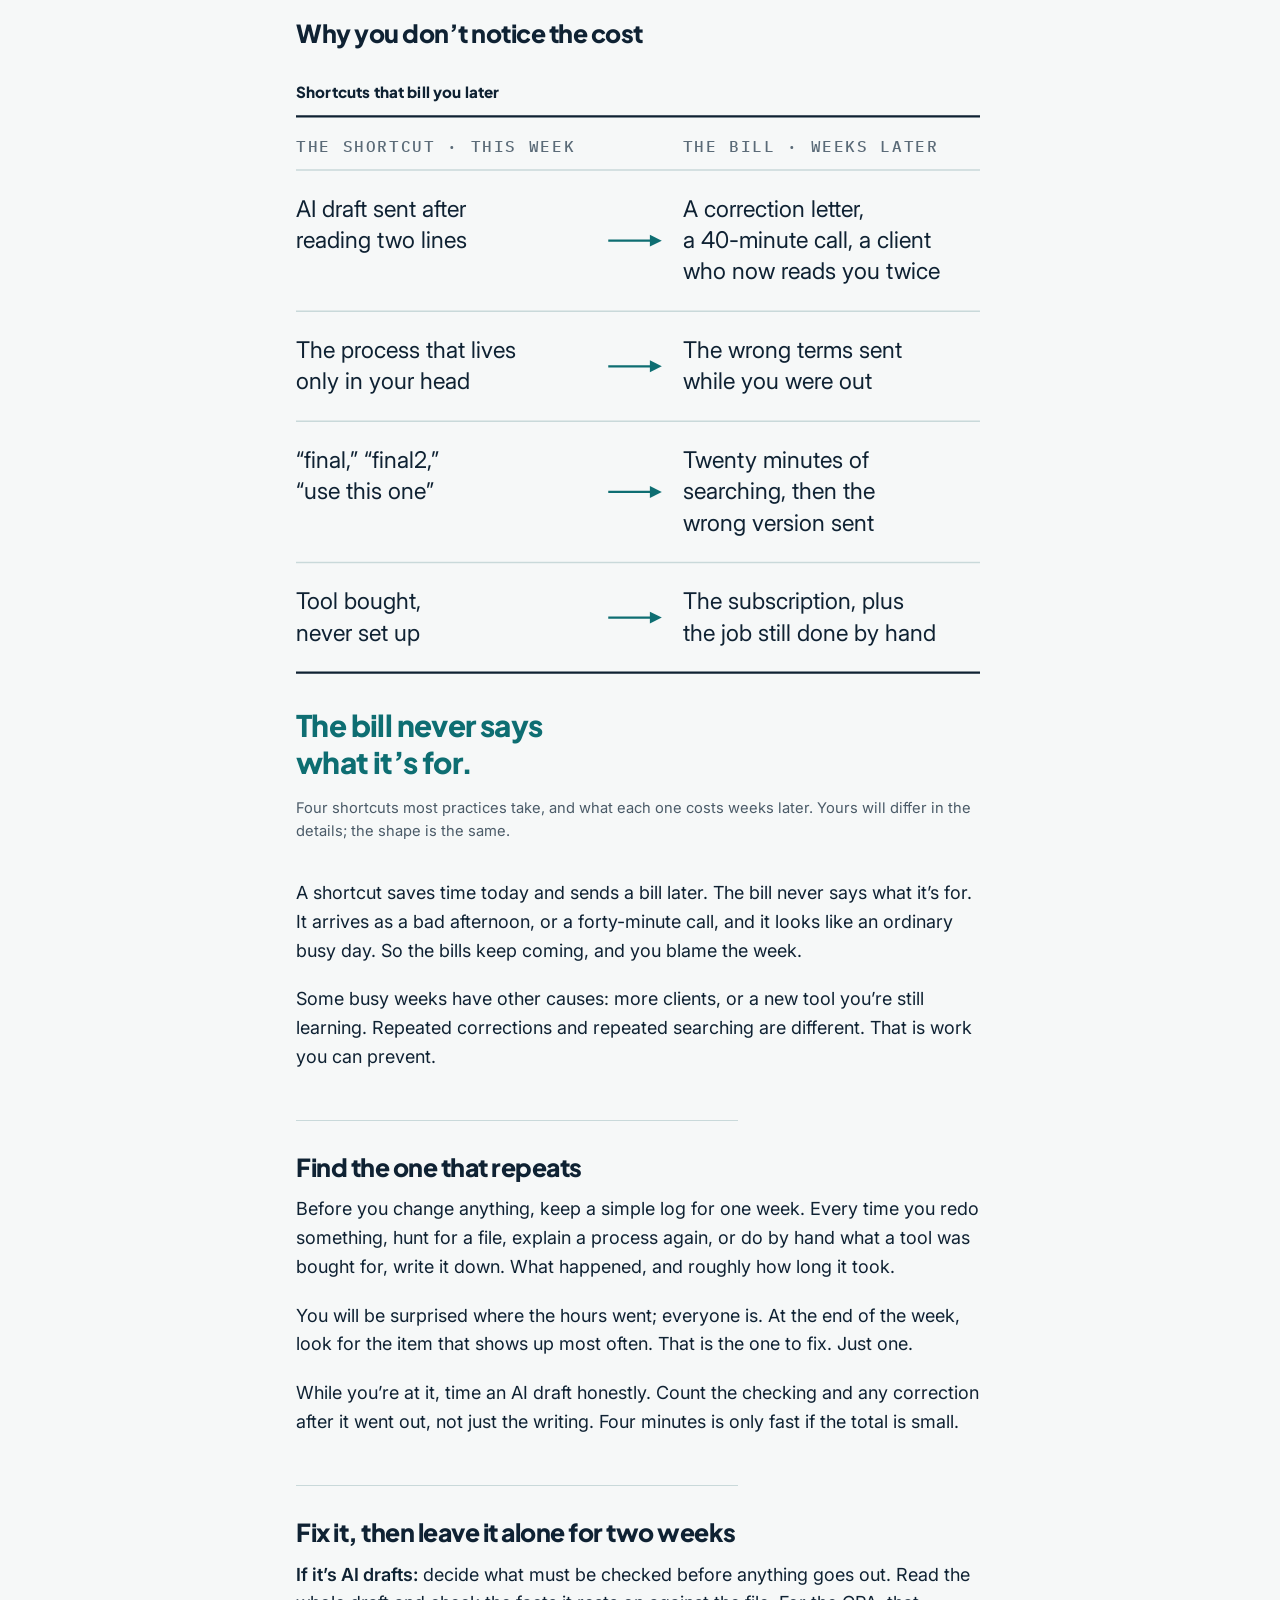
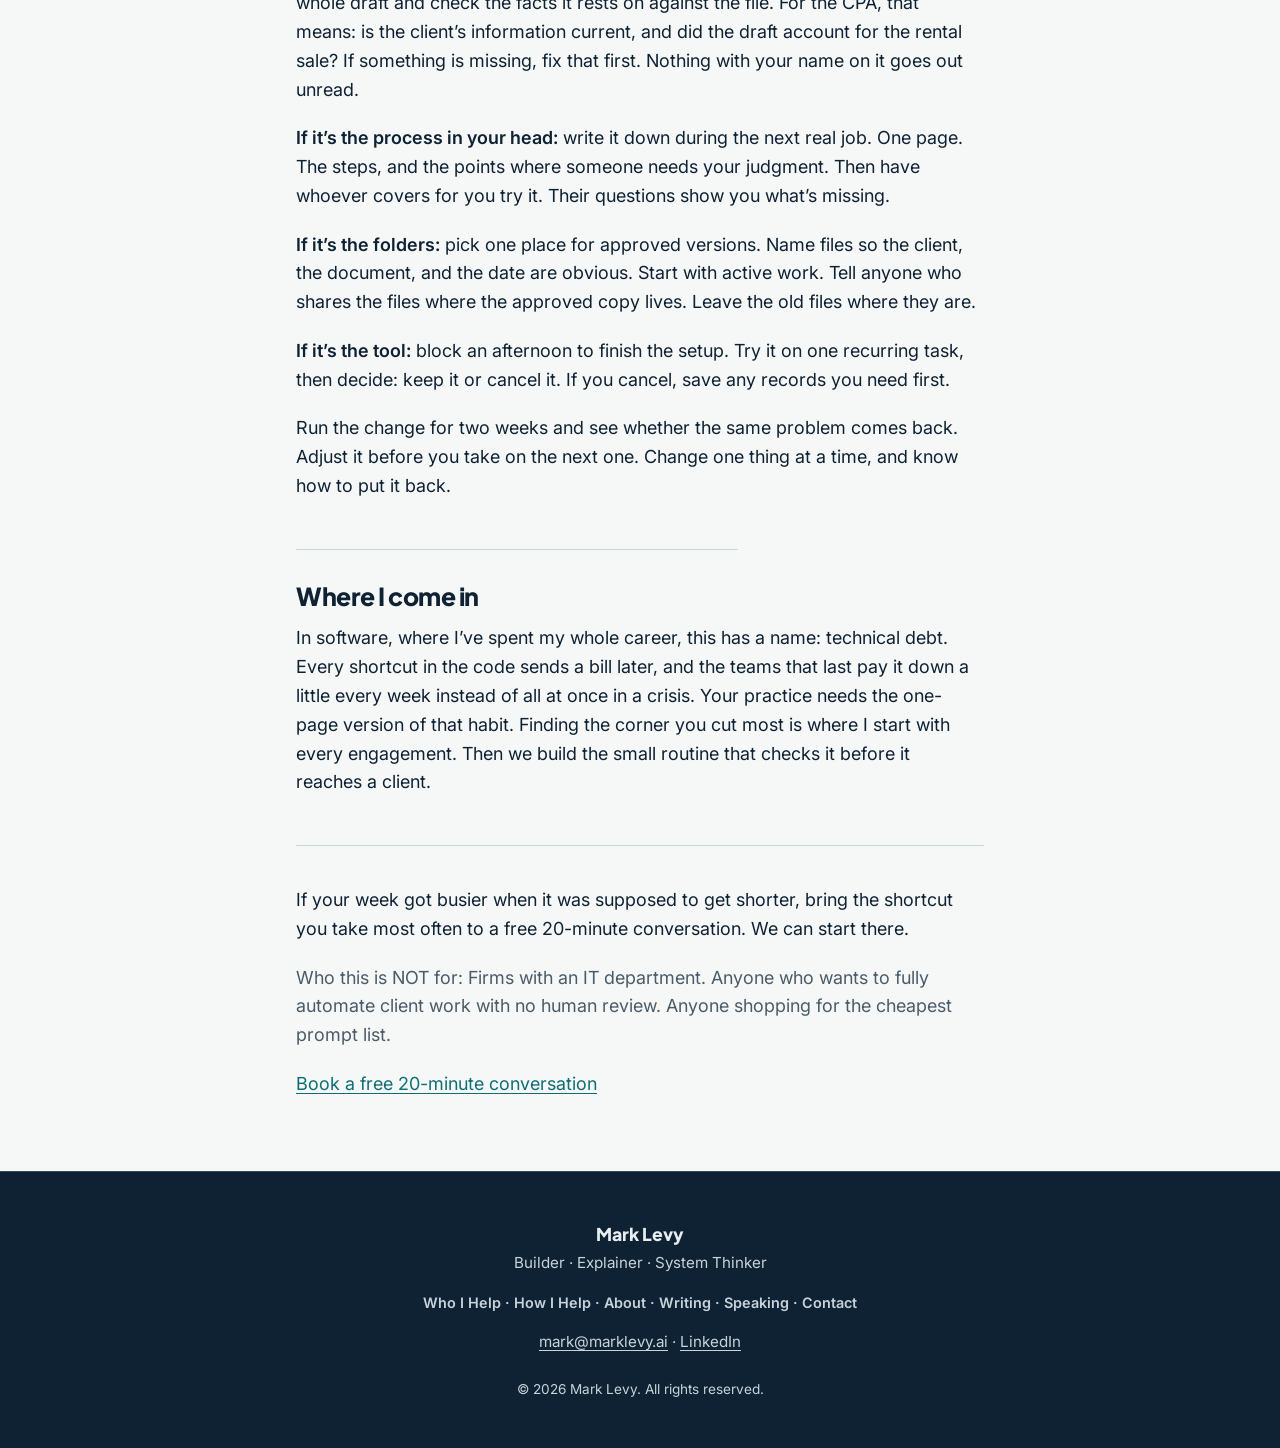
<file: insights/shortcuts-that-bill-you-later/index.html>
<!DOCTYPE html>
<html lang="en">
<head>
    <meta charset="UTF-8">
    <meta name="viewport" content="width=device-width, initial-scale=1.0">
    <title>Why is AI making my week busier, not shorter? | Mark Levy</title>
    <meta name="description" content="Speed lets you cut more corners, and every corner comes back later as work. Here is how to find the shortcut that repeats and fix it.">
    <meta property="og:title" content="Why is AI making my week busier, not shorter? | Mark Levy">
    <meta property="og:description" content="Speed lets you cut more corners, and every corner comes back later as work. Here is how to find the shortcut that repeats and fix it.">
    <meta property="og:type" content="article">
    <meta property="og:url" content="https://www.marklevy.ai/insights/shortcuts-that-bill-you-later/">
    <meta property="og:image" content="https://www.marklevy.ai/images/og/shortcuts-that-bill-you-later.png">
    <meta property="og:image:width" content="1200">
    <meta property="og:image:height" content="630">
    <meta name="twitter:card" content="summary_large_image">
    <meta name="twitter:title" content="Why is AI making my week busier, not shorter? | Mark Levy">
    <meta name="twitter:description" content="Speed lets you cut more corners, and every corner comes back later as work. Here is how to find the shortcut that repeats and fix it.">
    <meta name="twitter:image" content="https://www.marklevy.ai/images/og/shortcuts-that-bill-you-later.png">
    <link rel="canonical" href="https://www.marklevy.ai/insights/shortcuts-that-bill-you-later/">
    <link rel="icon" href="/favicon.ico" sizes="32x32">
    <link rel="icon" href="/favicon.svg" type="image/svg+xml">
    <link rel="apple-touch-icon" href="/apple-touch-icon.png">
    <link rel="stylesheet" href="/styles.css">
    <meta name="theme-color" content="#F6F8F8">
    <link rel="preconnect" href="https://fonts.googleapis.com">
    <link rel="preconnect" href="https://fonts.gstatic.com" crossorigin>
    <link href="https://fonts.googleapis.com/css2?family=Plus+Jakarta+Sans:wght@400..800&family=Inter:wght@400;600&family=IBM+Plex+Mono:wght@500&display=swap" rel="stylesheet">
    <script type="application/ld+json">
    {
      "@context": "https://schema.org",
      "@graph": [
        {
          "@type": "Article",
          "headline": "Why is AI making my week busier, not shorter?",
          "description": "Speed lets you cut more corners, and every corner comes back later as work. Here is how to find the shortcut that repeats and fix it.",
          "author": {
            "@type": "Person",
            "@id": "https://www.marklevy.ai/#mark"
          },
          "publisher": {
            "@type": "Person",
            "@id": "https://www.marklevy.ai/#mark"
          },
          "datePublished": "2026-09-07",
          "dateModified": "2026-11-21",
          "url": "https://www.marklevy.ai/insights/shortcuts-that-bill-you-later/",
          "mainEntityOfPage": "https://www.marklevy.ai/insights/shortcuts-that-bill-you-later/"
        },
        {
          "@type": "BreadcrumbList",
          "itemListElement": [
            {
              "@type": "ListItem",
              "position": 1,
              "name": "Home",
              "item": "https://www.marklevy.ai/"
            },
            {
              "@type": "ListItem",
              "position": 2,
              "name": "Why is AI making my week busier, not shorter?",
              "item": "https://www.marklevy.ai/insights/shortcuts-that-bill-you-later/"
            }
          ]
        }
      ]
    }
    </script>
</head>
<body>
    <a class="skip-link" href="#main">Skip to content</a>

    <!-- Navigation — keep in lockstep with index.html -->
    <nav class="nav" aria-label="Primary">
        <div class="nav-container">
            <a href="/" class="nav-logo"><svg class="nav-mark" viewBox="309 235 359.31 531" aria-hidden="true" focusable="false"><rect class="nav-mark-bar" x="309" y="235" width="45" height="531"/><path fill="currentColor" transform="translate(408.98 654.79) scale(0.22949 -0.22949)" d="M908 0V868Q908 973 924 1169Q865 879 849 828L725 360H507L381 828Q352 936 305 1169L312 1069Q319 964 319 868V0H99V1349H446L581 850Q596 803 619 619Q639 774 659 849L795 1349H1130V0Z"/></svg>Mark Levy</a>
            <div class="nav-links">
                <a href="/who-i-help/">Who I Help</a>
                <a href="/how-i-help/">How I Help</a>
                <a href="/about/">About</a>
                <a href="/insights/">Writing</a>
                <a href="/#contact">Contact</a>
            </div>
        </div>
    </nav>

    <main id="main">
    <article class="page">
        <div class="container">
            <p class="page-verified">Last verified: 2026-09-07</p>
            <p class="eyebrow">Waste</p>
            <h1>Why is AI making my week busier, not shorter?</h1>

            <p>Picture a CPA in September, deep in extension season. A client emails to ask if she should change her next estimated tax payment. He has AI write the reply, reads the first two lines, and sends it. Nine minutes, for a job that used to take an hour.</p>

            <p><strong>The speed is real. But speed lets you cut more corners than you used to, and every corner you cut comes back later as work. The busy week you can’t explain is last month’s shortcuts, coming due.</strong></p>

            <h2>The nine-minute email that cost an afternoon</h2>

            <p>Two weeks later, the client calls. The reply used last year’s income, and it didn’t know what she had told him in March: she sold her rental property.</p>

            <p>He spends forty minutes on the phone, none of it billable. He goes back through her file and writes a corrected letter, then a third, because she wants her attorney copied. The fifty minutes he saved cost him an afternoon. And now she reads everything he sends twice.</p>

            <p>He did nothing unusual. He did what everyone does in a full week. AI made the writing faster. It did not make the checking faster, and the checking is what got skipped.</p>

            <h2>Four shortcuts every practice has</h2>

            <p>The unchecked AI draft is the newest one. The older ones work the same way.</p>

            <p><strong>The process that lives in your head.</strong> You know what to check before an engagement letter goes out. Whoever covers for you knows most of it. The step they don’t know shows up when a client gets the wrong terms.</p>

            <p><strong>The client folder nobody else can follow.</strong> Files named “final,” “final2,” and “use this one,” spread across email and two drives. Finding the file takes twenty minutes, and finding it still doesn’t tell you whether it’s the version you approved.</p>

            <p><strong>The tool you bought and never set up.</strong> You bought it to fix a recurring problem, and the setup is half done. You pay the subscription and keep doing the job by hand.</p>

            <p><strong>The AI draft that goes out unread.</strong> This is the one that multiplies. A draft that took an hour now takes four minutes, so you write more of them and read each one less. The checking piles up for later.</p>

            <h2>Why you don’t notice the cost</h2>

            <figure class="page-figure">
                <p class="figure-title">Shortcuts that bill you later</p>
                <svg class="figure-wide" viewBox="0 0 920 900" role="img" aria-labelledby="ledger-title ledger-desc" xmlns="http://www.w3.org/2000/svg">
                    <title id="ledger-title">Shortcuts that bill you later</title>
                    <desc id="ledger-desc">A simple bill with two columns. On the left, four shortcuts taken this week: an AI draft sent after reading two lines; the process that lives only in your head; files named final, final2, and use this one; a tool bought and never set up. On the right, what each one costs weeks later: a correction letter, a forty-minute call, and a client who now reads you twice; the wrong terms sent while you were out; twenty minutes of searching, then the wrong version sent; the subscription, plus the job still done by hand. Below the bill, one line: the bill never says what it’s for.</desc>
                    <line class="ledger-rule" x1="0" y1="2" x2="920" y2="2"/>
                    <text class="ledger-head" x="0" y="50">THE SHORTCUT · THIS WEEK</text>
                    <text class="ledger-head" x="520" y="50">THE BILL · WEEKS LATER</text>
                    <line class="ledger-hair" x1="0" y1="74" x2="920" y2="74"/>
                    <!-- row 1 -->
                    <text class="ledger-cell" x="0" y="137">AI draft sent after</text>
                    <text class="ledger-cell" x="0" y="179">reading two lines</text>
                    <path class="ledger-arrow" d="M 420 169 H 480"/><polygon class="ledger-arrowhead" points="476,161 492,169 476,177"/>
                    <text class="ledger-cell" x="520" y="137">A correction letter,</text>
                    <text class="ledger-cell" x="520" y="179">a 40-minute call, a client</text>
                    <text class="ledger-cell" x="520" y="221">who now reads you twice</text>
                    <line class="ledger-hair" x1="0" y1="264" x2="920" y2="264"/>
                    <!-- row 2 -->
                    <text class="ledger-cell" x="0" y="327">The process that lives</text>
                    <text class="ledger-cell" x="0" y="369">only in your head</text>
                    <path class="ledger-arrow" d="M 420 338 H 480"/><polygon class="ledger-arrowhead" points="476,330 492,338 476,346"/>
                    <text class="ledger-cell" x="520" y="327">The wrong terms sent</text>
                    <text class="ledger-cell" x="520" y="369">while you were out</text>
                    <line class="ledger-hair" x1="0" y1="412" x2="920" y2="412"/>
                    <!-- row 3 -->
                    <text class="ledger-cell" x="0" y="475">“final,” “final2,”</text>
                    <text class="ledger-cell" x="0" y="517">“use this one”</text>
                    <path class="ledger-arrow" d="M 420 507 H 480"/><polygon class="ledger-arrowhead" points="476,499 492,507 476,515"/>
                    <text class="ledger-cell" x="520" y="475">Twenty minutes of</text>
                    <text class="ledger-cell" x="520" y="517">searching, then the</text>
                    <text class="ledger-cell" x="520" y="559">wrong version sent</text>
                    <line class="ledger-hair" x1="0" y1="602" x2="920" y2="602"/>
                    <!-- row 4 -->
                    <text class="ledger-cell" x="0" y="665">Tool bought,</text>
                    <text class="ledger-cell" x="0" y="707">never set up</text>
                    <path class="ledger-arrow" d="M 420 676 H 480"/><polygon class="ledger-arrowhead" points="476,668 492,676 476,684"/>
                    <text class="ledger-cell" x="520" y="665">The subscription, plus</text>
                    <text class="ledger-cell" x="520" y="707">the job still done by hand</text>
                    <line class="ledger-rule" x1="0" y1="750" x2="920" y2="750"/>
                    <text class="ledger-footer" x="0" y="836">The bill never says</text>
                    <text class="ledger-footer" x="0" y="886">what it’s for.</text>
                </svg>
                <div class="figure-phone ledger-phone">
                    <p class="lp-head"><span>THE SHORTCUT · THIS WEEK</span><span><span class="lp-arrow" aria-hidden="true">→</span> THE BILL · WEEKS LATER</span></p>
                    <dl>
                        <div class="lp-row"><dt>AI draft sent after reading two lines</dt><dd><span class="lp-arrow" aria-hidden="true">→</span>A correction letter, a 40-minute call, a client who now reads you twice</dd></div>
                        <div class="lp-row"><dt>The process that lives only in your head</dt><dd><span class="lp-arrow" aria-hidden="true">→</span>The wrong terms sent while you were out</dd></div>
                        <div class="lp-row"><dt>“final,” “final2,” “use this one”</dt><dd><span class="lp-arrow" aria-hidden="true">→</span>Twenty minutes of searching, then the wrong version sent</dd></div>
                        <div class="lp-row"><dt>Tool bought, never set up</dt><dd><span class="lp-arrow" aria-hidden="true">→</span>The subscription, plus the job still done by hand</dd></div>
                    </dl>
                    <p class="lp-foot">The bill never says what it’s for.</p>
                </div>
                <figcaption>Four shortcuts most practices take, and what each one costs weeks later. Yours will differ in the details; the shape is the same.</figcaption>
            </figure>

            <p>A shortcut saves time today and sends a bill later. The bill never says what it’s for. It arrives as a bad afternoon, or a forty-minute call, and it looks like an ordinary busy day. So the bills keep coming, and you blame the week.</p>

            <p>Some busy weeks have other causes: more clients, or a new tool you’re still learning. Repeated corrections and repeated searching are different. That is work you can prevent.</p>

            <h2>Find the one that repeats</h2>

            <p>Before you change anything, keep a simple log for one week. Every time you redo something, hunt for a file, explain a process again, or do by hand what a tool was bought for, write it down. What happened, and roughly how long it took.</p>

            <p>You will be surprised where the hours went; everyone is. At the end of the week, look for the item that shows up most often. That is the one to fix. Just one.</p>

            <p>While you’re at it, time an AI draft honestly. Count the checking and any correction after it went out, not just the writing. Four minutes is only fast if the total is small.</p>

            <h2>Fix it, then leave it alone for two weeks</h2>

            <p><strong>If it’s AI drafts:</strong> decide what must be checked before anything goes out. Read the whole draft and check the facts it rests on against the file. For the CPA, that means: is the client’s information current, and did the draft account for the rental sale? If something is missing, fix that first. Nothing with your name on it goes out unread.</p>

            <p><strong>If it’s the process in your head:</strong> write it down during the next real job. One page. The steps, and the points where someone needs your judgment. Then have whoever covers for you try it. Their questions show you what’s missing.</p>

            <p><strong>If it’s the folders:</strong> pick one place for approved versions. Name files so the client, the document, and the date are obvious. Start with active work. Tell anyone who shares the files where the approved copy lives. Leave the old files where they are.</p>

            <p><strong>If it’s the tool:</strong> block an afternoon to finish the setup. Try it on one recurring task, then decide: keep it or cancel it. If you cancel, save any records you need first.</p>

            <p>Run the change for two weeks and see whether the same problem comes back. Adjust it before you take on the next one. Change one thing at a time, and know how to put it back.</p>

            <h2>Where I come in</h2>

            <p>In software, where I’ve spent my whole career, this has a name: technical debt. Every shortcut in the code sends a bill later, and the teams that last pay it down a little every week instead of all at once in a crisis. Your practice needs the one-page version of that habit. Finding the corner you cut most is where I start with every engagement. Then we build the small routine that checks it before it reaches a client.</p>

            <div class="page-closer">
                <p>If your week got busier when it was supposed to get shorter, bring the shortcut you take most often to a free 20-minute conversation. We can start there.</p>
                <p class="page-not-for">Who this is NOT for: Firms with an IT department. Anyone who wants to fully automate client work with no human review. Anyone shopping for the cheapest prompt list.</p>
                <p><a href="https://calendly.com/mark-marklevy/30min">Book a free 20-minute conversation</a></p>
            </div>
        </div>
    </article>
    </main>

    <!-- Footer — keep in lockstep with index.html -->
    <footer class="footer">
        <div class="container">
            <p class="footer-logo">Mark Levy</p>
            <p class="footer-persona">Builder · Explainer · System Thinker</p>
            <nav class="footer-nav" aria-label="Footer">
                <a href="/who-i-help/">Who I Help</a> ·
                <a href="/how-i-help/">How I Help</a> ·
                <a href="/about/">About</a> ·
                <a href="/insights/">Writing</a> ·
                <a href="/#speaking">Speaking</a> ·
                <a href="/#contact">Contact</a>
            </nav>
            <p class="footer-links">
                <!--email_off--><a href="mailto:mark@marklevy.ai">mark@marklevy.ai</a><!--/email_off--> ·
                <a href="https://www.linkedin.com/in/markolevy/" target="_blank" rel="noopener">LinkedIn</a>
            </p>
            <p class="footer-copyright">&copy; 2026 Mark Levy. All rights reserved.</p>
        </div>
    </footer>
</body>
</html>
</file>
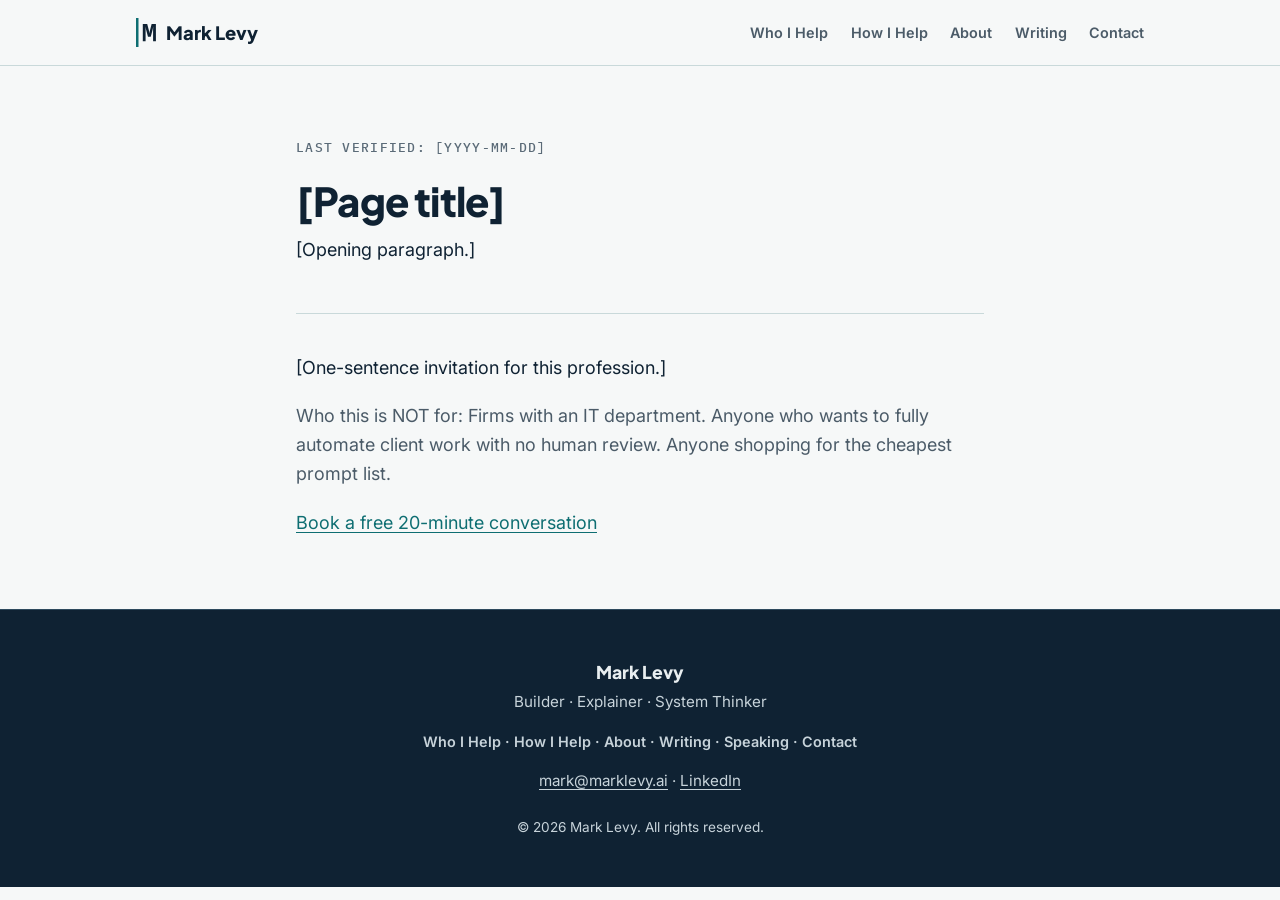
<file: _templates/page.html>
<!DOCTYPE html>
<html lang="en">
<head>
    <meta charset="UTF-8">
    <meta name="viewport" content="width=device-width, initial-scale=1.0">
    <title>[Page title] | Mark Levy</title>
    <meta name="description" content="[One-sentence description.]">
    <meta property="og:title" content="[Page title] | Mark Levy">
    <meta property="og:description" content="[One-sentence description.]">
    <meta property="og:type" content="article">
    <meta property="og:url" content="https://www.marklevy.ai/[slug]/">
    <meta property="og:image" content="https://www.marklevy.ai/images/mark-levy-headshot.jpg">
    <meta name="twitter:card" content="summary_large_image">
    <meta name="twitter:title" content="[Page title] | Mark Levy">
    <meta name="twitter:description" content="[One-sentence description.]">
    <meta name="twitter:image" content="https://www.marklevy.ai/images/mark-levy-headshot.jpg">
    <link rel="canonical" href="https://www.marklevy.ai/[slug]/">
    <link rel="icon" href="/favicon.ico" sizes="32x32">
    <link rel="icon" href="/favicon.svg" type="image/svg+xml">
    <link rel="apple-touch-icon" href="/apple-touch-icon.png">
    <link rel="stylesheet" href="/styles.css">
    <meta name="theme-color" content="#F6F8F8">
    <link rel="preconnect" href="https://fonts.googleapis.com">
    <link rel="preconnect" href="https://fonts.gstatic.com" crossorigin>
    <link href="https://fonts.googleapis.com/css2?family=Plus+Jakarta+Sans:wght@400..800&family=Inter:wght@400;600&family=IBM+Plex+Mono:wght@500&display=swap" rel="stylesheet">
    <script type="application/ld+json">
    {
      "@context": "https://schema.org",
      "@type": "Article",
      "headline": "[Page title]",
      "author": { "@type": "Person", "@id": "https://www.marklevy.ai/#mark" },
      "datePublished": "[YYYY-MM-DD]",
      "dateModified": "[YYYY-MM-DD]",
      "url": "https://www.marklevy.ai/[slug]/"
    }
    </script>
</head>
<body>
    <a class="skip-link" href="#main">Skip to content</a>

    <!-- Navigation — keep in lockstep with index.html -->
    <nav class="nav" aria-label="Primary">
        <div class="nav-container">
            <a href="/" class="nav-logo"><svg class="nav-mark" viewBox="309 235 359.31 531" aria-hidden="true" focusable="false"><rect class="nav-mark-bar" x="309" y="235" width="45" height="531"/><path fill="currentColor" transform="translate(408.98 654.79) scale(0.22949 -0.22949)" d="M908 0V868Q908 973 924 1169Q865 879 849 828L725 360H507L381 828Q352 936 305 1169L312 1069Q319 964 319 868V0H99V1349H446L581 850Q596 803 619 619Q639 774 659 849L795 1349H1130V0Z"/></svg>Mark Levy</a>
            <div class="nav-links">
                <a href="/who-i-help/">Who I Help</a>
                <a href="/how-i-help/">How I Help</a>
                <a href="/about/">About</a>
                <a href="/insights/">Writing</a>
                <a href="/#contact">Contact</a>
            </div>
        </div>
    </nav>

    <main id="main">
    <article class="page">
        <div class="container">
            <p class="page-verified">Last verified: [YYYY-MM-DD]</p>
            <h1>[Page title]</h1>

            <!-- REPLACE: page body. Do not add <script>. Do not mention prices. -->
            <p>[Opening paragraph.]</p>

            <div class="page-closer">
                <p>[One-sentence invitation for this profession.]</p>
                <p class="page-not-for">Who this is NOT for: Firms with an IT department. Anyone who wants to fully automate client work with no human review. Anyone shopping for the cheapest prompt list.</p>
                <p><a href="https://calendly.com/mark-marklevy/30min">Book a free 20-minute conversation</a></p>
            </div>
        </div>
    </article>
    </main>

    <!-- Footer — keep in lockstep with index.html -->
    <footer class="footer">
        <div class="container">
            <p class="footer-logo">Mark Levy</p>
            <p class="footer-persona">Builder · Explainer · System Thinker</p>
            <nav class="footer-nav" aria-label="Footer">
                <a href="/who-i-help/">Who I Help</a> ·
                <a href="/how-i-help/">How I Help</a> ·
                <a href="/about/">About</a> ·
                <a href="/insights/">Writing</a> ·
                <a href="/#speaking">Speaking</a> ·
                <a href="/#contact">Contact</a>
            </nav>
            <p class="footer-links">
                <!--email_off--><a href="mailto:mark@marklevy.ai">mark@marklevy.ai</a><!--/email_off--> ·
                <a href="https://www.linkedin.com/in/markolevy/" target="_blank" rel="noopener">LinkedIn</a>
            </p>
            <p class="footer-copyright">&copy; 2026 Mark Levy. All rights reserved.</p>
        </div>
    </footer>
</body>
</html>
</file>
<file: styles.css>
/* ==========================================================================
   marklevy.ai — Pacific Ink (light theme)
   Surface ground, ink text, teal accent, amber only on the booking button.
   Light-only, with one deep statement band above the footer: the homepage
   contact section (navy, on-deep text, bright teal links).
   ========================================================================== */

:root {
    --surface: #F6F8F8;
    --surface-raised: #FFFFFF;
    --tint: #E3EFEE;
    --deep: #0F2233;
    --ink: #0F2233;
    --ink-soft: #4B5B68;
    --slate: #5B6B78;
    --teal: #0E6E72;
    --amber: #E0A040;
    --amber-hover: #CC8E30;   /* button hover only; ink text still passes */
    --on-deep: #E8EEF0;
    --on-deep-soft: #C7D3DA;
    --line: #C9D9DA;
    --teal-bright: #4FB3B0;   /* teal on deep */
    --line-deep: #2E4A5E;     /* hairlines on deep */

    /* Background of the band an element sits on — SVG knockouts fill with it. */
    --band: var(--surface);
    --focus: var(--teal);

    --display: "Plus Jakarta Sans", Arial, sans-serif;
    --body: Inter, Arial, sans-serif;
    --mono: "IBM Plex Mono", "Courier New", monospace;

    --measure: 46rem;      /* comfortable book measure at 19px */
    --measure-wide: 66rem; /* package grid */
}

/* Reset */
*, *::before, *::after { box-sizing: border-box; margin: 0; padding: 0; }

html {
    -webkit-text-size-adjust: 100%;
}

@media (prefers-reduced-motion: no-preference) {
    html { scroll-behavior: smooth; }
}

body {
    font-family: var(--body);
    font-size: 18px;               /* reader is 45–62; never below 18px (Inter's x-height reads larger than the old serif) */
    line-height: 1.6;
    color: var(--ink);
    background-color: var(--surface);
}

strong, b { font-weight: 600; }

::selection { background: var(--teal); color: #FFFFFF; }

img { max-width: 100%; display: block; }

/* Links teal, hover ink. No :visited rule — visited links stay teal by inheritance,
   and a :visited selector would outrank the button and card colors. */
a { color: var(--teal); text-decoration-color: currentColor; text-underline-offset: 3px; }
a:hover { color: var(--ink); }

a:focus-visible,
button:focus-visible,
input:focus-visible {
    outline: 2px solid var(--focus);
    outline-offset: 2px;
}

/* Layout ------------------------------------------------------------------ */

.container {
    max-width: var(--measure);
    margin: 0 auto;
    padding: 0 1.5rem;
}

section, .hero {
    padding: 4.5rem 0;
    border-top: 1px solid var(--line);
}

/* Alternate homepage bands: every second section sits on tint. */
main > section:nth-of-type(even) {
    --band: var(--tint);
    background-color: var(--tint);
}

.hero { border-top: none; }

/* Type roles --------------------------------------------------------------- */

h1, h2, h3 {
    font-family: var(--display);
    font-weight: 800;
    line-height: 1.15;
    letter-spacing: -0.02em;
    text-wrap: balance;
}

h2 {
    font-size: 2rem;
    font-weight: 800;
    margin-bottom: 1.5rem;
}

section p + p { margin-top: 1.1em; }

.eyebrow {
    font-family: var(--mono);
    font-size: 0.8rem;
    font-weight: 500;
    letter-spacing: 0.1em;
    text-transform: uppercase;
    color: var(--teal);
    text-wrap: balance;    /* mono runs wide; keeps "expert-led" from splitting at the hyphen */
    margin-bottom: 1.25rem;
}

/* Buttons ------------------------------------------------------------------ */

.btn {
    display: inline-block;
    font-family: var(--body);
    font-size: 1rem;
    font-weight: 600;
    text-decoration: none;
    padding: 0.9rem 1.6rem;
    border-radius: 4px;
    border: 2px solid var(--ink);
}

/* Primary = the booking button: the one amber element, ink text. */
.btn-primary {
    background-color: var(--amber);
    border-color: var(--amber);
    color: var(--ink);
}
.btn-primary:hover { background-color: var(--amber-hover); border-color: var(--amber-hover); color: var(--ink); }

.btn-outline {
    background: transparent;
    color: var(--ink);
}
.btn-outline:hover { background-color: var(--ink); color: var(--on-deep); }

/* Navigation ---------------------------------------------------------------- */

.nav {
    border-bottom: 1px solid var(--line);
    padding: 1.1rem 0;
}

.nav-container {
    max-width: var(--measure-wide);
    margin: 0 auto;
    padding: 0 1.5rem;
    display: flex;
    align-items: center;
    justify-content: space-between;
    flex-wrap: wrap;
    gap: 0.6rem 1.5rem;
}

.nav-logo {
    font-family: var(--display);
    font-size: 1.15rem;
    font-weight: 800;
    text-decoration: none;
    display: inline-flex;
    align-items: center;
    gap: 0.6rem;
    color: var(--ink);
}
.nav-logo:hover { color: var(--teal); }

/* Channel mark (same as the YouTube / X @deskofone avatar), M in the text color. */
.nav-mark { height: 1.6em; width: auto; flex: none; }
.nav-mark-bar { fill: var(--teal); }

.nav-links {
    display: flex;
    flex-wrap: wrap;
    gap: 0.4rem 1.4rem;
}

.nav-links a {
    font-family: var(--body);
    font-size: 0.9rem;
    font-weight: 600;
    text-decoration: none;
    color: var(--ink-soft);
}
.nav-links a:hover { color: var(--ink); }

/* Hero ----------------------------------------------------------------------- */

.hero { padding: 4.5rem 0 5rem; }

.hero-title {
    font-size: clamp(2.1rem, 5vw, 3.3rem);
    font-weight: 800;
    max-width: 21ch;
    margin-bottom: 1.5rem;
}

.hero-accent { color: var(--teal); display: block; } /* the teal sentence always starts its own line */

.hero-subtitle {
    font-size: 1.25rem;
    max-width: 34em;
    margin-bottom: 2.25rem;
}

.hero-secondary {
    font-size: 1rem;
    color: var(--ink-soft);
    margin-top: 1rem;
}

/* The problem ------------------------------------------------------------------ */

.problem-lead {
    font-size: 1.35rem;
    font-weight: 600;
    line-height: 1.5;
    max-width: 30em;
    margin-bottom: 1.1em;
}

.problem p:not(.problem-lead) { max-width: 36em; }

/* Why me ------------------------------------------------------------------------ */

.about-grid {
    display: grid;
    grid-template-columns: 190px 1fr;
    gap: 2.5rem;
    align-items: start;
}

.headshot {
    border-radius: 4px;
    border: 1px solid var(--line);
}

.about-text h2 { max-width: 22ch; }

/* Packages — the fee schedule ------------------------------------------------------ */

.packages .container { max-width: var(--measure-wide); }

.packages h2 { margin-bottom: 2.25rem; }

/* Fee policy up front — does the reassurance work the price tags used to. */
.packages-intro {
    max-width: var(--measure);
    margin-bottom: 2.25rem;
}

.package-grid {
    display: grid;
    grid-template-columns: repeat(3, 1fr);
    gap: 1.5rem;
}

/* Qualifier block — the filter that replaces price-tag self-selection. */
.packages-fit {
    max-width: var(--measure);
    margin-top: 2rem;
    padding-left: 1.1rem;
    border-left: 2px solid var(--teal);
}

/* Credentials pointer at the end of "Why me" — deliberately quiet: it hands the
   résumé off to LinkedIn rather than putting it on the page. */
.about-more {
    font-size: 1rem;
    color: var(--ink-soft);
    margin-top: 1.75rem;
}

.package-card {
    border: 1px solid var(--line);
    background-color: var(--surface-raised);
    border-radius: 4px;
    padding: 1.75rem 1.6rem;
    display: flex;
    flex-direction: column;
}

/* Step eyebrow — sequences the ladder now that prices don't. */
.package-step {
    font-family: var(--mono);
    font-size: 0.75rem;
    font-weight: 500;
    letter-spacing: 0.1em;
    text-transform: uppercase;
    color: var(--teal);
    margin-bottom: 0.6rem;
}

/* The package name is the card's visual anchor (it was the price). */
.package-card h3 {
    font-family: var(--display);
    font-size: 1.55rem;
    font-weight: 800;
    letter-spacing: -0.02em;
    line-height: 1.15;
    color: var(--ink);
    margin-bottom: 0.5rem;
}

/* Shape of the commitment — the honest signal that replaces the number. */
.package-shape {
    font-size: 0.95rem;
    font-weight: 600;
    color: var(--ink-soft);
    border-bottom: 1px solid var(--line);
    padding-bottom: 0.9rem;
    margin-bottom: 1.1rem;
    /* Reserve two lines so the rule and body copy line up across all three
       cards — one shape line wraps, the others don't. border-box, so the
       padding and rule are inside the number. */
    min-height: calc(3.3em + 0.9rem + 1px);
}

.package-card p:not(.package-shape):not(.package-step) { font-size: 1rem; }

.package-note {
    margin-top: auto;
    padding-top: 1.1rem;
    font-weight: 600;
    color: var(--teal);
}

/* Engagement arc */

.engagement-arc { margin-top: 3rem; max-width: var(--measure); }

.engagement-arc h3 {
    font-size: 1.2rem;
    font-weight: 800;
    margin-bottom: 1.25rem;
}

.arc-steps {
    list-style: none;
    counter-reset: arc;
}

.arc-steps li {
    counter-increment: arc;
    position: relative;
    padding: 0.85rem 0 0.85rem 3.1rem;
    border-top: 1px solid var(--line);
}
.arc-steps li:last-child { border-bottom: 1px solid var(--line); }

.arc-steps li::before {
    content: counter(arc);
    position: absolute;
    left: 0;
    top: 0.95rem;
    font-family: var(--mono);
    font-size: 1.15rem;
    font-weight: 500;
    color: var(--teal);
}

.packages-promise {
    margin-top: 2.5rem;
    max-width: var(--measure);
    font-size: 1.1rem;
}

/* Proof ------------------------------------------------------------------------------ */

.proof-list { list-style: none; }

.proof-list li {
    padding: 1.2rem 0;
    max-width: 38em;
}

.proof-list li + li { border-top: 1px solid var(--line); }

/* Writing ------------------------------------------------------------------------------ */

.writing-intro {
    color: var(--ink-soft);
    margin-bottom: 2rem;
}

.articles-grid {
    display: grid;
    grid-template-columns: 1fr 1fr;
    gap: 1.25rem;
}

.article-card {
    display: block;
    border: 1px solid var(--line);
    background-color: var(--surface-raised);
    border-radius: 4px;
    padding: 1.4rem 1.5rem;
    text-decoration: none;
    color: var(--ink);
}

a.article-card:hover { border-color: var(--teal); color: var(--ink); }

.article-card h3 {
    font-size: 1.15rem;
    font-weight: 800;
    margin: 0.5rem 0 0.6rem;
}

.article-card p { font-size: 1rem; color: var(--ink-soft); }

.article-date {
    font-family: var(--mono);
    font-size: 0.78rem;
    font-weight: 500;
    letter-spacing: 0.1em;
    text-transform: uppercase;
    color: var(--slate);
}

.article-placeholder {
    background: transparent;
    border-style: dashed;
}

.archive-line {
    margin-top: 2.25rem;
    font-size: 0.95rem;
    color: var(--ink-soft);
}

/* Speaking ------------------------------------------------------------------------------ */

.speaking h2 { max-width: 24ch; }
.speaking p { max-width: 36em; }

.speaking-prior {
    font-size: 0.95rem;
    color: var(--ink-soft);
    margin: 1.1em 0 2rem;
}

/* FAQ ------------------------------------------------------------------------------------ */

.faq-list dt {
    font-family: var(--display);
    font-size: 1.15rem;
    font-weight: 800;
    letter-spacing: -0.02em;
    padding-top: 1.6rem;
    margin-top: 1.6rem;
    border-top: 1px solid var(--line);
}

.faq-list dt:first-of-type { border-top: none; margin-top: 0; padding-top: 0; }

.faq-list dd {
    margin-top: 0.6rem;
    max-width: 38em;
}

/* Contact / newsletter ---------------------------------------------------------------------- */

.contact-cta { margin: 2rem 0 1.25rem; }

.contact-alt { color: var(--ink-soft); }

.newsletter {
    margin-top: 3.5rem;
    padding-top: 2.5rem;
    border-top: 1px solid var(--line);
}

.newsletter h3 {
    font-size: 1.3rem;
    font-weight: 800;
    margin-bottom: 0.6rem;
}

.newsletter form {
    display: flex;
    gap: 0.75rem;
    margin-top: 1.4rem;
    max-width: 30rem;
    flex-wrap: wrap;
}

.newsletter input[type="email"] {
    flex: 1 1 14rem;
    font-family: var(--body);
    font-size: 1rem;
    padding: 0.85rem 1rem;
    color: var(--ink);
    background-color: var(--surface-raised);
    border: 1px solid var(--line);
    border-radius: 4px;
}

.newsletter input[type="email"]::placeholder { color: var(--slate); }

/* Subscribe is not booking: ink fill, never amber. */
.newsletter .btn { cursor: pointer; }
.newsletter .btn-primary { background-color: var(--ink); border-color: var(--ink); color: var(--on-deep); }
.newsletter .btn-primary:hover { background-color: var(--teal); border-color: var(--teal); color: #FFFFFF; }

.form-disclaimer {
    font-size: 0.9rem;
    color: var(--ink-soft);
    margin-top: 0.9rem;
}

/* The one deep band (2026-11-21): homepage contact section on navy.
   The id out-ranks `main > section:nth-of-type(even)`; only index.html has #contact.
   Never #0E6E72 text on navy (2.69:1) — links use --teal-bright. */
main > section#contact.contact {
    --band: var(--deep);
    --focus: var(--on-deep);
    background-color: var(--deep);
    color: var(--on-deep);
    border-top: none;
}
#contact.contact h2,
#contact.contact .newsletter h3 { color: var(--on-deep); }
#contact.contact .contact-lead,
#contact.contact .contact-alt,
#contact.contact .newsletter p,
#contact.contact .form-disclaimer { color: var(--on-deep-soft); }
#contact.contact .contact-alt a { color: var(--teal-bright); text-decoration: underline; }
#contact.contact .contact-alt a:hover { color: var(--on-deep); }
#contact.contact .newsletter { border-top-color: var(--line-deep); }
#contact.contact .newsletter input[type="email"] { border-color: var(--line-deep); }
/* Subscribe: ink fill vanishes on navy, so it inverts. Never amber. */
#contact.contact .newsletter .btn-primary { background-color: var(--on-deep); border-color: var(--on-deep); color: var(--ink); }
#contact.contact .newsletter .btn-primary:hover { background-color: var(--teal-bright); border-color: var(--teal-bright); color: var(--ink); }

/* Footer -------------------------------------------------------------------------------------- */

.footer {
    --band: var(--deep);
    --focus: var(--on-deep);
    background-color: var(--deep);
    color: var(--on-deep);
    padding: 3rem 0;
    text-align: center;
    border-top: 1px solid var(--line-deep); /* separates it from the contact band */
}

.footer-logo {
    font-family: var(--display);
    font-size: 1.1rem;
    font-weight: 800;
}

.footer-persona {
    font-size: 0.95rem;
    color: var(--on-deep-soft);
    margin-top: 0.2rem;
}

.footer-links { margin-top: 1rem; font-size: 0.95rem; }
.footer-links { color: var(--on-deep-soft); }
.footer-links a { color: var(--on-deep-soft); }
.footer-links a:hover { color: var(--on-deep); }

.footer-copyright {
    font-size: 0.85rem;
    color: var(--on-deep-soft);
    margin-top: 1.5rem;
}

/* Inner pages (copied from _templates/page.html) ---------------------------------------------- */

.page {
    padding: 4.5rem 0;
}

.page h1 {
    font-size: clamp(1.85rem, 4vw, 2.5rem);
    font-weight: 800;
    max-width: 22ch;
    margin-bottom: 0.75rem;
}

.page-verified {
    font-family: var(--mono);
    font-size: 0.8rem;
    font-weight: 500;
    letter-spacing: 0.1em;
    text-transform: uppercase;
    color: var(--slate);
    margin-bottom: 1.25rem;
}

.page p { max-width: 38em; }

.page-cta {
    display: flex;
    flex-wrap: wrap;
    align-items: center;
    gap: 0.75rem 1rem;
    margin: 2rem 0;
}

.page-closer {
    margin-top: 3rem;
    padding-top: 2.5rem;
    border-top: 1px solid var(--line);
}

.page-not-for {
    color: var(--ink-soft);
}

/* Mobile ---------------------------------------------------------------------------------------- */

@media (max-width: 900px) {
    .package-grid { grid-template-columns: 1fr; }
    /* Stacked — nothing to align against, so drop the reserved line. */
    .package-shape { min-height: 0; }
}

@media (max-width: 700px) {
    section, .hero, .page { padding: 3.25rem 0; }

    /* keep hero + CTA above the fold */
    .hero { padding-top: 2.25rem; }
    .hero-title { margin-bottom: 1rem; }
    .hero-subtitle { font-size: 1.125rem; margin-bottom: 1.4rem; } /* 18px floor — reader is 45–65 */

    .btn { display: block; text-align: center; }
    .hero-cta .btn, .contact-cta .btn, .page-cta .btn { width: 100%; }

    .about-grid { grid-template-columns: 1fr; gap: 1.75rem; }
    .about-photo { max-width: 190px; }

    .articles-grid { grid-template-columns: 1fr; }

    h2 { font-size: 1.65rem; }
}

/* ==========================================================================
   Added 2026-09-01 — multi-page architecture (who-i-help / how-i-help / about),
   accessibility helpers, homepage "What I help with" + "Who I work with" blocks.
   ========================================================================== */

/* Accessibility ------------------------------------------------------------- */

.skip-link {
    position: absolute;
    left: -999px;
    top: 0.5rem;
    z-index: 100;
    font-family: var(--body);
    font-weight: 600;
    text-decoration: none;
    background: var(--deep);
    color: var(--on-deep);
    padding: 0.6rem 1rem;
    border-radius: 4px;
}
.skip-link:focus { left: 0.5rem; }

.nowrap { white-space: nowrap; }

.visually-hidden {
    position: absolute;
    width: 1px;
    height: 1px;
    overflow: hidden;
    clip: rect(0 0 0 0);
    clip-path: inset(50%);
    white-space: nowrap;
}

.nav-links a[aria-current="page"] { color: var(--teal); }

.headshot { height: auto; }

/* Homepage: What I help with ------------------------------------------------- */

.areas h2, .who h2 { max-width: 24ch; }

.areas-intro {
    max-width: 36em;
    margin-bottom: 1.75rem;
}

.areas-list {
    list-style: none;
    display: grid;
    grid-template-columns: 1fr;
    gap: 0.9rem 0;
    max-width: 38em;
}

.areas-list li {
    padding-left: 1.1rem;
    border-left: 2px solid var(--teal);
    font-size: 1.05rem;
}

.areas-list strong { font-weight: 600; }

.section-link {
    margin-top: 1.75rem;
    font-weight: 600;
    font-size: 1rem;
}
.section-link a { color: var(--teal); text-decoration: none; }
.section-link a:hover { text-decoration: underline; }

/* Homepage: Who I work with ------------------------------------------------- */

.who p:not(.eyebrow):not(.section-link) { max-width: 36em; }

.contact-lead { max-width: 34em; margin-bottom: 0.5rem; }

/* Footer nav ------------------------------------------------------------------ */

.footer-nav {
    margin-top: 1rem;
    font-size: 0.9rem;
    font-weight: 600;
    color: var(--on-deep-soft);
}
.footer-nav a { color: var(--on-deep-soft); text-decoration: none; }
.footer-nav a:hover { color: var(--on-deep); text-decoration: underline; }

/* Inner pages ------------------------------------------------------------------ */

.page .eyebrow { margin-bottom: 0.9rem; }

.page-lead {
    font-size: 1.25rem;
    max-width: 34em;
    margin-bottom: 0.5rem;
}

.page h2 {
    font-size: 1.55rem;
    max-width: 26ch;
    margin-top: 3rem;
    margin-bottom: 0.9rem;
    padding-top: 2rem;
    border-top: 1px solid var(--line);
}

.page p + p { margin-top: 1.1em; }

.page ul {
    max-width: 38em;
    padding-left: 1.2rem;
}
.page li + li { margin-top: 0.6em; }
.page blockquote {
    max-width: 38em;
    margin: 1.4em 0;
    padding: 1em 1.2rem;
    background-color: var(--tint);
    border-left: 3px solid var(--teal);
    border-radius: 0 4px 4px 0;
}

/* Article figures (first used 2026-09-06, /insights/ data-flow diagram) */
.page figure { margin: 1.8em 0 2em; max-width: 38em; }
.page .figure-title {
    font-family: var(--display);
    font-weight: 800;
    font-size: 0.95rem;
    letter-spacing: 0.01em;
    margin: 0 0 0.7em;
}
.page figure svg { display: block; width: 100%; max-width: 38em; height: auto; margin: 0; }
.page figcaption { font-size: 0.92rem; line-height: 1.55; color: var(--ink-soft); margin-top: 0.9em; }
.flow-box { fill: var(--surface-raised); stroke: var(--line); stroke-width: 1; }
.flow-box-dashed { fill: var(--band); stroke: var(--teal); stroke-width: 1.25; stroke-dasharray: 5 4; }
.flow-line { fill: none; stroke: var(--ink); stroke-width: 1.5; }
.flow-line-dashed { fill: none; stroke: var(--teal); stroke-width: 1.5; stroke-dasharray: 5 4; }
.flow-arrow-ink { fill: var(--ink); }
.flow-arrow-accent { fill: var(--teal); }
.flow-head { font-family: var(--display); font-weight: 800; font-size: 15px; fill: var(--ink); }
.flow-head-accent { font-family: var(--display); font-weight: 800; font-size: 15px; fill: var(--teal); }
.flow-sub { font-family: var(--body); font-size: 14px; fill: var(--ink-soft); }
.flow-label { font-family: var(--body); font-size: 14px; fill: var(--ink-soft); }
/* Ledger figure (first used 2026-09-07, /insights/shortcuts-that-bill-you-later/) — a bill: shortcut → cost */
.ledger-rule { stroke: var(--ink); stroke-width: 3; }
.ledger-hair { stroke: var(--line); stroke-width: 2; }
.ledger-head { font-family: var(--mono); font-weight: 500; font-size: 22px; letter-spacing: 0.1em; fill: var(--slate); }
.ledger-cell { font-family: var(--body); font-size: 31px; fill: var(--ink); }
.ledger-footer { font-family: var(--display); font-weight: 800; font-size: 40px; letter-spacing: -0.02em; fill: var(--teal); }
.ledger-arrow { fill: none; stroke: var(--teal); stroke-width: 3; }
.ledger-arrowhead { fill: var(--teal); }

.page li strong { font-weight: 600; }

.page-cta a:not(.btn) {
    font-weight: 600;
    color: var(--teal);
    text-decoration: none;
}
.page-cta a:not(.btn):hover { text-decoration: underline; }

.about-grid-page { margin-bottom: 1rem; }
.about-grid-page .about-text h1 { margin-bottom: 0.75rem; }

@media (max-width: 700px) {
    .page h2 { margin-top: 2.25rem; padding-top: 1.5rem; }
    .about-grid-page { grid-template-columns: 1fr; }
}

/* who-i-help: one named routine per profession (added 2026-09-01) */
.routine {
    margin-top: 1.1em;
    padding-left: 1.1rem;
    border-left: 2px solid var(--teal);
    font-size: 1rem;
}

/* ==========================================================================
   Homepage diagrams (added 2026-10-02) — same drawing language as the ledger
   figure: hairlines, ink, one accent for the thing that matters.
   ========================================================================== */

.home-figure { margin: 2rem 0 2.25rem; max-width: 38em; }
.home-figure svg { display: block; width: 100%; height: auto; }
.home-figure .figure-title {
    font-family: var(--display);
    font-weight: 800;
    font-size: 0.95rem;
    margin: 0 0 0.9em;
}
.home-figure figcaption { font-size: 0.92rem; line-height: 1.55; color: var(--ink-soft); margin-top: 0.9em; }

/* Hero: text + "core vs. context" figure side by side when there is room.
   The hero keeps the nav's measure so the page edges line up. The text block becomes
   display: contents, so eyebrow / title / subtitle / CTA are grid rows and the figure is
   pinned to the title's top edge and the subtitle's bottom — a headline with its
   illustration, not two objects floating against each other. */
.hero-figure { max-width: 26rem; margin: 3rem 0 0; }
.hero-figure svg { display: block; width: 100%; height: auto; }
@media (min-width: 1100px) {
    .hero .container {
        max-width: var(--measure-wide);
        display: grid;
        grid-template-columns: minmax(0, 1.1fr) minmax(0, 1fr);
        column-gap: 3.5rem;
        align-items: start;
    }
    .hero-text { display: contents; }
    .hero-text > * { grid-column: 1; }
    .hero-figure { grid-column: 2; grid-row: 2 / span 2; align-self: start; margin: 0; max-width: none; }
    /* Largest size that keeps the title's four-line break in the narrower column
       (sentence break = line break, the accent sentence starts a line). */
    .hero-title { font-size: 2.7rem; }
}

.core-ring { fill: none; stroke: var(--teal); stroke-width: 2; stroke-dasharray: 6 7; }
.core-disc { fill: var(--deep); }
.core-kicker { font-family: var(--mono); font-weight: 500; font-size: 20px; letter-spacing: 0.1em; fill: var(--on-deep); }
.core-word { font-family: var(--display); font-weight: 800; font-size: 36px; letter-spacing: -0.02em; fill: var(--on-deep); }
.ctx-knockout { fill: var(--band); } /* breaks the ring behind each label */
.ctx-label { font-family: var(--display); font-weight: 700; font-size: 30px; fill: var(--ink); }
.ctx-spoke { fill: none; stroke: var(--teal); stroke-width: 2.5; }
.ctx-arrowhead { fill: var(--teal); }

/* "Yes → paid" map */
.map-work { stroke: var(--ink); stroke-width: 3; }
.map-wait { stroke: var(--teal); stroke-width: 6; stroke-dasharray: 10 8; }
.map-node { fill: var(--ink); }
.map-node-end { fill: var(--teal); }
.map-step { font-family: var(--display); font-weight: 800; font-size: 26px; fill: var(--ink); }
.map-wait-head { font-family: var(--mono); font-weight: 500; font-size: 18px; letter-spacing: 0.1em; fill: var(--ink); }
.map-wait-label { font-family: var(--body); font-size: 23px; fill: var(--ink); }

/* Engagement arc as a timeline on wide screens */
@media (min-width: 900px) {
    .engagement-arc { max-width: none; }
    .arc-steps {
        display: grid;
        grid-template-columns: repeat(5, minmax(0, 1fr));
        column-gap: 1.75rem;
    }
    .arc-steps li,
    .arc-steps li:last-child { border: none; padding: 3.5rem 0 0; font-size: 1rem; }
    .arc-steps li::before {
        top: 0;
        width: 2.4rem;
        height: 2.4rem;
        border-radius: 50%;
        background: var(--teal);
        color: #FFFFFF;
        font-size: 1.05rem;
        line-height: 2.4rem;
        text-align: center;
    }
    .arc-steps li::after {
        content: "";
        position: absolute;
        top: 1.2rem;
        left: 3rem;
        right: -1.15rem;
        border-top: 2px solid var(--line);
    }
    .arc-steps li:last-child::after { display: none; }
    .arc-steps strong { display: block; font-family: var(--display); font-weight: 800; letter-spacing: -0.02em; font-size: 1.15rem; margin-bottom: 0.35rem; }
}

/* Phones: the map turns vertical so the labels stay readable */
.home-figure .map-vertical { display: none; }
.map-v-step { font-size: 20px; }
.map-v-head { font-size: 13px; }
.map-v-label { font-size: 17px; }
@media (max-width: 600px) {
    .home-figure .map-horizontal { display: none; }
    .home-figure .map-vertical { display: block; max-width: 22rem; }
}

.insights-grid { margin-top: 2.25rem; }

/* ==========================================================================
   Phone fixes (2026-11-12): readable article figures, label floor, tap targets
   ========================================================================== */

/* Article figures: below 600px the wide SVG is replaced by a stacked HTML version
   with the same words, so the text stays at body size instead of scaling to ~10px. */
.figure-phone { display: none; }

.ledger-phone { border-top: 3px solid var(--ink); }
.ledger-phone .lp-head { font-family: var(--mono); font-weight: 500; font-size: 0.85rem; letter-spacing: 0.06em;
    color: var(--slate); padding: 0.7rem 0; border-bottom: 1px solid var(--line); margin: 0; }
.ledger-phone dl { margin: 0; border-bottom: 3px solid var(--ink); }
.ledger-phone .lp-row { padding: 0.9rem 0; }
.ledger-phone .lp-row + .lp-row { border-top: 1px solid var(--line); }
.ledger-phone dt { font-weight: 600; }
.ledger-phone dd { margin: 0.3rem 0 0; color: var(--ink-soft); padding-left: 1.6rem; position: relative; }
.ledger-phone dd .lp-arrow { position: absolute; left: 0; color: var(--teal); }
.ledger-phone .lp-head .lp-arrow { color: var(--teal); }
.ledger-phone .lp-foot { font-family: var(--display); font-weight: 800; letter-spacing: -0.02em; font-size: 1.35rem;
    line-height: 1.2; color: var(--teal); margin: 0; padding: 1rem 0 0; }

.flow-phone { max-width: 22rem; }
.page .flow-phone p, .page .ledger-phone p { margin: 0; } /* beats .page p + p */
.page .flow-phone .fp-sub { margin-top: 0.15rem; }
.ledger-phone .lp-head > span { display: block; }
.fp-box { background: var(--surface-raised); border: 1px solid var(--line); border-radius: 4px; padding: 0.9rem 1rem; text-align: center; }
.fp-box-dashed { background: transparent; border: 1.5px dashed var(--teal); }
.fp-head { font-family: var(--display); font-weight: 800; letter-spacing: -0.02em; }
.fp-head-accent { color: var(--teal); }
.fp-sub { color: var(--ink-soft); font-size: 0.95rem; }
.fp-legs { display: grid; grid-template-columns: 1fr 1fr; gap: 0.75rem; padding: 0.7rem 0; }
.fp-leg { font-size: 0.95rem; color: var(--ink-soft); line-height: 1.4; text-align: center; }
.fp-arrow { display: block; font-size: 1.4rem; line-height: 1.1; color: var(--ink); }
.fp-legs-copy { grid-template-columns: 1fr; text-align: center; padding: 0.4rem 0; }
.fp-arrow-accent { color: var(--teal); }

@media (max-width: 600px) {
    .page-figure .figure-wide { display: none; }
    .page-figure .figure-phone { display: block; }
    /* vertical "yes to paid" map: wait heads were ~12px at phone scale */
    .map-v-head { font-size: 15px; }
}

@media (max-width: 700px) {
    /* Label floor: mono caps read small; never under 0.85rem on a phone. */
    .eyebrow, .package-step, .article-date, .page-verified { font-size: 0.85rem; }
    .eyebrow { letter-spacing: 0.04em; }
    .hero .eyebrow { letter-spacing: 0; margin-bottom: 0.8rem; } /* two lines, not three */

    /* Tap targets ~37-40px. Nav wraps as a tidy 3 + 2 grid instead of orphaning "Contact". */
    .nav { padding: 0.55rem 0; }
    .nav-logo { padding: 0.35rem 0; }
    .nav-links { display: grid; grid-template-columns: repeat(3, auto); justify-content: start; gap: 0 1.4rem; }
    .nav-links a { display: inline-block; padding: 0.45rem 0; }

    /* Give back the height the taller nav and the teal-sentence break took, so the
       booking button stays above the fold on a 390x844 phone (bottom at 809px). */
    .hero { padding-top: 1.5rem; }
    .hero-subtitle { margin-bottom: 1.2rem; }
    .footer-nav a, .footer-links a { display: inline-block; padding: 0.55rem 0.2rem; }
}

/* Enlighten, Enable, Govern (2026-11-21) ----------------------------------------------- */
.eeg { margin: 1.5rem 0 3rem; }
.eeg-grid { display: grid; grid-template-columns: repeat(3, 1fr); gap: 1.5rem; }
.eeg-step { border-top: 3px solid var(--ink); padding-top: 1rem; }
.eeg-num { font-family: var(--mono); font-weight: 500; font-size: 0.75rem; letter-spacing: 0.1em; text-transform: uppercase; color: var(--teal); }
.eeg-plain { font-weight: 600; color: var(--ink-soft); padding-bottom: 0.8rem; border-bottom: 1px solid var(--line); margin-bottom: 0.4rem; }
.eeg-body { font-size: 1rem; padding-top: 0.7rem; }
.eeg-stages { margin-top: 1.75rem; border-top: 2px solid var(--teal); padding-top: 0.9rem; }
.eeg-stages-head { font-family: var(--mono); font-weight: 500; font-size: 0.75rem; letter-spacing: 0.1em; text-transform: uppercase; color: var(--slate); margin-bottom: 0.6rem; }
.eeg-stages ol { list-style: none; padding: 0; display: grid; grid-template-columns: repeat(4, 1fr); gap: 0.75rem; }
.eeg-stages li { font-family: var(--display); font-weight: 800; font-size: 1.1rem; color: var(--ink); background: var(--surface-raised); border: 1px solid var(--line); border-radius: 4px; padding: 0.6rem 0.8rem; }
@media (max-width: 900px) {
    .eeg-grid { grid-template-columns: 1fr; gap: 2rem; }
    .eeg-stages ol { grid-template-columns: 1fr 1fr; }
}
.page .eeg-band { margin-top: 3.5rem; padding-top: 1.25rem; border-top: 3px solid var(--ink); }
.page .eeg-band h2 { border-top: none; margin-top: 0.3rem; padding-top: 0; font-size: 2rem; margin-bottom: 0.3rem; }
.page .eeg-band .eeg-plain { border-bottom: none; font-size: 1.15rem; }
.page h3.eeg-sub { font-size: 1.3rem; max-width: 30ch; margin-top: 2.25rem; margin-bottom: 0.7rem; padding-top: 1.5rem; border-top: 1px solid var(--line); }
.page .eeg-band + h3.eeg-sub { border-top: none; padding-top: 0.5rem; margin-top: 1rem; }
.eeg-lead { font-size: 1.2rem; font-weight: 600; color: var(--ink); max-width: 40ch; margin-bottom: 1.5rem; }
.eeg-step h3 { font-family: var(--display); font-weight: 800; letter-spacing: -0.02em; font-size: 1.55rem; line-height: 1.15; margin: 0 0 0.3rem; color: var(--ink); }
</file>
